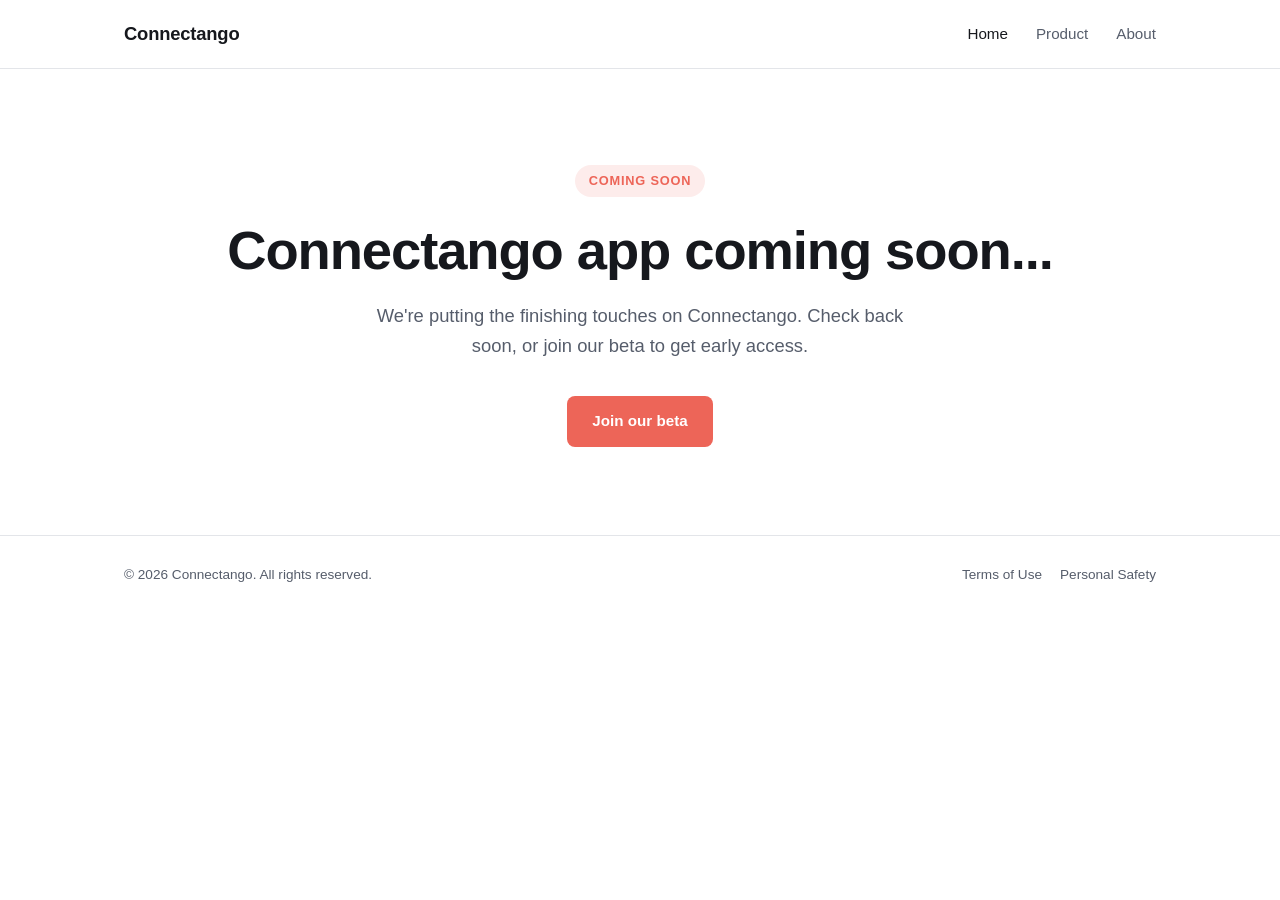
<file: index.html>
<!doctype html>
<html lang="en">
<head>
  <meta charset="utf-8" />
  <meta name="viewport" content="width=device-width, initial-scale=1" />
  <title>Connectango</title>
  <meta
    name="description"
    content="Connectango is a community app that helps Argentine tango dancers share rides, rooms, and hospitality, making tango travel more affordable and accessible."
  />
  <link rel="canonical" href="https://connectango.org/" />
  <link rel="stylesheet" href="css/styles.css" />
</head>
<body>
  <header class="site-header">
    <div class="wrap">
      <a class="logo" href="index.html">Connectango</a>
      <button class="nav-toggle" aria-label="Toggle navigation" aria-expanded="false">Menu</button>
      <nav class="site-nav">
        <a href="index.html" aria-current="page">Home</a>
        <a href="about-app.html">Product</a>
        <a href="about-us.html">About</a>
      </nav>
    </div>
  </header>

  <main>
    <section class="hero">
      <div class="wrap">
        <span class="eyebrow">Coming soon</span>
        <h1>Connectango app coming soon...</h1>
        <p class="lead">
          We're putting the finishing touches on Connectango. Check back soon,
          or join our beta to get early access.
        </p>
        <div class="cta-row">
          <a class="btn btn-primary" href="mailto:support@opentango.org?subject=Connectango%20Beta">Join our beta</a>
        </div>
      </div>
    </section>
  </main>

  <footer class="site-footer">
    <div class="wrap">
      <span>&copy; 2026 Connectango. All rights reserved.</span>
      <nav>
        <a href="terms.html">Terms of Use</a>
        <a href="personal-safety.html">Personal Safety</a>
      </nav>
    </div>
  </footer>

  <script src="js/main.js"></script>
</body>
</html>
</file>
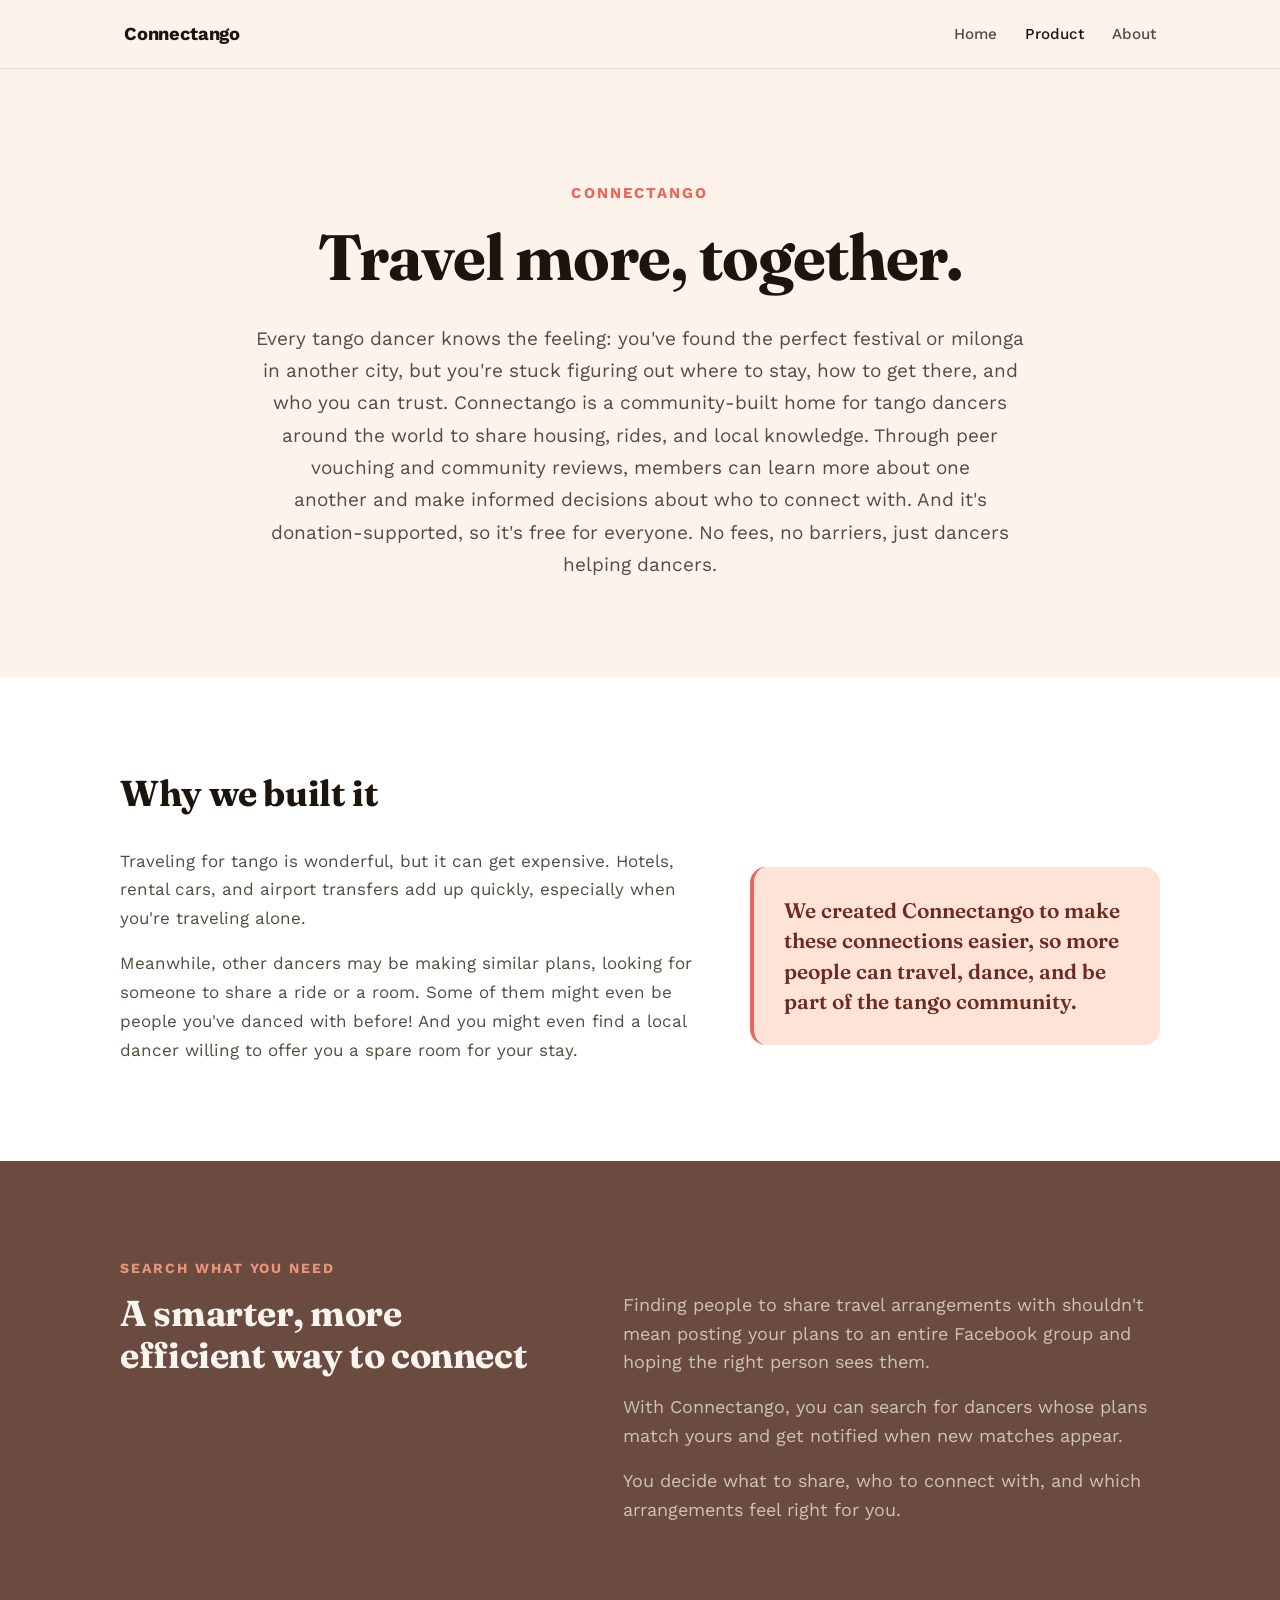
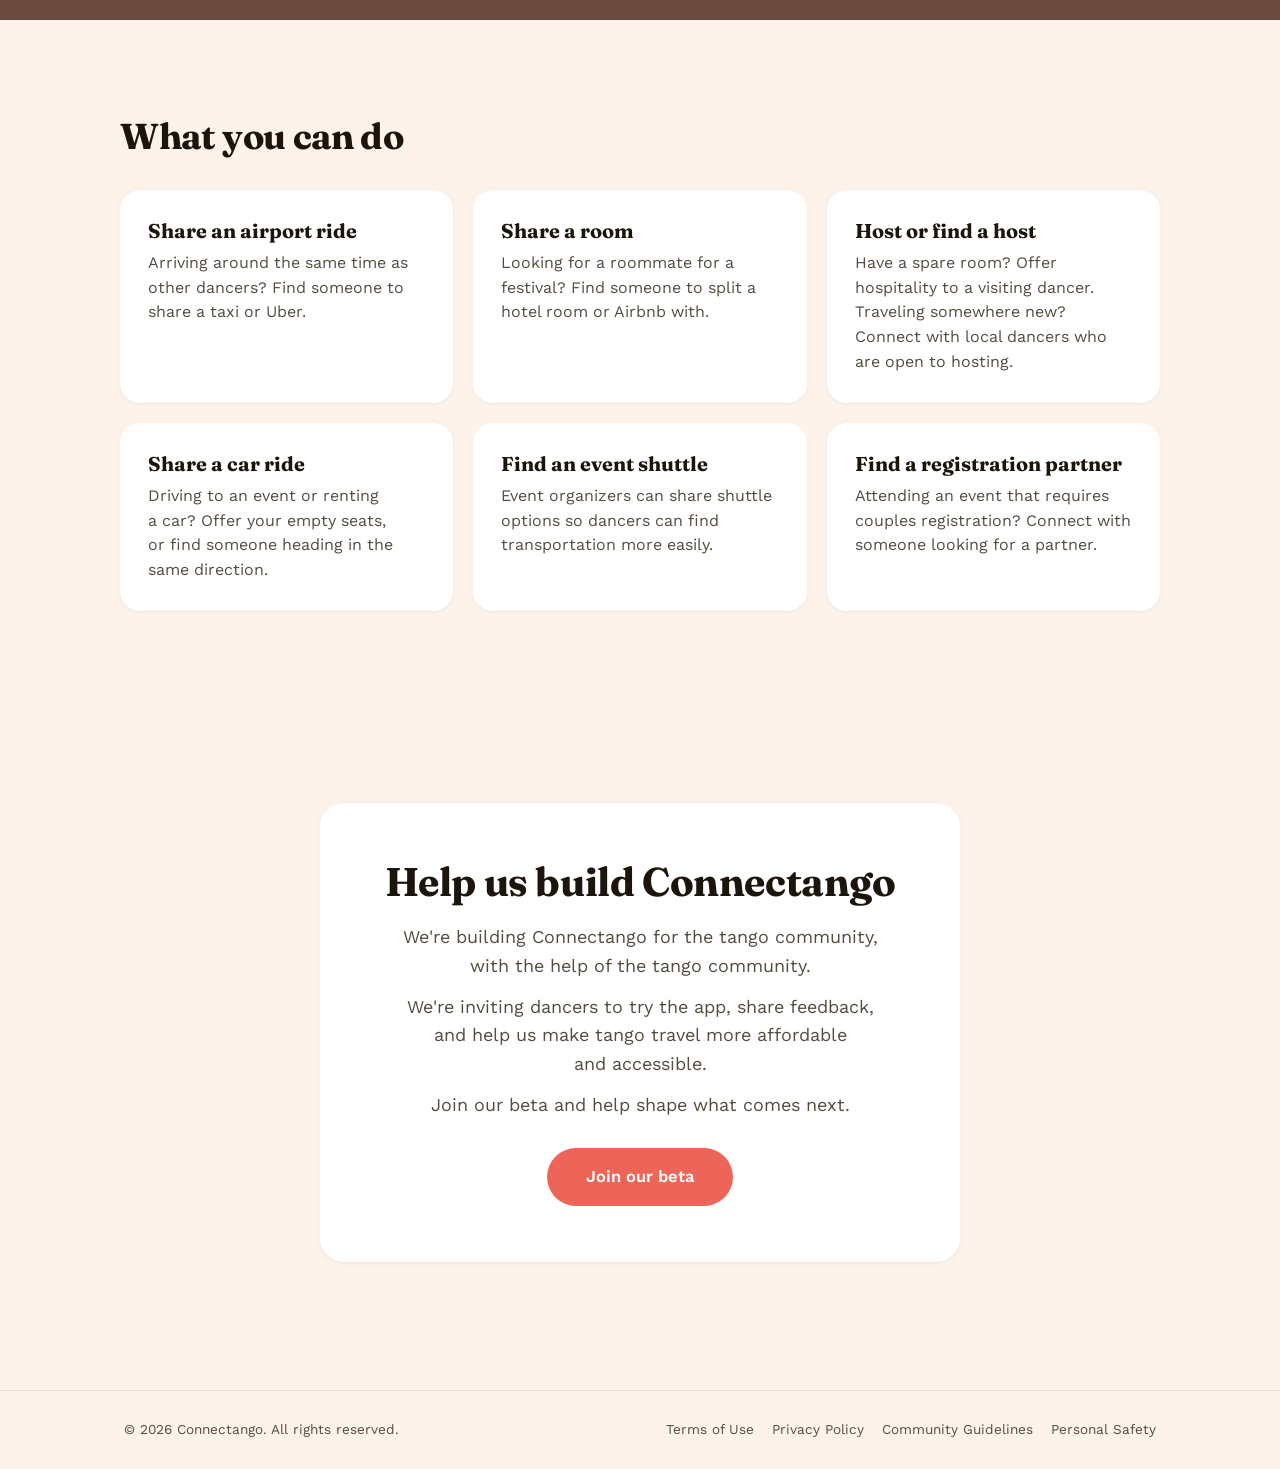
<file: about-app.html>
<!doctype html>
<html lang="en">
<head>
  <meta charset="utf-8" />
  <meta name="viewport" content="width=device-width, initial-scale=1" />
  <title>About — Connectango</title>
  <meta name="description" content="Connectango connects dancers whose journeys overlap — shared rides, shared rooms, and hosts, for tango trips." />
  <link rel="canonical" href="https://connectango.org/about-app.html" />
  <link rel="stylesheet" href="css/styles.css" />
  <link rel="preconnect" href="https://fonts.googleapis.com" />
  <link href="https://fonts.googleapis.com/css2?family=Fraunces:opsz,wght@9..144,600;9..144,700&family=Work+Sans:wght@400;500;600;700&display=swap" rel="stylesheet" />
  <style>
    /*
      This page carries its own finished visual design (warm cream /
      terracotta / Fraunces+Work Sans) from the about-page handoff.
      Scoping the shared tokens here — rather than editing css/styles.css —
      lets the shared header/footer pick up the same palette on this page
      without changing how they look anywhere else on the site.
    */
    :root {
      --bg: oklch(97% 0.015 65);
      --bg-alt: #fff;
      --text: oklch(20% 0.02 75);
      --text-muted: oklch(42% 0.02 75);
      --accent: #ED6558;
      --accent-hover: oklch(52% 0.16 30);
      --border: oklch(90% 0.015 75);

      /* Layout tokens: one content width, one gutter, one section rhythm. */
      --about-max: 1040px;
      --about-gutter: 40px;
      --about-band-y: 96px;
      --about-measure: 64ch;
    }

    body {
      font-family: 'Work Sans', -apple-system, BlinkMacSystemFont, "Segoe UI", Roboto, Helvetica, Arial, sans-serif;
    }

    /* ---------- Bands ---------- */

    .about-band {
      padding: var(--about-band-y) var(--about-gutter);
    }

    .about-band--alt {
      background: var(--bg-alt);
    }

    .about-band-inner {
      max-width: var(--about-max);
      margin: 0 auto;
    }

    .about-section-heading {
      font-family: 'Fraunces', serif;
      font-size: clamp(28px, 2.2vw + 14px, 36px);
      font-weight: 700;
      color: var(--text);
      letter-spacing: -0.01em;
      line-height: 1.15;
      margin: 0;
      text-wrap: balance;
    }

    /* ---------- Hero (headline + pitch together) ---------- */

    .about-hero {
      padding: 112px var(--about-gutter) var(--about-band-y);
      text-align: center;
    }

    .about-eyebrow {
      font-size: 15px;
      font-weight: 700;
      letter-spacing: 0.14em;
      text-transform: uppercase;
      color: var(--accent);
    }

    .about-hero h1 {
      font-family: 'Fraunces', serif;
      font-size: clamp(40px, 5vw + 12px, 64px);
      font-weight: 700;
      color: var(--text);
      margin: 18px 0 0;
      letter-spacing: -0.015em;
      line-height: 1.06;
      text-wrap: balance;
    }

    .about-pitch {
      font-size: clamp(17px, 0.4vw + 15px, 19px);
      color: var(--text-muted);
      line-height: 1.7;
      max-width: var(--about-measure);
      margin: 32px auto 0;
      text-wrap: pretty;
    }

    /* ---------- Why we built it: prose + pull quote ---------- */

    .about-split {
      display: grid;
      grid-template-columns: minmax(0, 7fr) minmax(0, 5fr);
      gap: 56px;
      align-items: center;
      margin-top: 32px;
    }

    .about-prose {
      font-size: 17px;
      color: var(--text-muted);
      line-height: 1.7;
      text-wrap: pretty;
      margin: 0;
      max-width: var(--about-measure);
    }

    .about-prose + .about-prose {
      margin-top: 16px;
    }

    .about-highlight {
      background: oklch(94% 0.04 40);
      border-left: 4px solid var(--accent);
      border-radius: 16px;
      padding: 28px 30px;
      margin: 0;
    }

    .about-highlight p {
      font-family: 'Fraunces', serif;
      font-size: 21px;
      color: oklch(38% 0.1 30);
      font-weight: 600;
      line-height: 1.45;
      text-wrap: pretty;
      margin: 0;
    }

    /* ---------- Dark band: heading left, copy right ---------- */

    .about-dark {
      background: #6B4A40;
    }

    .about-dark-layout {
      display: grid;
      grid-template-columns: minmax(0, 5fr) minmax(0, 6fr);
      gap: 56px;
      align-items: start;
    }

    .about-dark-eyebrow {
      font-size: 14px;
      font-weight: 700;
      letter-spacing: 0.14em;
      text-transform: uppercase;
      color: oklch(75% 0.11 40);
    }

    .about-dark h2 {
      font-family: 'Fraunces', serif;
      font-size: clamp(28px, 2.2vw + 14px, 36px);
      font-weight: 700;
      color: oklch(97% 0.01 75);
      margin: 14px 0 0;
      letter-spacing: -0.01em;
      line-height: 1.15;
      text-wrap: balance;
    }

    .about-dark-copy p {
      font-size: 18px;
      color: oklch(82% 0.02 75);
      margin: 0;
      line-height: 1.6;
      text-wrap: pretty;
    }

    .about-dark-copy p + p {
      margin-top: 16px;
    }

    /* Optical alignment: start the copy level with the headline, not the eyebrow. */
    .about-dark-copy {
      padding-top: 34px;
    }

    /* ---------- What you can do: 3 × 2 card grid ---------- */

    .about-do-grid {
      display: grid;
      grid-template-columns: repeat(3, minmax(0, 1fr));
      gap: 20px;
      margin: 32px 0 0;
      padding: 0;
      list-style: none;
    }

    .about-do-card {
      background: #fff;
      border-radius: 20px;
      padding: 28px;
      box-shadow: 0 1px 2px rgba(0, 0, 0, 0.04), 0 1px 8px rgba(0, 0, 0, 0.03);
    }

    .about-do-card h3 {
      font-family: 'Fraunces', serif;
      font-size: 20px;
      font-weight: 700;
      color: var(--text);
      line-height: 1.25;
      margin: 0;
    }

    .about-do-card p {
      font-size: 16px;
      color: var(--text-muted);
      margin: 8px 0 0;
      line-height: 1.55;
      text-wrap: pretty;
    }

    /* ---------- CTA ---------- */

    .about-cta {
      padding: var(--about-band-y) var(--about-gutter) 128px;
    }

    .about-cta-inner {
      max-width: 640px;
      margin: 0 auto;
      text-align: center;
      background: var(--bg-alt);
      border-radius: 24px;
      padding: 56px 48px;
      box-shadow: 0 1px 2px rgba(0, 0, 0, 0.04), 0 1px 8px rgba(0, 0, 0, 0.03);
    }

    .about-cta h2 {
      font-family: 'Fraunces', serif;
      font-size: clamp(30px, 2.6vw + 16px, 40px);
      font-weight: 700;
      color: var(--text);
      margin: 0;
      letter-spacing: -0.01em;
      line-height: 1.15;
      text-wrap: balance;
    }

    .about-cta p {
      font-size: 18px;
      color: var(--text-muted);
      margin: 12px auto 0;
      max-width: 500px;
      line-height: 1.6;
      text-wrap: pretty;
    }

    .about-cta h2 + p {
      margin-top: 18px;
    }

    .about-cta .btn-primary {
      margin-top: 28px;
      padding: 15px 38px;
      border-radius: 999px;
      font-size: 16.5px;
    }

    /* ---------- Tablet ---------- */

    @media (max-width: 960px) {
      :root {
        --about-band-y: 80px;
      }

      .about-do-grid {
        grid-template-columns: repeat(2, minmax(0, 1fr));
      }

      .about-split,
      .about-dark-layout {
        gap: 40px;
      }
    }

    @media (max-width: 800px) {
      .about-split,
      .about-dark-layout {
        grid-template-columns: 1fr;
        gap: 28px;
      }

      .about-dark-copy {
        padding-top: 0;
      }
    }

    /* ---------- Phone ---------- */

    @media (max-width: 640px) {
      :root {
        --about-gutter: 20px;
        --about-band-y: 60px;
      }

      .about-hero {
        padding-top: 64px;
      }

      .about-pitch {
        margin-top: 24px;
      }

      .about-do-grid {
        grid-template-columns: 1fr;
        gap: 14px;
      }

      .about-do-card {
        padding: 22px 22px 24px;
      }

      .about-highlight {
        padding: 22px 22px;
      }

      .about-highlight p {
        font-size: 19px;
      }

      .about-cta {
        padding-bottom: 80px;
      }

      .about-cta-inner {
        padding: 40px 22px;
        border-radius: 20px;
      }

      .about-cta .btn-primary {
        display: block;
      }
    }
  </style>
</head>
<body>
  <header class="site-header">
    <div class="wrap">
      <a class="logo" href="index.html">Connectango</a>
      <button class="nav-toggle" aria-label="Toggle navigation" aria-expanded="false">Menu</button>
      <nav class="site-nav">
        <a href="index.html">Home</a>
        <a href="about-app.html" aria-current="page">Product</a>
        <a href="about-us.html">About</a>
      </nav>
    </div>
  </header>

  <main>

    <section class="about-hero">
      <div class="about-eyebrow">Connectango</div>
      <h1>Travel more, together.</h1>
      <p class="about-pitch">Every tango dancer knows the feeling: you've found the perfect festival or milonga in another city, but you're stuck figuring out where to stay, how to get there, and who you can trust. Connectango is a community-built home for tango dancers around the world to share housing, rides, and local knowledge. Through peer vouching and community reviews, members can learn more about one another and make informed decisions about who to connect with. And it's donation-supported, so it's free for everyone. No fees, no barriers, just dancers helping dancers.</p>
    </section>

    <section class="about-band about-band--alt" aria-labelledby="why-heading">
      <div class="about-band-inner">
        <h2 class="about-section-heading" id="why-heading">Why we built it</h2>
        <div class="about-split">
          <div>
            <p class="about-prose">Traveling for tango is wonderful, but it can get expensive. Hotels, rental cars, and airport transfers add up quickly, especially when you're traveling alone.</p>
            <p class="about-prose">Meanwhile, other dancers may be making similar plans, looking for someone to share a ride or a room. Some of them might even be people you've danced with before! And you might even find a local dancer willing to offer you a spare room for your stay.</p>
          </div>
          <blockquote class="about-highlight">
            <p>We created Connectango to make these connections easier, so more people can travel, dance, and be part of the tango community.</p>
          </blockquote>
        </div>
      </div>
    </section>

    <section class="about-band about-dark" aria-labelledby="search-heading">
      <div class="about-band-inner about-dark-layout">
        <div>
          <div class="about-dark-eyebrow">Search what you need</div>
          <h2 id="search-heading">A smarter, more efficient way to connect</h2>
        </div>
        <div class="about-dark-copy">
          <p>Finding people to share travel arrangements with shouldn't mean posting your plans to an entire Facebook group and hoping the right person sees them.</p>
          <p>With Connectango, you can search for dancers whose plans match yours and get notified when new matches appear.</p>
          <p>You decide what to share, who to connect with, and which arrangements feel right for you.</p>
        </div>
      </div>
    </section>

    <section class="about-band" aria-labelledby="do-heading">
      <div class="about-band-inner">
        <h2 class="about-section-heading" id="do-heading">What you can do</h2>
        <ul class="about-do-grid">
          <li class="about-do-card">
            <h3>Share an airport ride</h3>
            <p>Arriving around the same time as other dancers? Find someone to share a taxi or Uber.</p>
          </li>
          <li class="about-do-card">
            <h3>Share a room</h3>
            <p>Looking for a roommate for a festival? Find someone to split a hotel room or Airbnb with.</p>
          </li>
          <li class="about-do-card">
            <h3>Host or find a host</h3>
            <p>Have a spare room? Offer hospitality to a visiting dancer. Traveling somewhere new? Connect with local dancers who are open to hosting.</p>
          </li>
          <li class="about-do-card">
            <h3>Share a car ride</h3>
            <p>Driving to an event or renting a car? Offer your empty seats, or find someone heading in the same direction.</p>
          </li>
          <li class="about-do-card">
            <h3>Find an event shuttle</h3>
            <p>Event organizers can share shuttle options so dancers can find transportation more easily.</p>
          </li>
          <li class="about-do-card">
            <h3>Find a registration partner</h3>
            <p>Attending an event that requires couples registration? Connect with someone looking for a partner.</p>
          </li>
        </ul>
      </div>
    </section>

    <section class="about-cta" aria-labelledby="cta-heading">
      <div class="about-cta-inner">
        <h2 id="cta-heading">Help us build Connectango</h2>
        <p>We're building Connectango for the tango community, with the help of the tango community.</p>
        <p>We're inviting dancers to try the app, share feedback, and help us make tango travel more affordable and accessible.</p>
        <p>Join our beta and help shape what comes next.</p>
        <a class="btn btn-primary" href="mailto:support@opentango.org?subject=Connectango%20Beta">Join our beta</a>
      </div>
    </section>

  </main>

  <footer class="site-footer">
    <div class="wrap">
      <span>&copy; 2026 Connectango. All rights reserved.</span>
      <nav>
        <a href="terms.html">Terms of Use</a>
        <a href="privacy-policy.html">Privacy Policy</a>
        <a href="community-guidelines.html">Community Guidelines</a>
        <a href="personal-safety.html">Personal Safety</a>
      </nav>
    </div>
  </footer>

  <script src="js/main.js"></script>
</body>
</html>
</file>
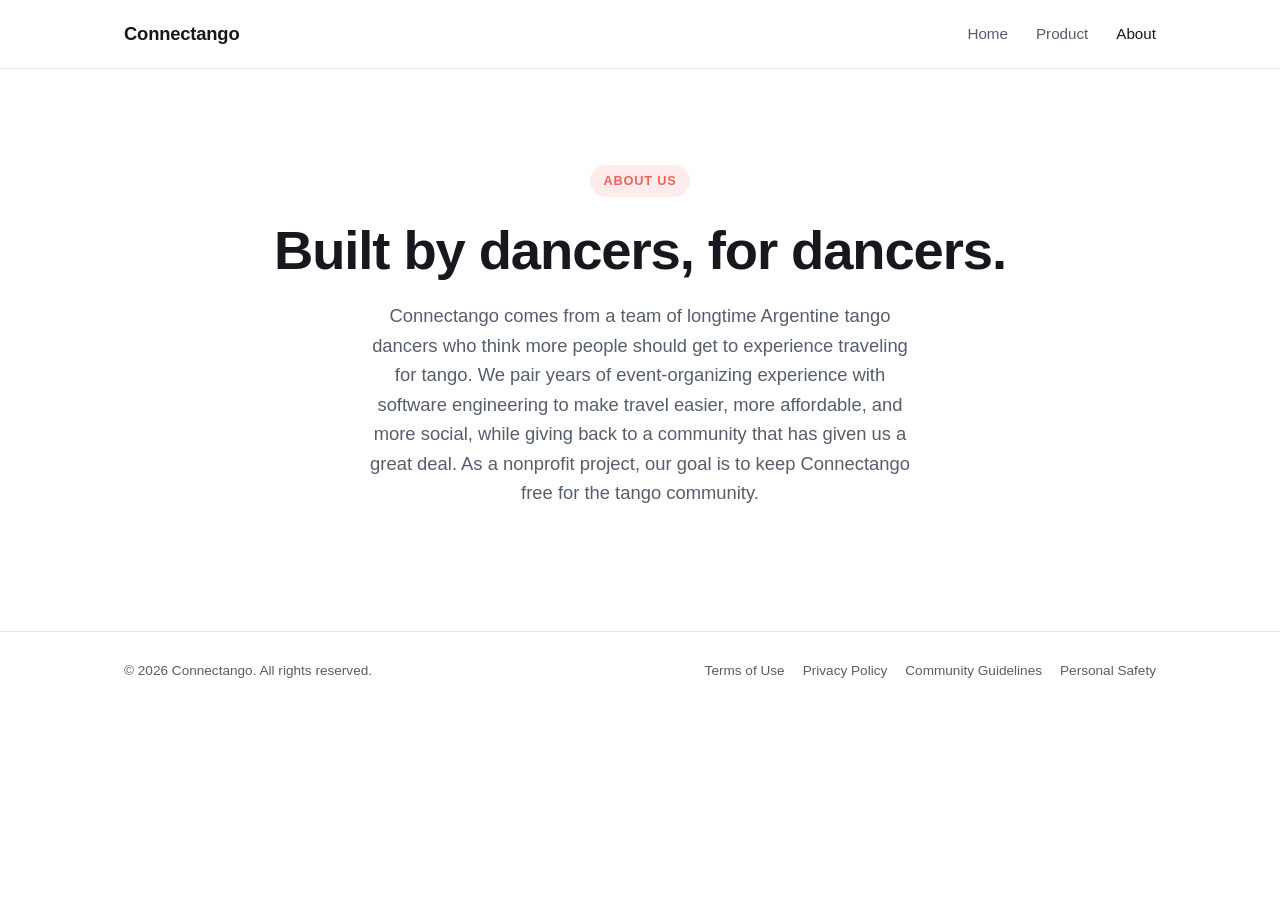
<file: about-us.html>
<!doctype html>
<html lang="en">
<head>
  <meta charset="utf-8" />
  <meta name="viewport" content="width=device-width, initial-scale=1" />
  <title>About Us — Connectango</title>
  <meta name="description" content="Connectango comes from a team of longtime Argentine tango dancers making travel easier and more affordable, and giving back to a community that has given us a great deal." />
  <link rel="canonical" href="https://connectango.org/about-us.html" />
  <link rel="stylesheet" href="css/styles.css" />
</head>
<body>
  <header class="site-header">
    <div class="wrap">
      <a class="logo" href="index.html">Connectango</a>
      <button class="nav-toggle" aria-label="Toggle navigation" aria-expanded="false">Menu</button>
      <nav class="site-nav">
        <a href="index.html">Home</a>
        <a href="about-app.html">Product</a>
        <a href="about-us.html" aria-current="page">About</a>
      </nav>
    </div>
  </header>

  <main>
    <section class="hero">
      <div class="wrap">
        <span class="eyebrow">About us</span>
        <h1>Built by dancers, for dancers.</h1>
        <p class="lead">
          Connectango comes from a team of longtime Argentine tango dancers
          who think more people should get to experience traveling for
          tango. We pair years of event-organizing experience with
          software engineering to make travel easier, more affordable, and more social,
          while giving back to a community that has given us a great deal. As a nonprofit 
          project, our goal is to keep Connectango free for the tango community.
        </p>
      </div>
    </section>
  </main>

  <footer class="site-footer">
    <div class="wrap">
      <span>&copy; 2026 Connectango. All rights reserved.</span>
      <nav>
        <a href="terms.html">Terms of Use</a>
        <a href="privacy-policy.html">Privacy Policy</a>
        <a href="community-guidelines.html">Community Guidelines</a>
        <a href="personal-safety.html">Personal Safety</a>
      </nav>
    </div>
  </footer>

  <script src="js/main.js"></script>
</body>
</html>
</file>
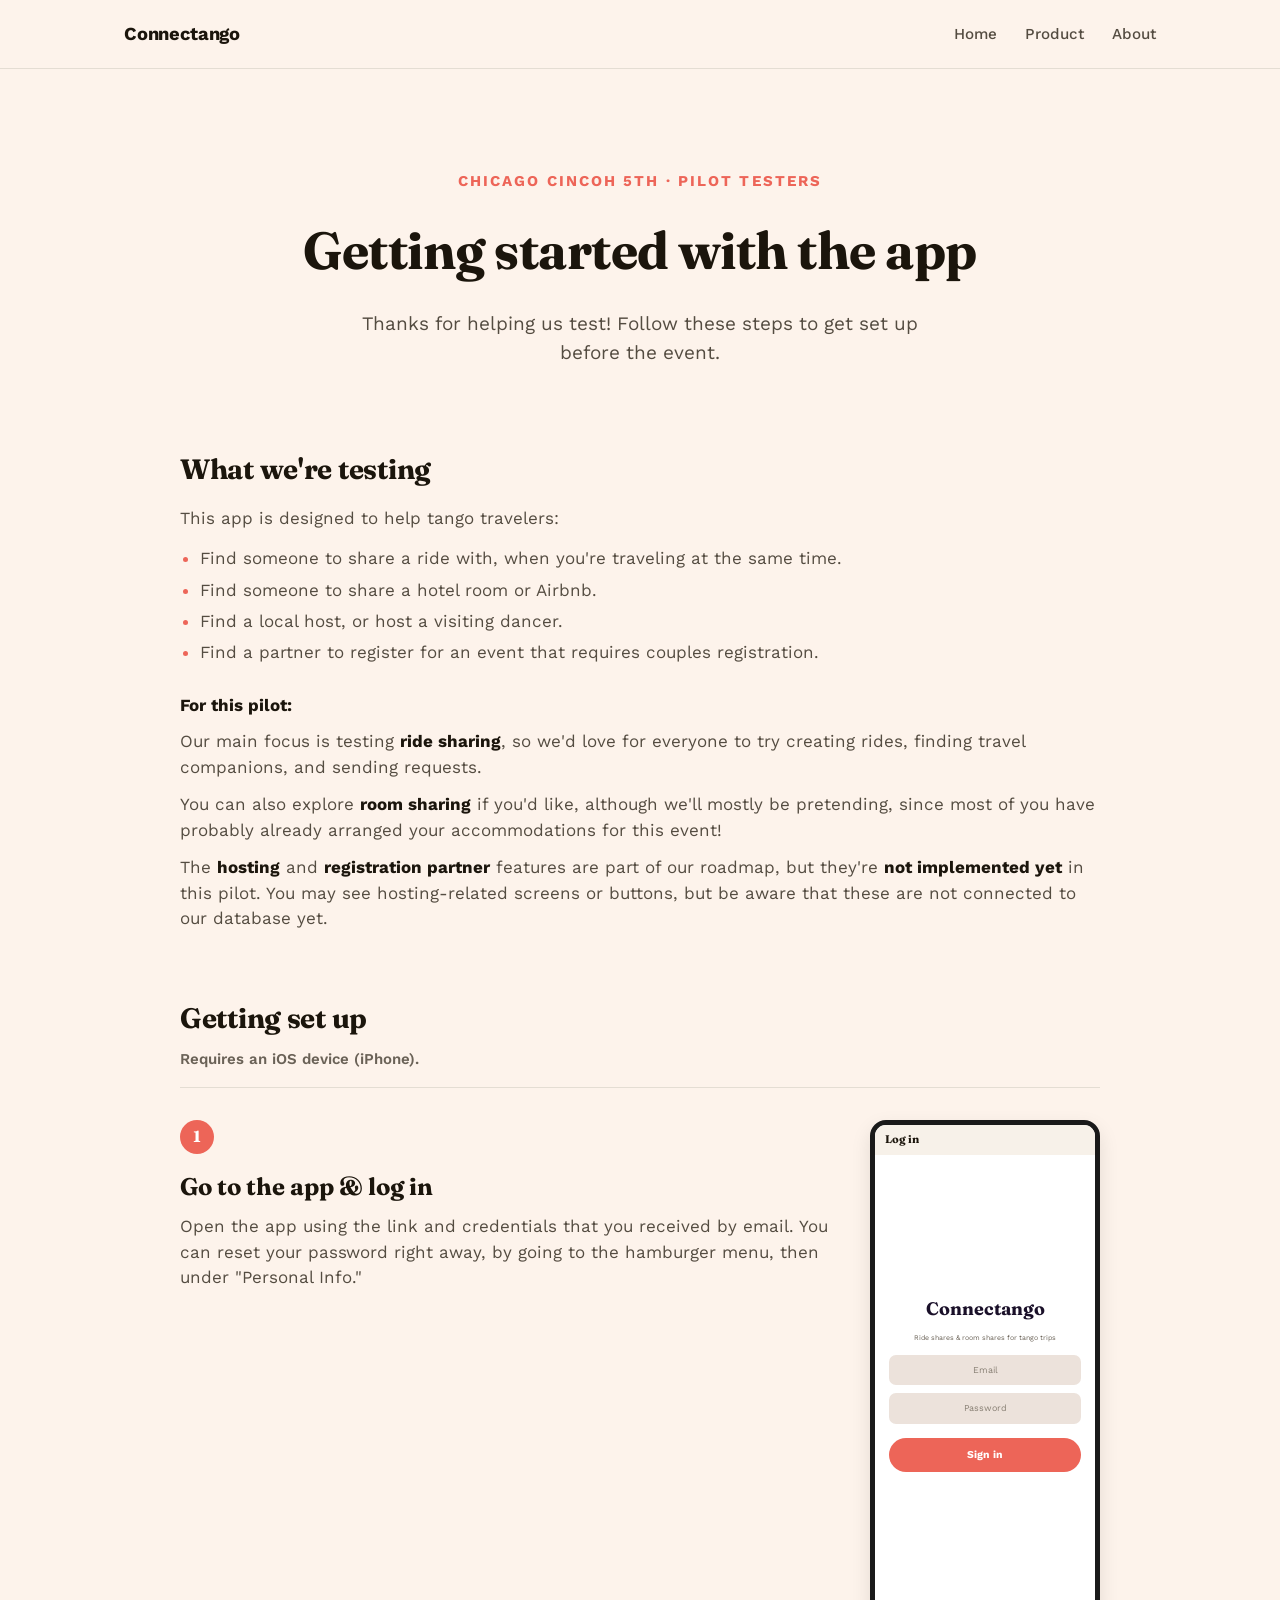
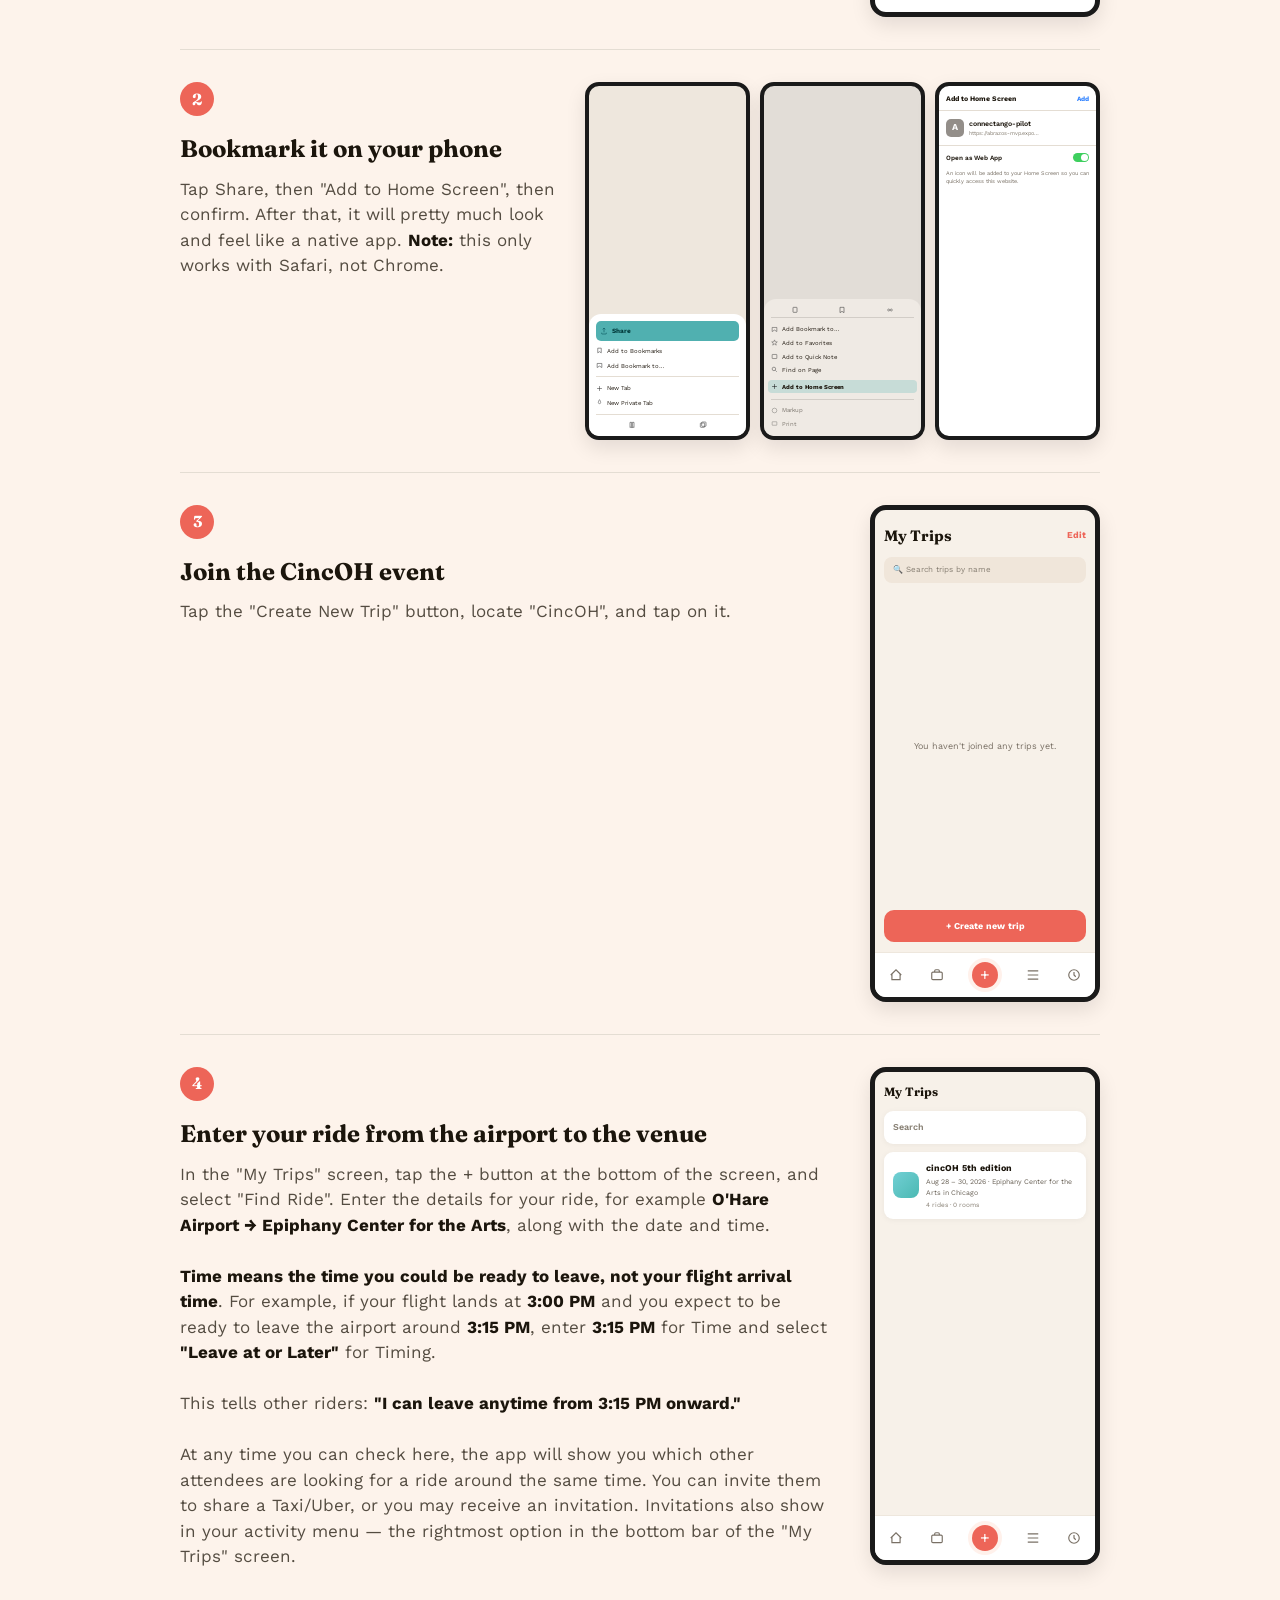
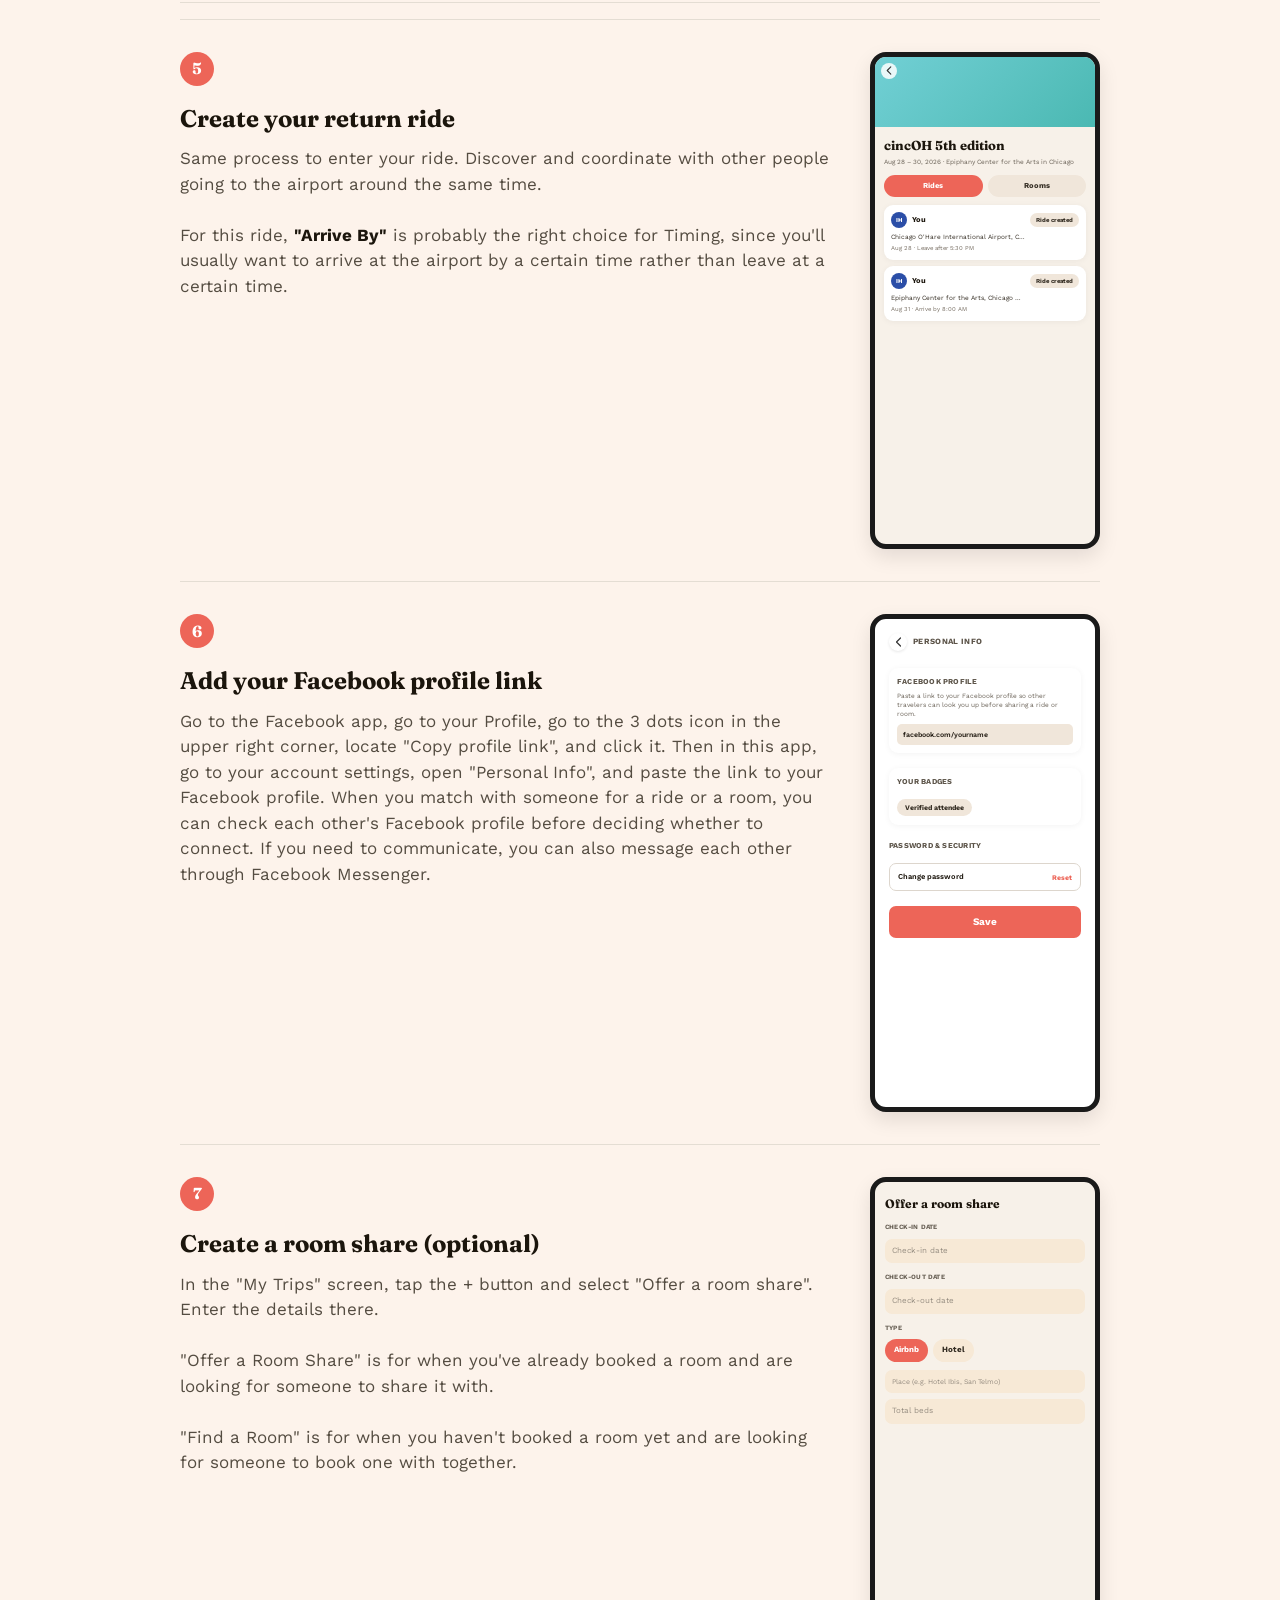
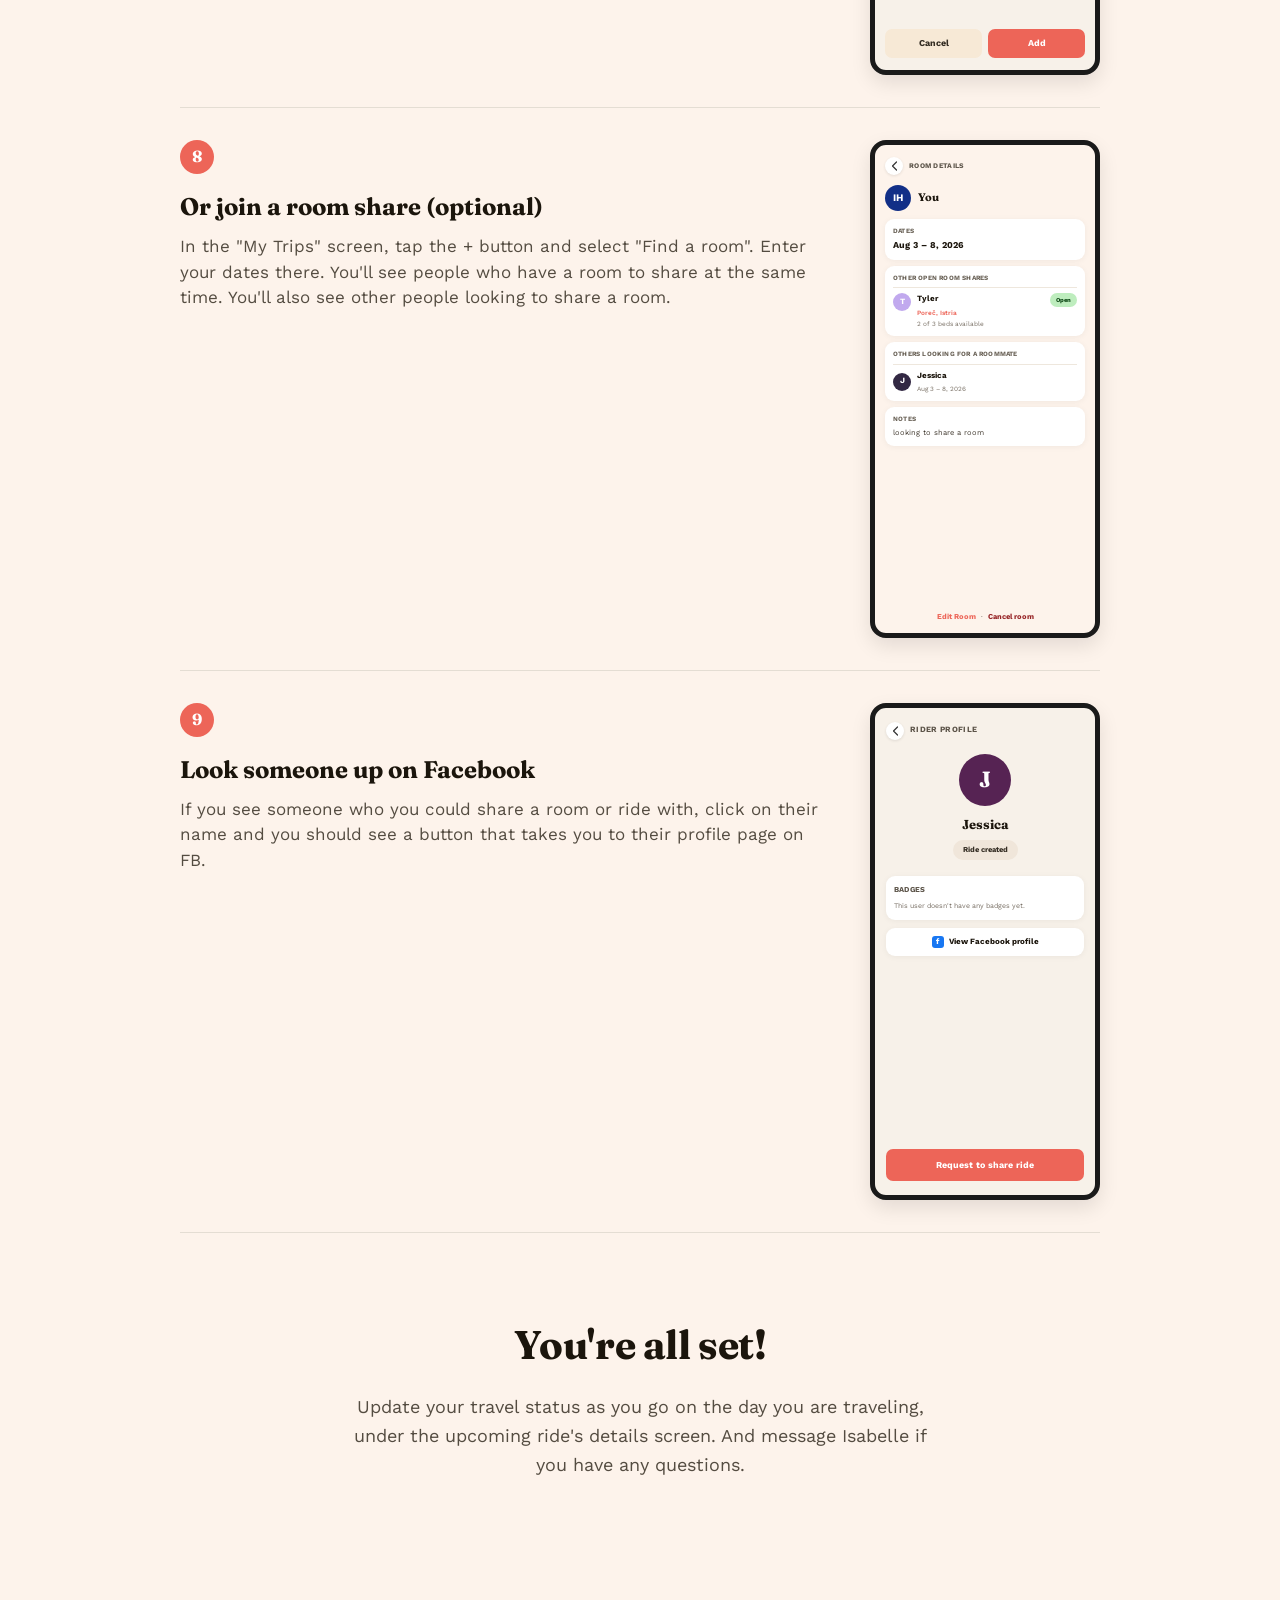
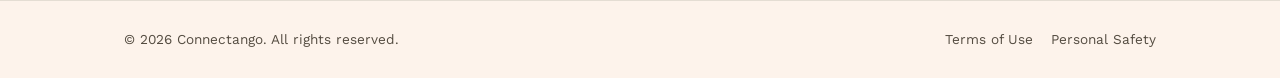
<file: cincoh5pilot.html>
<!doctype html>
<html lang="en">
<head>
  <meta charset="utf-8" />
  <meta name="viewport" content="width=device-width, initial-scale=1" />
  <title>Cincoh 5 Pilot — Connectango</title>
  <meta name="description" content="Getting started guide for Connectango Cincoh 5 pilot testers." />
  <link rel="stylesheet" href="css/styles.css" />
  <link rel="preconnect" href="https://fonts.googleapis.com" />
  <link href="https://fonts.googleapis.com/css2?family=Fraunces:opsz,wght@9..144,600;9..144,700&family=Work+Sans:wght@400;500;600;700&display=swap" rel="stylesheet" />
  <style>
    /*
      This page carries its own finished visual design (warm cream /
      terracotta / Fraunces+Work Sans) from the pilot onboarding handoff.
      Scoping the shared tokens here — rather than editing css/styles.css —
      lets the shared header/footer pick up the same palette on this page
      without changing how they look anywhere else on the site.
    */
    :root {
      --bg: oklch(97% 0.015 65);
      --bg-alt: oklch(96% 0.012 75);
      --text: oklch(20% 0.02 75);
      --text-muted: oklch(42% 0.02 75);
      --accent: #ED6558;
      --accent-hover: oklch(54.6% 0.182 24.1);
      --border: oklch(90% 0.015 75);
    }

    body {
      font-family: 'Work Sans', -apple-system, BlinkMacSystemFont, "Segoe UI", Roboto, Helvetica, Arial, sans-serif;
    }

    .testing-list li::marker {
      color: var(--accent);
    }

    @media (max-width: 720px) {
      .pilot-container {
        padding: 60px 20px 80px !important;
      }
      .pilot-hero-title {
        font-size: 38px !important;
      }
      .step-row {
        flex-direction: column-reverse !important;
      }
      .step-text {
        flex: none !important;
        width: 100% !important;
      }
    }
  </style>
</head>
<body>
  <header class="site-header">
    <div class="wrap">
      <a class="logo" href="index.html">Connectango</a>
      <button class="nav-toggle" aria-label="Toggle navigation" aria-expanded="false">Menu</button>
      <nav class="site-nav">
        <a href="index.html">Home</a>
        <a href="about-app.html">Product</a>
        <a href="about-us.html">About</a>
      </nav>
    </div>
  </header>

  <main>

<div class="pilot-container" style="max-width:1000px; margin:0 auto; padding:100px 40px 120px;">

  <div style="text-align:center;">
    <div style="font-family:'Work Sans',sans-serif; font-size:15px; font-weight:700; letter-spacing:0.14em; text-transform:uppercase; color:var(--accent);">Chicago CincOH 5th · Pilot Testers</div>
    <div class="pilot-hero-title" style="font-family:'Fraunces',serif; font-size:52px; font-weight:700; color:oklch(20% 0.02 75); margin-top:16px; letter-spacing:-0.01em;">Getting started with the app</div>
    <div style="font-family:'Work Sans',sans-serif; font-size:19px; color:oklch(42% 0.02 75); margin-top:18px; max-width:600px; margin-left:auto; margin-right:auto; line-height:1.5;">Thanks for helping us test! Follow these steps to get set up before the event.</div>
  </div>

  <div style="margin-top:80px;">
    <div style="font-family:'Fraunces',serif; font-size:28px; font-weight:700; color:oklch(20% 0.02 75); letter-spacing:-0.01em;">What we're testing</div>
    <div style="font-family:'Work Sans',sans-serif; font-size:17px; color:oklch(42% 0.02 75); margin-top:14px; line-height:1.5;">This app is designed to help tango travelers:</div>
    <ul class="testing-list" style="margin:14px 0 0; padding-left:20px; font-family:'Work Sans',sans-serif; font-size:17px; color:oklch(42% 0.02 75); line-height:1.6;">
      <li style="margin-bottom:4px;">Find someone to share a ride with, when you're traveling at the same time.</li>
      <li style="margin-bottom:4px;">Find someone to share a hotel room or Airbnb.</li>
      <li style="margin-bottom:4px;">Find a local host, or host a visiting dancer.</li>
      <li>Find a partner to register for an event that requires couples registration.</li>
    </ul>
    <div style="font-family:'Work Sans',sans-serif; font-size:17px; font-weight:700; color:oklch(20% 0.02 75); margin-top:26px;">For this pilot:</div>
    <div style="font-family:'Work Sans',sans-serif; font-size:17px; color:oklch(42% 0.02 75); margin-top:10px; line-height:1.5;">Our main focus is testing <strong style="color:oklch(20% 0.02 75);">ride sharing</strong>, so we'd love for everyone to try creating rides, finding travel companions, and sending requests.</div>
    <div style="font-family:'Work Sans',sans-serif; font-size:17px; color:oklch(42% 0.02 75); margin-top:12px; line-height:1.5;">You can also explore <strong style="color:oklch(20% 0.02 75);">room sharing</strong> if you'd like, although we'll mostly be pretending, since most of you have probably already arranged your accommodations for this event!</div>
    <div style="font-family:'Work Sans',sans-serif; font-size:17px; color:oklch(42% 0.02 75); margin-top:12px; line-height:1.5;">The <strong style="color:oklch(20% 0.02 75);">hosting</strong> and <strong style="color:oklch(20% 0.02 75);">registration partner</strong> features are part of our roadmap, but they're <strong style="color:oklch(20% 0.02 75);">not implemented yet</strong> in this pilot. You may see hosting-related screens or buttons, but be aware that these are not connected to our database yet.</div>
  </div>

  <div style="font-family:'Fraunces',serif; font-size:28px; font-weight:700; color:oklch(20% 0.02 75); letter-spacing:-0.01em; margin-top:64px;">Getting set up</div>
  <div style="font-family:'Work Sans',sans-serif; font-size:15px; font-weight:600; color:oklch(50% 0.02 75); margin-top:6px;">Requires an iOS device (iPhone).</div>

  <div style="display:flex; flex-direction:column; gap:0; margin-top:16px;">

    <div class="step-row" style="display:flex; align-items:flex-start; gap:40px; padding:32px 0; border-top:1px solid oklch(90% 0.015 75);">
      <div class="step-text" style="flex:1;">
        <div style="width:34px; height:34px; border-radius:50%; background:var(--accent); color:#fff; display:flex; align-items:center; justify-content:center; font-family:'Fraunces',serif; font-size:16px; font-weight:700;">1</div>
        <div style="font-family:'Fraunces',serif; font-size:24px; font-weight:700; color:oklch(20% 0.02 75); margin-top:14px;">Go to the app &amp; log in</div>
        <div style="font-family:'Work Sans',sans-serif; font-size:17px; color:oklch(42% 0.02 75); margin-top:8px; line-height:1.5;">Open the app using the link and credentials that you received by email. You can reset your password right away, by going to the hamburger menu, then under "Personal Info."</div>
      </div>
      <div style="flex-shrink:0; width:230px; aspect-ratio:390/844; box-sizing:border-box; background:#fff; border-radius:16px; box-shadow:0 8px 20px rgba(0,0,0,0.1); border:5px solid #1a1a1a; overflow:hidden; display:flex; flex-direction:column;">
        <div style="height:30px; background:oklch(96% 0.012 75); flex-shrink:0; display:flex; align-items:center; padding:0 10px;">
          <div style="font-family:'Fraunces',serif; font-size:11px; font-weight:700; color:oklch(20% 0.02 75);">Log in</div>
        </div>
        <div style="flex:1; display:flex; flex-direction:column; justify-content:center; align-items:center; text-align:center; gap:8px; padding:14px;">
          <div style="font-family:'Fraunces',serif; font-size:18px; font-weight:700; color:oklch(20% 0.05 300);">Connectango</div>
          <div style="font-family:'Work Sans',sans-serif; font-size:7px; color:oklch(50% 0.02 75); margin-bottom:4px;">Ride shares &amp; room shares for tango trips</div>
          <div style="width:100%; padding:8px 9px; border-radius:7px; background:oklch(92% 0.015 60); font-family:'Work Sans',sans-serif; font-size:9px; color:oklch(60% 0.02 75); box-sizing:border-box;">Email</div>
          <div style="width:100%; padding:8px 9px; border-radius:7px; background:oklch(92% 0.015 60); font-family:'Work Sans',sans-serif; font-size:9px; color:oklch(60% 0.02 75); box-sizing:border-box;">Password</div>
          <div style="width:100%; text-align:center; padding:9px; border-radius:20px; background:var(--accent); color:#fff; font-family:'Work Sans',sans-serif; font-size:10.5px; font-weight:700; margin-top:6px; box-sizing:border-box;">Sign in</div>
        </div>
      </div>
    </div>

    <div class="step-row" style="display:flex; align-items:flex-start; gap:24px; padding:32px 0; border-top:1px solid oklch(90% 0.015 75);">
      <div class="step-text" style="flex:1;">
        <div style="width:34px; height:34px; border-radius:50%; background:var(--accent); color:#fff; display:flex; align-items:center; justify-content:center; font-family:'Fraunces',serif; font-size:16px; font-weight:700;">2</div>
        <div style="font-family:'Fraunces',serif; font-size:24px; font-weight:700; color:oklch(20% 0.02 75); margin-top:14px;">Bookmark it on your phone </div>
        <div style="font-family:'Work Sans',sans-serif; font-size:17px; color:oklch(42% 0.02 75); margin-top:8px; line-height:1.5;">Tap Share, then "Add to Home Screen", then confirm. After that, it will pretty much look and feel like a native app. <strong style="color:oklch(20% 0.02 75);">Note:</strong> this only works with Safari, not Chrome.</div>
      </div>
      <div style="flex-shrink:0; display:flex; gap:10px;">
        <div style="width:165px; aspect-ratio:390/844; box-sizing:border-box; background:oklch(93% 0.015 75); border-radius:14px; box-shadow:0 8px 20px rgba(0,0,0,0.1); border:4px solid #1a1a1a; overflow:hidden; display:flex; flex-direction:column; justify-content:flex-end;">
          <div style="background:#fff; border-radius:12px 12px 0 0; padding:7px; display:flex; flex-direction:column; gap:5px;">
            <div style="padding:5px 4px; border-radius:5px; background:oklch(70% 0.09 195); display:flex; align-items:center; gap:4px;">
              <svg width="8" height="8" viewBox="0 0 24 24"><path d="M12 3v13m0-13 4 4m-4-4-4 4M5 17v3a1 1 0 0 0 1 1h12a1 1 0 0 0 1-1v-3" fill="none" stroke="#0d5c63" stroke-width="2"></path></svg>
              <div style="font-family:'Work Sans',sans-serif; font-size:6.5px; font-weight:700; color:oklch(30% 0.08 195);">Share</div>
            </div>
            <div style="display:flex; align-items:center; gap:4px;">
              <svg width="7" height="7" viewBox="0 0 24 24"><path d="M6 4h12v16l-6-4-6 4Z" fill="none" stroke="#333" stroke-width="1.8"></path></svg>
              <div style="font-family:'Work Sans',sans-serif; font-size:6px; color:oklch(25% 0.02 75);">Add to Bookmarks</div>
            </div>
            <div style="display:flex; align-items:center; gap:4px;">
              <svg width="7" height="7" viewBox="0 0 24 24"><path d="M4 5h16v14l-8-5-8 5Z" fill="none" stroke="#333" stroke-width="1.8"></path></svg>
              <div style="font-family:'Work Sans',sans-serif; font-size:6px; color:oklch(25% 0.02 75);">Add Bookmark to…</div>
            </div>
            <div style="height:1px; background:oklch(90% 0.015 75); margin:1px 0;"></div>
            <div style="display:flex; align-items:center; gap:4px;">
              <svg width="7" height="7" viewBox="0 0 24 24"><path d="M12 5v14M5 12h14" fill="none" stroke="#333" stroke-width="1.8" stroke-linecap="round"></path></svg>
              <div style="font-family:'Work Sans',sans-serif; font-size:6px; color:oklch(25% 0.02 75);">New Tab</div>
            </div>
            <div style="display:flex; align-items:center; gap:4px;">
              <svg width="7" height="7" viewBox="0 0 24 24"><path d="M12 2C10 5 8 8 8 12a4 4 0 0 0 8 0c0-4-2-7-4-10Z" fill="none" stroke="#333" stroke-width="1.6"></path></svg>
              <div style="font-family:'Work Sans',sans-serif; font-size:6px; color:oklch(25% 0.02 75);">New Private Tab</div>
            </div>
            <div style="height:1px; background:oklch(90% 0.015 75); margin:1px 0;"></div>
            <div style="display:flex; justify-content:space-around;">
              <svg width="8" height="8" viewBox="0 0 24 24"><path d="M6 4h5v16l-2.5-2-2.5 2Zm7 0h5v16l-2.5-2-2.5 2Z" fill="none" stroke="#333" stroke-width="1.6"></path></svg>
              <svg width="8" height="8" viewBox="0 0 24 24"><rect x="4" y="6" width="13" height="13" rx="2" fill="none" stroke="#333" stroke-width="1.6"></rect><rect x="8" y="3" width="13" height="13" rx="2" fill="none" stroke="#333" stroke-width="1.6"></rect></svg>
            </div>
          </div>
        </div>
        <div style="width:165px; aspect-ratio:390/844; box-sizing:border-box; background:oklch(90% 0.01 75); border-radius:14px; box-shadow:0 8px 20px rgba(0,0,0,0.1); border:4px solid #1a1a1a; overflow:hidden; display:flex; flex-direction:column; justify-content:flex-end;">
          <div style="background:oklch(94% 0.01 75); border-radius:12px 12px 0 0; padding:7px; display:flex; flex-direction:column; gap:4px;">
            <div style="display:flex; justify-content:space-around; padding-bottom:3px; border-bottom:1px solid oklch(85% 0.01 75); margin-bottom:2px;">
              <svg width="8" height="8" viewBox="0 0 24 24"><rect x="6" y="4" width="12" height="15" rx="1.5" fill="none" stroke="#333" stroke-width="1.6"></rect></svg>
              <svg width="8" height="8" viewBox="0 0 24 24"><path d="M6 4h12v16l-6-4-6 4Z" fill="none" stroke="#333" stroke-width="1.6"></path></svg>
              <svg width="8" height="8" viewBox="0 0 24 24"><circle cx="8" cy="12" r="3" fill="none" stroke="#333" stroke-width="1.4"></circle><circle cx="16" cy="12" r="3" fill="none" stroke="#333" stroke-width="1.4"></circle></svg>
            </div>
            <div style="display:flex; align-items:center; gap:4px;">
              <svg width="7" height="7" viewBox="0 0 24 24"><path d="M4 5h16v14l-8-5-8 5Z" fill="none" stroke="#333" stroke-width="1.6"></path></svg>
              <div style="font-family:'Work Sans',sans-serif; font-size:6px; color:oklch(25% 0.02 75);">Add Bookmark to…</div>
            </div>
            <div style="display:flex; align-items:center; gap:4px;">
              <svg width="7" height="7" viewBox="0 0 24 24"><path d="M12 3l2.6 6.6 7 .3-5.5 4.4 2 6.8-6.1-4-6.1 4 2-6.8-5.5-4.4 7-.3Z" fill="none" stroke="#333" stroke-width="1.4"></path></svg>
              <div style="font-family:'Work Sans',sans-serif; font-size:6px; color:oklch(25% 0.02 75);">Add to Favorites</div>
            </div>
            <div style="display:flex; align-items:center; gap:4px;">
              <svg width="7" height="7" viewBox="0 0 24 24"><rect x="4" y="5" width="16" height="14" rx="1.5" fill="none" stroke="#333" stroke-width="1.6"></rect></svg>
              <div style="font-family:'Work Sans',sans-serif; font-size:6px; color:oklch(25% 0.02 75);">Add to Quick Note</div>
            </div>
            <div style="display:flex; align-items:center; gap:4px;">
              <svg width="7" height="7" viewBox="0 0 24 24"><circle cx="10" cy="10" r="6" fill="none" stroke="#333" stroke-width="1.6"></circle><path d="M15 15l5 5" stroke="#333" stroke-width="1.6"></path></svg>
              <div style="font-family:'Work Sans',sans-serif; font-size:6px; color:oklch(25% 0.02 75);">Find on Page</div>
            </div>
            <div style="display:flex; align-items:center; gap:4px; background:oklch(70% 0.09 195 / 0.25); border-radius:4px; padding:2px 3px; margin:1px -3px;">
              <svg width="7" height="7" viewBox="0 0 24 24"><path d="M12 5v14M5 12h14" fill="none" stroke="#111" stroke-width="1.8" stroke-linecap="round"></path></svg>
              <div style="font-family:'Work Sans',sans-serif; font-size:6px; color:oklch(20% 0.02 75); font-weight:700;">Add to Home Screen</div>
            </div>
            <div style="height:1px; background:oklch(85% 0.01 75); margin:1px 0;"></div>
            <div style="display:flex; align-items:center; gap:4px; opacity:0.55;">
              <svg width="7" height="7" viewBox="0 0 24 24"><circle cx="12" cy="12" r="8" fill="none" stroke="#111" stroke-width="1.6"></circle></svg>
              <div style="font-family:'Work Sans',sans-serif; font-size:6px; color:oklch(25% 0.02 75);">Markup</div>
            </div>
            <div style="display:flex; align-items:center; gap:4px; opacity:0.55;">
              <svg width="7" height="7" viewBox="0 0 24 24"><rect x="4" y="6" width="16" height="12" rx="1" fill="none" stroke="#111" stroke-width="1.6"></rect></svg>
              <div style="font-family:'Work Sans',sans-serif; font-size:6px; color:oklch(25% 0.02 75);">Print</div>
            </div>
          </div>
        </div>
        <div style="width:165px; aspect-ratio:390/844; box-sizing:border-box; background:#fff; border-radius:14px; box-shadow:0 8px 20px rgba(0,0,0,0.1); border:4px solid #1a1a1a; overflow:hidden; display:flex; flex-direction:column;">
          <div style="display:flex; align-items:center; justify-content:space-between; padding:7px 7px 5px; border-bottom:1px solid oklch(90% 0.015 75);">
            <div style="font-family:'Work Sans',sans-serif; font-size:7px; font-weight:700; color:oklch(20% 0.02 75);">Add to Home Screen</div>
            <div style="font-family:'Work Sans',sans-serif; font-size:6.5px; font-weight:700; color:#2b7fff;">Add</div>
          </div>
          <div style="display:flex; align-items:center; gap:5px; padding:7px; border-bottom:1px solid oklch(90% 0.015 75);">
            <div style="width:18px; height:18px; border-radius:5px; background:oklch(65% 0.01 75); color:#fff; display:flex; align-items:center; justify-content:center; font-family:'Work Sans',sans-serif; font-size:9px; font-weight:700;">A</div>
            <div>
              <div style="font-family:'Work Sans',sans-serif; font-size:7px; font-weight:600; color:oklch(20% 0.02 75);">connectango-pilot</div>
              <div style="font-family:'Work Sans',sans-serif; font-size:5.5px; color:oklch(60% 0.02 75);">https://abrazos-mvp.expo…</div>
            </div>
          </div>
          <div style="display:flex; align-items:center; justify-content:space-between; padding:7px;">
            <div style="font-family:'Work Sans',sans-serif; font-size:6.5px; font-weight:600; color:oklch(20% 0.02 75);">Open as Web App</div>
            <div style="width:16px; height:9px; border-radius:5px; background:#3ecf5e; position:relative;"><div style="width:7px; height:7px; border-radius:50%; background:#fff; position:absolute; right:1px; top:1px;"></div></div>
          </div>
          <div style="font-family:'Work Sans',sans-serif; font-size:5.5px; color:oklch(55% 0.02 75); padding:0 7px 7px; line-height:1.4;">An icon will be added to your Home Screen so you can quickly access this website.</div>
          <div style="flex:1;"></div>
        </div>
      </div>
    </div>

    <div class="step-row" style="display:flex; align-items:flex-start; gap:40px; padding:32px 0; border-top:1px solid oklch(90% 0.015 75);">
      <div class="step-text" style="flex:1;">
        <div style="width:34px; height:34px; border-radius:50%; background:var(--accent); color:#fff; display:flex; align-items:center; justify-content:center; font-family:'Fraunces',serif; font-size:16px; font-weight:700;">3</div>
        <div style="font-family:'Fraunces',serif; font-size:24px; font-weight:700; color:oklch(20% 0.02 75); margin-top:14px;">Join the CincOH event</div>
        <div style="font-family:'Work Sans',sans-serif; font-size:17px; color:oklch(42% 0.02 75); margin-top:8px; line-height:1.5;">Tap the "Create New Trip" button, locate "CincOH", and tap on it.</div>
      </div>
      <div style="flex-shrink:0; width:230px; aspect-ratio:390/844; box-sizing:border-box; background:oklch(96% 0.012 75); border-radius:16px; box-shadow:0 8px 20px rgba(0,0,0,0.1); border:5px solid #1a1a1a; overflow:hidden; display:flex; flex-direction:column; position:relative;">
        <div style="padding:14px 9px 0; flex:1; display:flex; flex-direction:column;">
          <div style="display:flex; align-items:center; justify-content:space-between;">
            <div style="font-family:'Fraunces',serif; font-size:15px; font-weight:700; color:oklch(20% 0.02 75);">My Trips</div>
            <div style="font-family:'Work Sans',sans-serif; font-size:9px; font-weight:700; color:var(--accent);">Edit</div>
          </div>
          <div style="margin-top:9px; padding:7px 9px; background:oklch(93% 0.02 75); border-radius:8px; font-family:'Work Sans',sans-serif; font-size:8px; color:oklch(60% 0.02 75);">🔍 Search trips by name</div>
          <div style="flex:1; display:flex; align-items:center; justify-content:center; text-align:center; padding:0 8px;">
            <div style="font-family:'Work Sans',sans-serif; font-size:9px; color:oklch(55% 0.02 75);">You haven't joined any trips yet.</div>
          </div>
          <div style="margin-bottom:10px; padding:9px; text-align:center; background:var(--accent); border-radius:10px; font-family:'Work Sans',sans-serif; font-size:9px; font-weight:700; color:#fff;">+ Create new trip</div>
        </div>
        <div style="background:#fff; border-top:1px solid oklch(93% 0.015 75); display:flex; align-items:center; justify-content:space-around; padding:9px 0; position:relative;">
          <svg width="14" height="14" viewBox="0 0 24 24" fill="none" stroke="oklch(55% 0.02 75)" stroke-width="2"><path d="M3 12l9-9 9 9M5 10v10h14V10"></path></svg>
          <svg width="14" height="14" viewBox="0 0 24 24" fill="none" stroke="oklch(55% 0.02 75)" stroke-width="2"><rect x="3" y="7" width="18" height="13" rx="2"></rect><path d="M8 7V5a2 2 0 012-2h4a2 2 0 012 2v2"></path></svg>
          <div style="width:26px; height:26px; border-radius:50%; background:var(--accent); color:#fff; display:flex; align-items:center; justify-content:center; font-size:16px; font-weight:400; box-shadow:0 0 0 4px oklch(97% 0.02 40);">+</div>
          <svg width="14" height="14" viewBox="0 0 24 24" fill="none" stroke="oklch(55% 0.02 75)" stroke-width="2"><path d="M3 5h18M3 12h18M3 19h18"></path></svg>
          <svg width="14" height="14" viewBox="0 0 24 24" fill="none" stroke="oklch(55% 0.02 75)" stroke-width="2"><circle cx="12" cy="12" r="9"></circle><path d="M12 7v5l3 3"></path></svg>
        </div>
      </div>
    </div>

    <div class="step-row" style="display:flex; align-items:flex-start; gap:40px; padding:32px 0; border-top:1px solid oklch(90% 0.015 75); border-bottom:1px solid oklch(90% 0.015 75);">
      <div class="step-text" style="flex:1;">
        <div style="width:34px; height:34px; border-radius:50%; background:var(--accent); color:#fff; display:flex; align-items:center; justify-content:center; font-family:'Fraunces',serif; font-size:16px; font-weight:700;">4</div>
        <div style="font-family:'Fraunces',serif; font-size:24px; font-weight:700; color:oklch(20% 0.02 75); margin-top:14px;">Enter your ride from the airport to the venue</div>
        <div style="font-family:'Work Sans',sans-serif; font-size:17px; color:oklch(42% 0.02 75); margin-top:8px; line-height:1.5;">In the "My Trips" screen, tap the + button at the bottom of the screen, and select "Find Ride". Enter the details for your ride, for example <strong style="color:oklch(20% 0.02 75);">O'Hare Airport → Epiphany Center for the Arts</strong>, along with the date and time.<br><br><strong style="color:oklch(20% 0.02 75);">Time means the time you could be ready to leave, not your flight arrival time</strong>. For example, if your flight lands at <strong style="color:oklch(20% 0.02 75);">3:00 PM</strong> and you expect to be ready to leave the airport around <strong style="color:oklch(20% 0.02 75);">3:15 PM</strong>, enter <strong style="color:oklch(20% 0.02 75);">3:15 PM</strong> for Time and select <strong style="color:oklch(20% 0.02 75);">"Leave at or Later"</strong> for Timing.<br><br>This tells other riders: <strong style="color:oklch(20% 0.02 75);">"I can leave anytime from 3:15 PM onward."</strong><br><br>At any time you can check here, the app will show you which other attendees are looking for a ride around the same time. You can invite them to share a Taxi/Uber, or you may receive an invitation. Invitations also show in your activity menu — the rightmost option in the bottom bar of the "My Trips" screen.</div>
      </div>
      <div style="flex-shrink:0; width:230px; aspect-ratio:390/844; box-sizing:border-box; background:oklch(96% 0.012 75); border-radius:16px; box-shadow:0 8px 20px rgba(0,0,0,0.1); border:5px solid #1a1a1a; overflow:hidden; display:flex; flex-direction:column; position:relative;">
        <div style="padding:10px 9px 0; flex:1; display:flex; flex-direction:column;">
          <div style="font-family:'Fraunces',serif; font-size:12px; font-weight:700; color:oklch(20% 0.02 75); width:fit-content;">My Trips</div>
          <div style="margin-top:10px; padding:9px; background:#fff; border-radius:9px; box-shadow:0 1px 6px rgba(0,0,0,0.05); font-family:'Work Sans',sans-serif; font-size:9px; font-weight:600; color:oklch(60% 0.02 75);">Search</div>
          <div style="margin-top:8px; padding:9px; background:#fff; border-radius:9px; box-shadow:0 1px 6px rgba(0,0,0,0.05); display:flex; align-items:center; gap:7px;">
            <div style="flex-shrink:0; width:26px; height:26px; border-radius:8px; background:linear-gradient(135deg, oklch(80% 0.09 200), oklch(72% 0.1 190));"></div>
            <div>
              <div style="font-family:'Work Sans',sans-serif; font-size:9px; font-weight:700; color:oklch(20% 0.02 75);">cincOH 5th edition</div>
              <div style="font-family:'Work Sans',sans-serif; font-size:7px; color:oklch(50% 0.02 75); margin-top:1px;">Aug 28 – 30, 2026 · Epiphany Center for the Arts in Chicago</div>
              <div style="font-family:'Work Sans',sans-serif; font-size:6.5px; color:oklch(60% 0.02 75); margin-top:1px;">4 rides · 0 rooms</div>
            </div>
          </div>
          <div style="flex:1;"></div>
        </div>
        <div style="background:#fff; border-top:1px solid oklch(93% 0.015 75); display:flex; align-items:center; justify-content:space-around; padding:9px 0; position:relative;">
          <svg width="14" height="14" viewBox="0 0 24 24" fill="none" stroke="oklch(55% 0.02 75)" stroke-width="2"><path d="M3 12l9-9 9 9M5 10v10h14V10"></path></svg>
          <svg width="14" height="14" viewBox="0 0 24 24" fill="none" stroke="oklch(55% 0.02 75)" stroke-width="2"><rect x="3" y="7" width="18" height="13" rx="2"></rect><path d="M8 7V5a2 2 0 012-2h4a2 2 0 012 2v2"></path></svg>
          <div style="width:26px; height:26px; border-radius:50%; background:var(--accent); color:#fff; display:flex; align-items:center; justify-content:center; font-size:16px; font-weight:400; box-shadow:0 0 0 4px oklch(97% 0.02 40);">+</div>
          <svg width="14" height="14" viewBox="0 0 24 24" fill="none" stroke="oklch(55% 0.02 75)" stroke-width="2"><path d="M3 5h18M3 12h18M3 19h18"></path></svg>
          <svg width="14" height="14" viewBox="0 0 24 24" fill="none" stroke="oklch(55% 0.02 75)" stroke-width="2"><circle cx="12" cy="12" r="9"></circle><path d="M12 7v5l3 3"></path></svg>
        </div>
      </div>
    </div>

  </div>

  <div style="display:flex; flex-direction:column; gap:0; margin-top:16px;">

    <div class="step-row" style="display:flex; align-items:flex-start; gap:40px; padding:32px 0; border-top:1px solid oklch(90% 0.015 75);">
      <div class="step-text" style="flex:1;">
        <div style="width:34px; height:34px; border-radius:50%; background:var(--accent); color:#fff; display:flex; align-items:center; justify-content:center; font-family:'Fraunces',serif; font-size:16px; font-weight:700;">5</div>
        <div style="font-family:'Fraunces',serif; font-size:24px; font-weight:700; color:oklch(20% 0.02 75); margin-top:14px;">Create your return ride</div>
        <div style="font-family:'Work Sans',sans-serif; font-size:17px; color:oklch(42% 0.02 75); margin-top:8px; line-height:1.5;">Same process to enter your ride. Discover and coordinate with other people going to the airport around the same time.<br><br>For this ride, <strong style="color:oklch(20% 0.02 75);">"Arrive By"</strong> is probably the right choice for Timing, since you'll usually want to arrive at the airport by a certain time rather than leave at a certain time.</div>
      </div>
      <div style="flex-shrink:0; width:230px; aspect-ratio:390/844; box-sizing:border-box; background:oklch(96% 0.012 75); border-radius:16px; box-shadow:0 8px 20px rgba(0,0,0,0.1); border:5px solid #1a1a1a; overflow:hidden; display:flex; flex-direction:column;">
        <div style="height:70px; background:linear-gradient(135deg, oklch(80% 0.09 200), oklch(72% 0.1 190)); flex-shrink:0; position:relative;">
          <div style="position:absolute; top:6px; left:6px; width:16px; height:16px; border-radius:50%; background:rgba(255,255,255,0.85); display:flex; align-items:center; justify-content:center;">
            <svg width="6" height="9" viewBox="0 0 12 20"><path d="M10 2L2 10l8 8" stroke="#333" stroke-width="2.4" fill="none" stroke-linecap="round" stroke-linejoin="round"></path></svg>
          </div>
        </div>
        <div style="padding:8px 9px 0;">
          <div style="font-family:'Fraunces',serif; font-size:13px; font-weight:700; color:oklch(20% 0.02 75);">cincOH 5th edition</div>
          <div style="font-family:'Work Sans',sans-serif; font-size:6.5px; color:oklch(50% 0.02 75); margin-top:2px;">Aug 28 – 30, 2026 · Epiphany Center for the Arts in Chicago</div>
          <div style="display:flex; gap:5px; margin-top:7px;">
            <div style="flex:1; text-align:center; padding:5px; border-radius:999px; background:var(--accent); color:#fff; font-family:'Work Sans',sans-serif; font-size:7.5px; font-weight:700;">Rides</div>
            <div style="flex:1; text-align:center; padding:5px; border-radius:999px; background:oklch(93% 0.02 75); color:oklch(30% 0.02 75); font-family:'Work Sans',sans-serif; font-size:7.5px; font-weight:700;">Rooms</div>
          </div>
          <div style="margin-top:8px; padding:7px; background:#fff; border-radius:9px; box-shadow:0 1px 6px rgba(0,0,0,0.05);">
            <div style="display:flex; align-items:center; justify-content:space-between;">
              <div style="display:flex; align-items:center; gap:5px;">
                <div style="width:16px; height:16px; border-radius:50%; background:oklch(45% 0.15 265); display:flex; align-items:center; justify-content:center; color:#fff; font-family:'Work Sans',sans-serif; font-size:6px; font-weight:700;">IH</div>
                <div style="font-family:'Work Sans',sans-serif; font-size:7.5px; font-weight:700; color:oklch(20% 0.02 75);">You</div>
              </div>
              <div style="padding:2px 6px; border-radius:999px; background:oklch(93% 0.02 75); color:oklch(30% 0.02 75); font-family:'Work Sans',sans-serif; font-size:6px; font-weight:700;">Ride created</div>
            </div>
            <div style="font-family:'Work Sans',sans-serif; font-size:6.5px; color:oklch(30% 0.02 75); margin-top:4px;">Chicago O'Hare International Airport, C…</div>
            <div style="font-family:'Work Sans',sans-serif; font-size:6px; color:oklch(55% 0.02 75); margin-top:1px;">Aug 28 · Leave after 5:30 PM</div>
          </div>
          <div style="margin-top:6px; padding:7px; background:#fff; border-radius:9px; box-shadow:0 1px 6px rgba(0,0,0,0.05);">
            <div style="display:flex; align-items:center; justify-content:space-between;">
              <div style="display:flex; align-items:center; gap:5px;">
                <div style="width:16px; height:16px; border-radius:50%; background:oklch(45% 0.15 265); display:flex; align-items:center; justify-content:center; color:#fff; font-family:'Work Sans',sans-serif; font-size:6px; font-weight:700;">IH</div>
                <div style="font-family:'Work Sans',sans-serif; font-size:7.5px; font-weight:700; color:oklch(20% 0.02 75);">You</div>
              </div>
              <div style="padding:2px 6px; border-radius:999px; background:oklch(93% 0.02 75); color:oklch(30% 0.02 75); font-family:'Work Sans',sans-serif; font-size:6px; font-weight:700;">Ride created</div>
            </div>
            <div style="font-family:'Work Sans',sans-serif; font-size:6.5px; color:oklch(30% 0.02 75); margin-top:4px;">Epiphany Center for the Arts, Chicago …</div>
            <div style="font-family:'Work Sans',sans-serif; font-size:6px; color:oklch(55% 0.02 75); margin-top:1px;">Aug 31 · Arrive by 8:00 AM</div>
          </div>
        </div>
      </div>
    </div>

    <div class="step-row" style="display:flex; align-items:flex-start; gap:40px; padding:32px 0; border-top:1px solid oklch(90% 0.015 75);">
      <div class="step-text" style="flex:1;">
        <div style="width:34px; height:34px; border-radius:50%; background:var(--accent); color:#fff; display:flex; align-items:center; justify-content:center; font-family:'Fraunces',serif; font-size:16px; font-weight:700;">6</div>
        <div style="font-family:'Fraunces',serif; font-size:24px; font-weight:700; color:oklch(20% 0.02 75); margin-top:14px;">Add your Facebook profile link</div>
        <div style="font-family:'Work Sans',sans-serif; font-size:17px; color:oklch(42% 0.02 75); margin-top:8px; line-height:1.5;">Go to the Facebook app, go to your Profile, go to the 3 dots icon in the upper right corner, locate "Copy profile link", and click it. Then in this app, go to your account settings, open "Personal Info", and paste the link to your Facebook profile. When you match with someone for a ride or a room, you can check each other's Facebook profile before deciding whether to connect. If you need to communicate, you can also message each other through Facebook Messenger.</div>
      </div>
      <div style="flex-shrink:0; width:230px; aspect-ratio:390/844; box-sizing:border-box; background:#fff; border-radius:16px; box-shadow:0 8px 20px rgba(0,0,0,0.1); border:5px solid #1a1a1a; overflow:hidden; display:flex; flex-direction:column; padding:14px; gap:7px;">
        <div style="display:flex; align-items:center; gap:6px; margin-bottom:10px;">
          <div style="width:18px; height:18px; border-radius:50%; background:#fff; box-shadow:0 1px 3px rgba(0,0,0,0.1); display:flex; align-items:center; justify-content:center; flex-shrink:0;">
            <svg width="7" height="10" viewBox="0 0 12 20"><path d="M10 2L2 10l8 8" stroke="#333" stroke-width="2.4" fill="none" stroke-linecap="round" stroke-linejoin="round"></path></svg>
          </div>
          <div style="font-family:'Work Sans',sans-serif; font-size:8px; font-weight:700; letter-spacing:0.04em; text-transform:uppercase; color:oklch(45% 0.02 75);">Personal Info</div>
        </div>
        <div style="background:#fff; border-radius:9px; padding:8px; box-shadow:0 1px 6px rgba(0,0,0,0.05); margin-bottom:8px;">
          <div style="font-family:'Work Sans',sans-serif; font-size:7.5px; font-weight:700; letter-spacing:0.03em; text-transform:uppercase; color:oklch(45% 0.02 75); margin-bottom:4px;">Facebook profile</div>
          <div style="font-family:'Work Sans',sans-serif; font-size:6.5px; color:oklch(50% 0.02 75); line-height:1.35; margin-bottom:5px;">Paste a link to your Facebook profile so other travelers can look you up before sharing a ride or room.</div>
          <div style="padding:5px 6px; background:oklch(93% 0.02 75); border-radius:5px; font-family:'Work Sans',sans-serif; font-size:7px; color:oklch(25% 0.02 75); font-weight:600; word-break:break-all;">facebook.com/yourname</div>
        </div>
        <div style="background:#fff; border-radius:9px; padding:8px; box-shadow:0 1px 6px rgba(0,0,0,0.05); margin-bottom:8px;">
          <div style="font-family:'Work Sans',sans-serif; font-size:7.5px; font-weight:700; letter-spacing:0.03em; text-transform:uppercase; color:oklch(45% 0.02 75); margin-bottom:4px;">Your badges</div>
          <div style="display:inline-block; padding:3px 8px; border-radius:999px; background:oklch(93% 0.02 75); color:oklch(30% 0.02 75); font-family:'Work Sans',sans-serif; font-size:7px; font-weight:700;">Verified attendee</div>
        </div>
        <div style="font-family:'Work Sans',sans-serif; font-size:7.5px; font-weight:700; letter-spacing:0.03em; text-transform:uppercase; color:oklch(45% 0.02 75); margin-bottom:4px;">Password &amp; security</div>
        <div style="display:flex; align-items:center; justify-content:space-between; padding:7px 8px; border:1px solid oklch(88% 0.015 75); border-radius:7px; margin-bottom:8px;">
          <div style="font-family:'Work Sans',sans-serif; font-size:7.5px; font-weight:600; color:oklch(20% 0.02 75);">Change password</div>
          <div style="font-family:'Work Sans',sans-serif; font-size:7px; font-weight:700; color:var(--accent);">Reset</div>
        </div>
        <div style="text-align:center; padding:8px; border-radius:7px; background:var(--accent); color:#fff; font-family:'Work Sans',sans-serif; font-size:10px; font-weight:700;">Save</div>
        <div style="flex:1;"></div>
      </div>
    </div>

    <div class="step-row" style="display:flex; align-items:flex-start; gap:40px; padding:32px 0; border-top:1px solid oklch(90% 0.015 75);">
      <div class="step-text" style="flex:1;">
        <div style="width:34px; height:34px; border-radius:50%; background:var(--accent); color:#fff; display:flex; align-items:center; justify-content:center; font-family:'Fraunces',serif; font-size:16px; font-weight:700;">7</div>
        <div style="font-family:'Fraunces',serif; font-size:24px; font-weight:700; color:oklch(20% 0.02 75); margin-top:14px;">Create a room share (optional)</div>
        <div style="font-family:'Work Sans',sans-serif; font-size:17px; color:oklch(42% 0.02 75); margin-top:8px; line-height:1.5;">In the "My Trips" screen, tap the + button and select "Offer a room share". Enter the details there.<br><br>"Offer a Room Share" is for when you've already booked a room and are looking for someone to share it with.<br><br>"Find a Room" is for when you haven't booked a room yet and are looking for someone to book one with together.</div>
      </div>
      <div style="flex-shrink:0; width:230px; aspect-ratio:390/844; box-sizing:border-box; background:oklch(96% 0.012 75); border-radius:16px; box-shadow:0 8px 20px rgba(0,0,0,0.1); border:5px solid #1a1a1a; overflow:hidden; display:flex; flex-direction:column; padding:12px 10px; gap:6px;">
        <div style="font-family:'Fraunces',serif; font-size:12px; font-weight:700; color:oklch(20% 0.02 75);">Offer a room share</div>
        <div style="font-family:'Work Sans',sans-serif; font-size:6.5px; font-weight:700; letter-spacing:0.03em; text-transform:uppercase; color:oklch(50% 0.02 75); margin-top:3px;">Check-in date</div>
        <div style="padding:6px 7px; background:oklch(94% 0.03 75); border-radius:7px; font-family:'Work Sans',sans-serif; font-size:8px; color:oklch(65% 0.02 75);">Check-in date</div>
        <div style="font-family:'Work Sans',sans-serif; font-size:6.5px; font-weight:700; letter-spacing:0.03em; text-transform:uppercase; color:oklch(50% 0.02 75); margin-top:3px;">Check-out date</div>
        <div style="padding:6px 7px; background:oklch(94% 0.03 75); border-radius:7px; font-family:'Work Sans',sans-serif; font-size:8px; color:oklch(65% 0.02 75);">Check-out date</div>
        <div style="font-family:'Work Sans',sans-serif; font-size:6.5px; font-weight:700; letter-spacing:0.03em; text-transform:uppercase; color:oklch(50% 0.02 75); margin-top:3px;">Type</div>
        <div style="display:flex; gap:5px;">
          <div style="padding:5px 9px; border-radius:999px; background:var(--accent); color:#fff; font-family:'Work Sans',sans-serif; font-size:8px; font-weight:700;">Airbnb</div>
          <div style="padding:5px 9px; border-radius:999px; background:oklch(94% 0.03 75); color:oklch(30% 0.02 75); font-family:'Work Sans',sans-serif; font-size:8px; font-weight:700;">Hotel</div>
        </div>
        <div style="padding:6px 7px; background:oklch(94% 0.03 75); border-radius:7px; font-family:'Work Sans',sans-serif; font-size:7px; color:oklch(65% 0.02 75); margin-top:2px;">Place (e.g. Hotel Ibis, San Telmo)</div>
        <div style="padding:6px 7px; background:oklch(94% 0.03 75); border-radius:7px; font-family:'Work Sans',sans-serif; font-size:8px; color:oklch(65% 0.02 75);">Total beds</div>
        <div style="flex:1;"></div>
        <div style="display:flex; gap:6px;">
          <div style="flex:1; text-align:center; padding:7px; border-radius:7px; background:oklch(94% 0.03 75); color:oklch(30% 0.02 75); font-family:'Work Sans',sans-serif; font-size:9px; font-weight:700;">Cancel</div>
          <div style="flex:1; text-align:center; padding:7px; border-radius:7px; background:var(--accent); color:#fff; font-family:'Work Sans',sans-serif; font-size:9px; font-weight:700;">Add</div>
        </div>
      </div>
    </div>

    <div class="step-row" style="display:flex; align-items:flex-start; gap:40px; padding:32px 0; border-top:1px solid oklch(90% 0.015 75);">
      <div class="step-text" style="flex:1;">
        <div style="width:34px; height:34px; border-radius:50%; background:var(--accent); color:#fff; display:flex; align-items:center; justify-content:center; font-family:'Fraunces',serif; font-size:16px; font-weight:700;">8</div>
        <div style="font-family:'Fraunces',serif; font-size:24px; font-weight:700; color:oklch(20% 0.02 75); margin-top:14px;">Or join a room share (optional)</div>
        <div style="font-family:'Work Sans',sans-serif; font-size:17px; color:oklch(42% 0.02 75); margin-top:8px; line-height:1.5;">In the "My Trips" screen, tap the + button and select "Find a room". Enter your dates there. You'll see people who have a room to share at the same time. You'll also see other people looking to share a room.</div>
      </div>
      <div style="flex-shrink:0; width:230px; aspect-ratio:390/844; box-sizing:border-box; background:oklch(97% 0.015 65); border-radius:16px; box-shadow:0 8px 20px rgba(0,0,0,0.1); border:5px solid #1a1a1a; overflow:hidden; display:flex; flex-direction:column; padding:12px 10px 10px;">
        <div style="display:flex; align-items:center; gap:6px;">
          <div style="width:18px; height:18px; border-radius:50%; background:#fff; box-shadow:0 1px 3px rgba(0,0,0,0.1); display:flex; align-items:center; justify-content:center; flex-shrink:0;">
            <svg width="7" height="10" viewBox="0 0 12 20"><path d="M10 2L2 10l8 8" stroke="#333" stroke-width="2.4" fill="none" stroke-linecap="round" stroke-linejoin="round"></path></svg>
          </div>
          <div style="font-family:'Work Sans',sans-serif; font-size:7px; font-weight:700; letter-spacing:0.04em; text-transform:uppercase; color:oklch(45% 0.02 75);">Room details</div>
        </div>
        <div style="display:flex; align-items:center; gap:7px; margin-top:10px;">
          <div style="width:26px; height:26px; border-radius:50%; background:oklch(35% 0.15 265); color:#fff; display:flex; align-items:center; justify-content:center; font-family:'Work Sans',sans-serif; font-size:10px; font-weight:700; flex-shrink:0;">IH</div>
          <div style="font-family:'Fraunces',serif; font-size:11px; font-weight:700; color:oklch(20% 0.02 75);">You</div>
        </div>
        <div style="margin-top:8px; padding:7px 8px; background:#fff; border-radius:9px; box-shadow:0 1px 6px rgba(0,0,0,0.05);">
          <div style="font-family:'Work Sans',sans-serif; font-size:6.5px; font-weight:700; letter-spacing:0.03em; text-transform:uppercase; color:oklch(50% 0.02 75);">Dates</div>
          <div style="font-family:'Work Sans',sans-serif; font-size:9px; font-weight:700; color:oklch(20% 0.02 75); margin-top:2px;">Aug 3 – 8, 2026</div>
        </div>
        <div style="margin-top:6px; padding:7px 8px; background:#fff; border-radius:9px; box-shadow:0 1px 6px rgba(0,0,0,0.05);">
          <div style="font-family:'Work Sans',sans-serif; font-size:6.5px; font-weight:700; letter-spacing:0.03em; text-transform:uppercase; color:oklch(50% 0.02 75); margin-bottom:4px;">Other open room shares</div>
          <div style="display:flex; align-items:flex-start; gap:6px; border-top:1px solid oklch(93% 0.015 75); padding-top:5px;">
            <div style="width:18px; height:18px; border-radius:50%; background:oklch(78% 0.1 300); color:#fff; display:flex; align-items:center; justify-content:center; font-family:'Work Sans',sans-serif; font-size:8px; font-weight:700; flex-shrink:0;">T</div>
            <div style="min-width:0; flex:1;">
              <div style="display:flex; justify-content:space-between; align-items:flex-start; gap:4px;">
                <div style="font-family:'Work Sans',sans-serif; font-size:8px; font-weight:700; color:oklch(20% 0.02 75);">Tyler</div>
                <div style="flex-shrink:0; padding:2px 6px; border-radius:999px; background:oklch(90% 0.08 145); font-family:'Work Sans',sans-serif; font-size:6px; font-weight:700; color:oklch(35% 0.1 145);">Open</div>
              </div>
              <div style="font-family:'Work Sans',sans-serif; font-size:6.5px; color:var(--accent); font-weight:600; margin-top:1px;">Poreč, Istria</div>
              <div style="font-family:'Work Sans',sans-serif; font-size:6.5px; color:oklch(55% 0.02 75); margin-top:1px;">2 of 3 beds available</div>
            </div>
          </div>
        </div>
        <div style="margin-top:6px; padding:7px 8px; background:#fff; border-radius:9px; box-shadow:0 1px 6px rgba(0,0,0,0.05);">
          <div style="font-family:'Work Sans',sans-serif; font-size:6.5px; font-weight:700; letter-spacing:0.03em; text-transform:uppercase; color:oklch(50% 0.02 75); margin-bottom:4px;">Others looking for a roommate</div>
          <div style="display:flex; align-items:center; gap:6px; border-top:1px solid oklch(93% 0.015 75); padding-top:5px;">
            <div style="width:18px; height:18px; border-radius:50%; background:oklch(30% 0.05 300); color:#fff; display:flex; align-items:center; justify-content:center; font-family:'Work Sans',sans-serif; font-size:8px; font-weight:700; flex-shrink:0;">J</div>
            <div>
              <div style="font-family:'Work Sans',sans-serif; font-size:8px; font-weight:700; color:oklch(20% 0.02 75);">Jessica</div>
              <div style="font-family:'Work Sans',sans-serif; font-size:6.5px; color:oklch(55% 0.02 75); margin-top:1px;">Aug 3 – 8, 2026</div>
            </div>
          </div>
        </div>
        <div style="margin-top:6px; padding:7px 8px; background:#fff; border-radius:9px; box-shadow:0 1px 6px rgba(0,0,0,0.05);">
          <div style="font-family:'Work Sans',sans-serif; font-size:6.5px; font-weight:700; letter-spacing:0.03em; text-transform:uppercase; color:oklch(50% 0.02 75); margin-bottom:3px;">Notes</div>
          <div style="font-family:'Work Sans',sans-serif; font-size:7.5px; color:oklch(35% 0.02 75);">looking to share a room</div>
        </div>
        <div style="flex:1;"></div>
        <div style="display:flex; justify-content:center; gap:5px; margin-top:6px;">
          <div style="font-family:'Work Sans',sans-serif; font-size:7.5px; font-weight:700; color:var(--accent);">Edit Room</div>
          <div style="font-family:'Work Sans',sans-serif; font-size:7.5px; color:oklch(55% 0.02 75);">·</div>
          <div style="font-family:'Work Sans',sans-serif; font-size:7.5px; font-weight:700; color:oklch(45% 0.15 25);">Cancel room</div>
        </div>
      </div>
    </div>

    <div class="step-row" style="display:flex; align-items:flex-start; gap:40px; padding:32px 0; border-top:1px solid oklch(90% 0.015 75); border-bottom:1px solid oklch(90% 0.015 75);">
      <div class="step-text" style="flex:1;">
        <div style="width:34px; height:34px; border-radius:50%; background:var(--accent); color:#fff; display:flex; align-items:center; justify-content:center; font-family:'Fraunces',serif; font-size:16px; font-weight:700;">9</div>
        <div style="font-family:'Fraunces',serif; font-size:24px; font-weight:700; color:oklch(20% 0.02 75); margin-top:14px;">Look someone up on Facebook</div>
        <div style="font-family:'Work Sans',sans-serif; font-size:17px; color:oklch(42% 0.02 75); margin-top:8px; line-height:1.5;">If you see someone who you could share a room or ride with, click on their name and you should see a button that takes you to their profile page on FB.</div>
      </div>
      <div style="flex-shrink:0; width:230px; aspect-ratio:390/844; box-sizing:border-box; background:oklch(96% 0.012 75); border-radius:16px; box-shadow:0 8px 20px rgba(0,0,0,0.1); border:5px solid #1a1a1a; overflow:hidden; display:flex; flex-direction:column; align-items:center; padding:14px 11px;">
        <div style="align-self:flex-start; display:flex; align-items:center; gap:6px;">
          <div style="width:18px; height:18px; border-radius:50%; background:#fff; box-shadow:0 1px 3px rgba(0,0,0,0.1); display:flex; align-items:center; justify-content:center; flex-shrink:0;">
            <svg width="7" height="10" viewBox="0 0 12 20"><path d="M10 2L2 10l8 8" stroke="#333" stroke-width="2.4" fill="none" stroke-linecap="round" stroke-linejoin="round"></path></svg>
          </div>
          <div style="font-family:'Work Sans',sans-serif; font-size:8px; font-weight:700; letter-spacing:0.04em; text-transform:uppercase; color:oklch(45% 0.02 75);">Rider Profile</div>
        </div>
        <div style="width:52px; height:52px; border-radius:50%; background:oklch(35% 0.1 330); display:flex; align-items:center; justify-content:center; color:#fff; font-family:'Fraunces',serif; font-size:22px; font-weight:700; margin-top:14px;">J</div>
        <div style="font-family:'Fraunces',serif; font-size:13px; font-weight:700; color:oklch(20% 0.02 75); margin-top:8px;">Jessica</div>
        <div style="margin-top:6px; padding:4px 10px; border-radius:999px; background:oklch(93% 0.02 75); color:oklch(30% 0.02 75); font-family:'Work Sans',sans-serif; font-size:7.5px; font-weight:700;">Ride created</div>
        <div style="width:100%; margin-top:16px; background:#fff; border-radius:9px; padding:8px; box-shadow:0 1px 6px rgba(0,0,0,0.05);">
          <div style="font-family:'Work Sans',sans-serif; font-size:7.5px; font-weight:700; letter-spacing:0.03em; text-transform:uppercase; color:oklch(45% 0.02 75); margin-bottom:4px;">Badges</div>
          <div style="font-family:'Work Sans',sans-serif; font-size:7px; color:oklch(55% 0.02 75);">This user doesn't have any badges yet.</div>
        </div>
        <div style="width:100%; margin-top:8px; padding:8px; background:#fff; border-radius:9px; box-shadow:0 1px 6px rgba(0,0,0,0.05); display:flex; align-items:center; justify-content:center; gap:5px;">
          <div style="width:12px; height:12px; border-radius:3px; background:#1877F2; display:flex; align-items:center; justify-content:center; color:#fff; font-family:'Work Sans',sans-serif; font-size:8px; font-weight:700;">f</div>
          <div style="font-family:'Work Sans',sans-serif; font-size:8px; font-weight:700; color:oklch(20% 0.02 75);">View Facebook profile</div>
        </div>
        <div style="flex:1;"></div>
        <div style="width:100%; text-align:center; padding:9px; border-radius:7px; background:var(--accent); color:#fff; font-family:'Work Sans',sans-serif; font-size:9px; font-weight:700;">Request to share ride</div>
      </div>
    </div>

  </div>

  <div style="text-align:center; margin-top:80px;">
    <div style="font-family:'Fraunces',serif; font-size:40px; font-weight:700; color:oklch(20% 0.02 75); letter-spacing:-0.01em;">You're all set!</div>
    <div style="font-family:'Work Sans',sans-serif; font-size:18px; color:oklch(42% 0.02 75); margin-top:16px; max-width:600px; margin-left:auto; margin-right:auto; line-height:1.6;">Update your travel status as you go on the day you are traveling, under the upcoming ride's details screen. And message Isabelle if you have any questions.</div>
  </div>

</div>

  </main>

  <footer class="site-footer">
    <div class="wrap">
      <span>&copy; 2026 Connectango. All rights reserved.</span>
      <nav>
        <a href="terms.html">Terms of Use</a>
        <a href="personal-safety.html">Personal Safety</a>
      </nav>
    </div>
  </footer>

  <script src="js/main.js"></script>
</body>
</html>
</file>
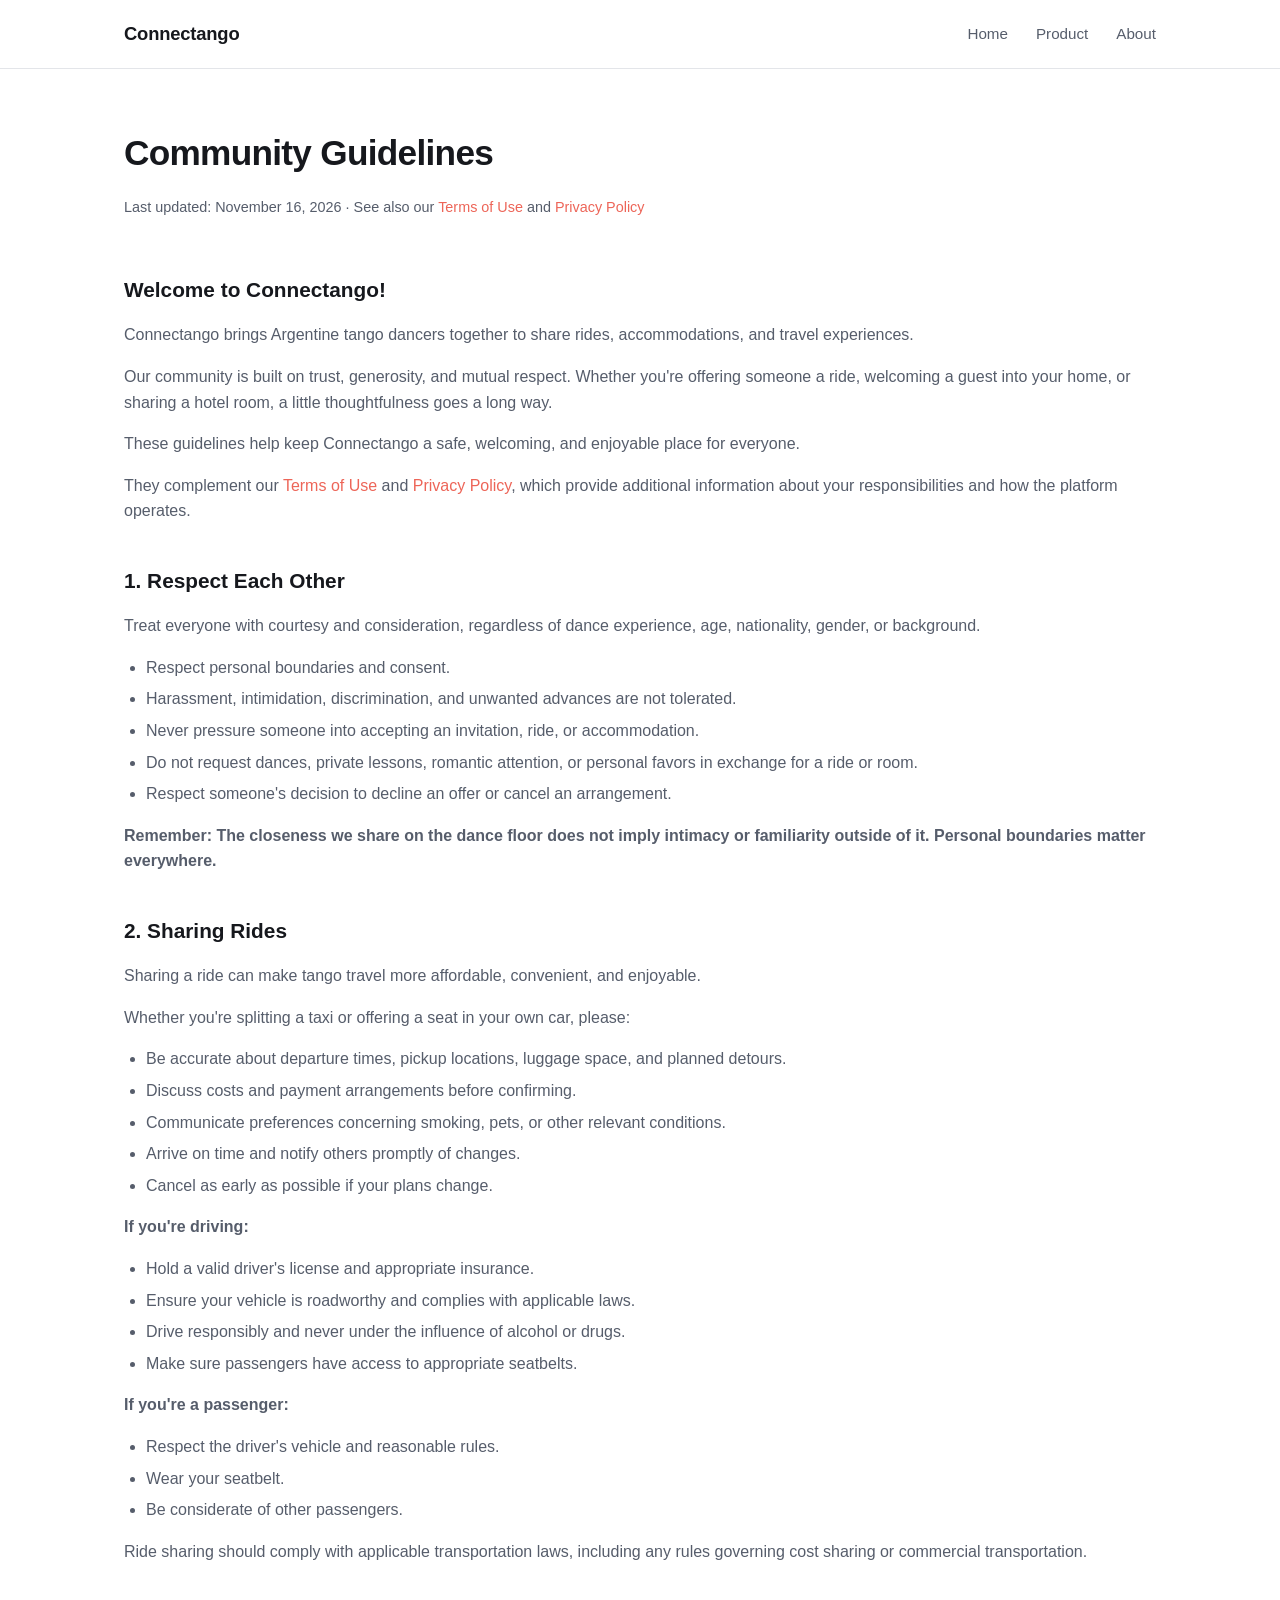
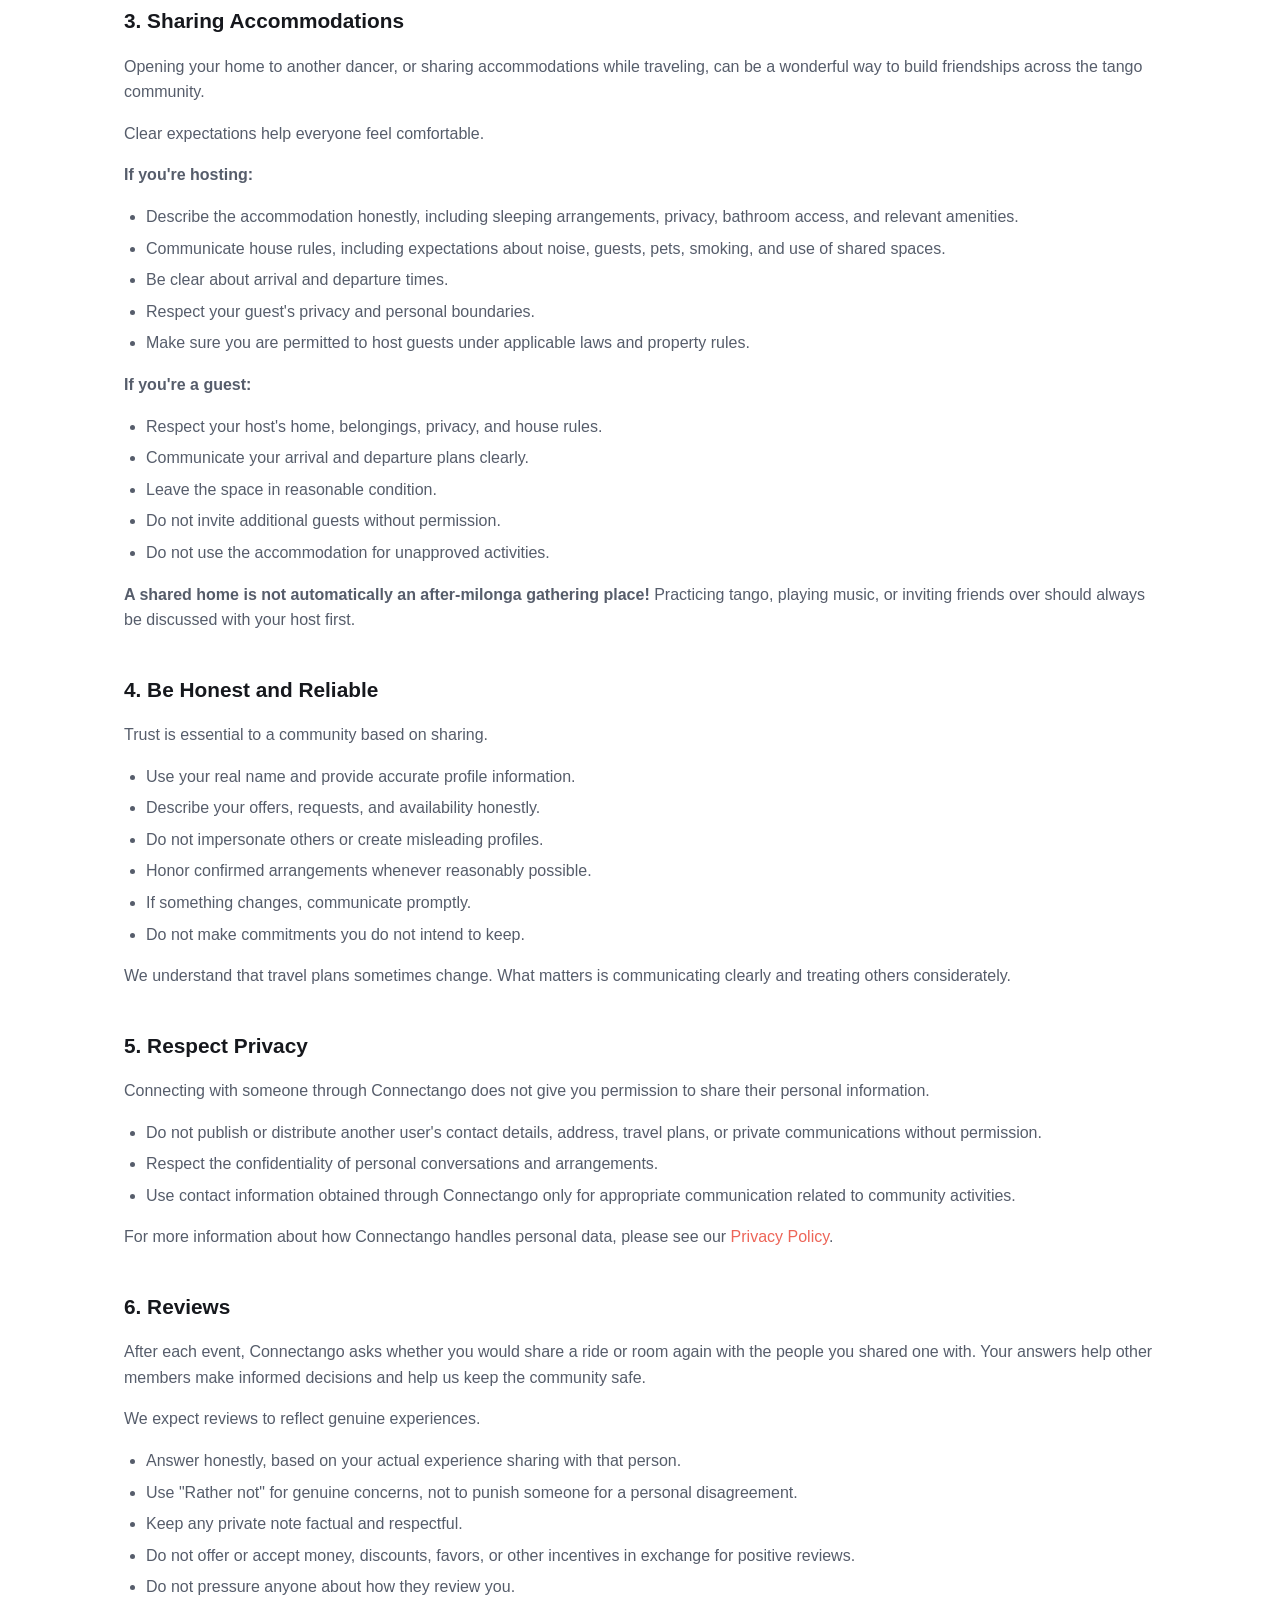
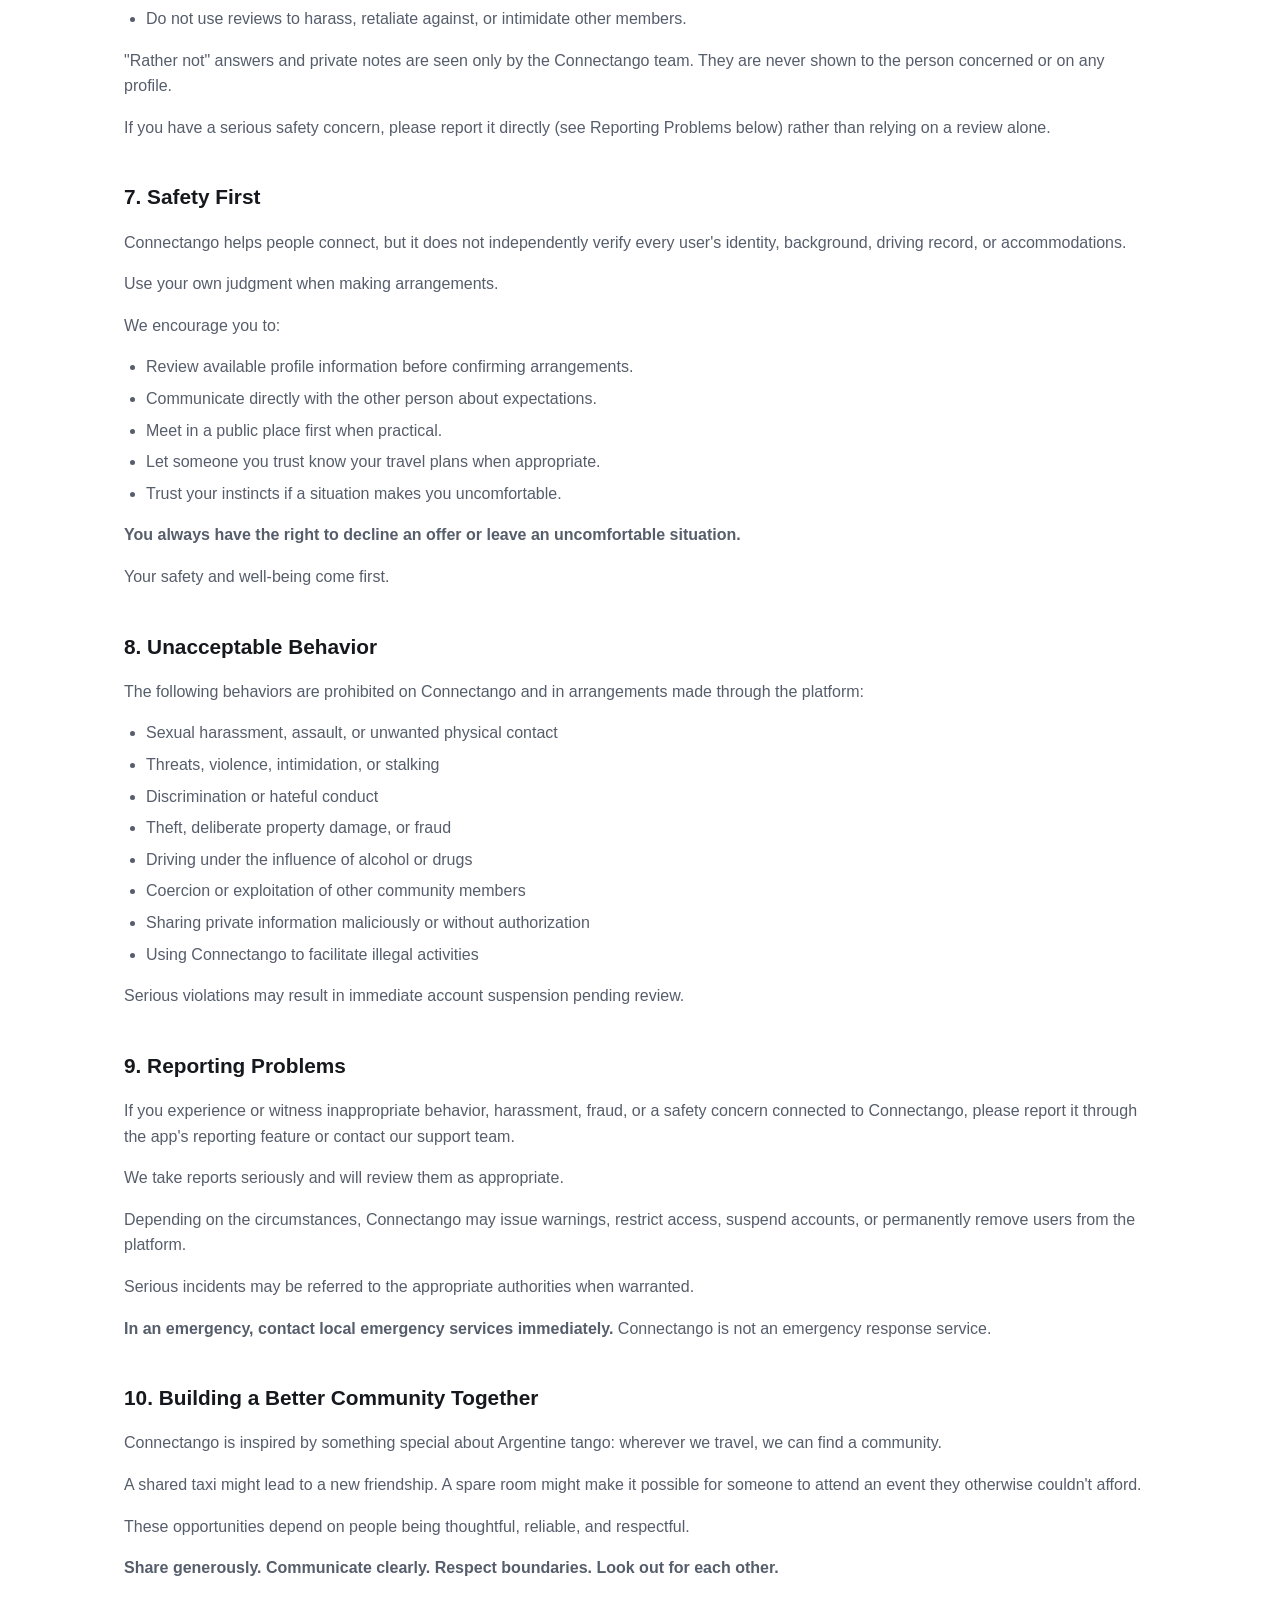
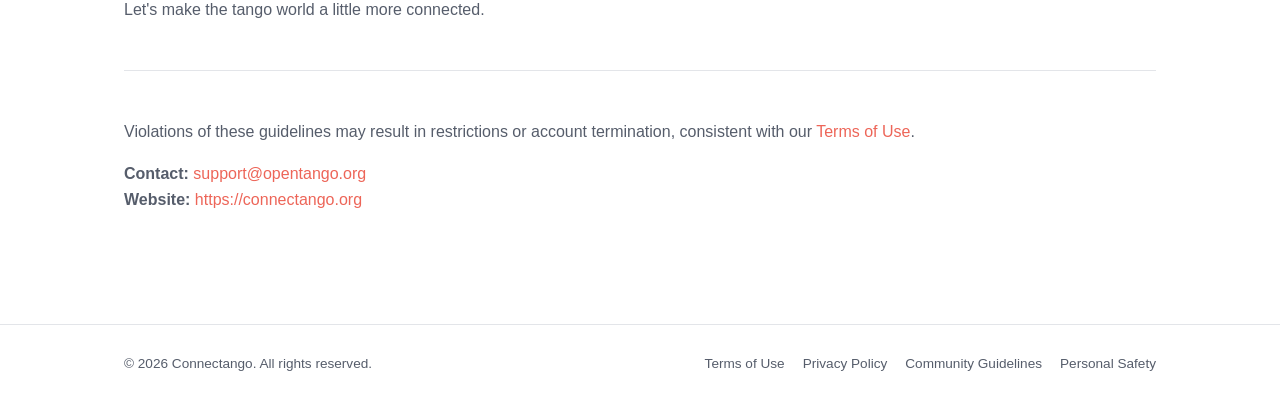
<file: community-guidelines.html>
<!doctype html>
<html lang="en">
<head>
  <meta charset="utf-8" />
  <meta name="viewport" content="width=device-width, initial-scale=1" />
  <title>Community Guidelines — Connectango</title>
  <meta name="description" content="Community Guidelines for Connectango." />
  <link rel="canonical" href="https://connectango.org/community-guidelines.html" />
  <link rel="stylesheet" href="css/styles.css" />
</head>
<body>
  <header class="site-header">
    <div class="wrap">
      <a class="logo" href="index.html">Connectango</a>
      <button class="nav-toggle" aria-label="Toggle navigation" aria-expanded="false">Menu</button>
      <nav class="site-nav">
        <a href="index.html">Home</a>
        <a href="about-app.html">Product</a>
        <a href="about-us.html">About</a>
      </nav>
    </div>
  </header>

  <main>
    <div class="wrap">
      <div class="page-header">
        <h1>Community Guidelines</h1>
        <p class="meta">Last updated: November 16, 2026 · See also our <a href="terms.html">Terms of Use</a> and <a href="privacy-policy.html">Privacy Policy</a></p>
      </div>

      <section class="content">
        <h2>Welcome to Connectango!</h2>
        <p>Connectango brings Argentine tango dancers together to share rides, accommodations, and travel experiences.</p>
        <p>Our community is built on trust, generosity, and mutual respect. Whether you're offering someone a ride, welcoming a guest into your home, or sharing a hotel room, a little thoughtfulness goes a long way.</p>
        <p>These guidelines help keep Connectango a safe, welcoming, and enjoyable place for everyone.</p>
        <p>They complement our <a href="terms.html">Terms of Use</a> and <a href="privacy-policy.html">Privacy Policy</a>, which provide additional information about your responsibilities and how the platform operates.</p>

        <h2>1. Respect Each Other</h2>
        <p>Treat everyone with courtesy and consideration, regardless of dance experience, age, nationality, gender, or background.</p>
        <ul>
          <li>Respect personal boundaries and consent.</li>
          <li>Harassment, intimidation, discrimination, and unwanted advances are not tolerated.</li>
          <li>Never pressure someone into accepting an invitation, ride, or accommodation.</li>
          <li>Do not request dances, private lessons, romantic attention, or personal favors in exchange for a ride or room.</li>
          <li>Respect someone's decision to decline an offer or cancel an arrangement.</li>
        </ul>
        <p><strong>Remember: The closeness we share on the dance floor does not imply intimacy or familiarity outside of it. Personal boundaries matter everywhere.</strong></p>

        <h2>2. Sharing Rides</h2>
        <p>Sharing a ride can make tango travel more affordable, convenient, and enjoyable.</p>
        <p>Whether you're splitting a taxi or offering a seat in your own car, please:</p>
        <ul>
          <li>Be accurate about departure times, pickup locations, luggage space, and planned detours.</li>
          <li>Discuss costs and payment arrangements before confirming.</li>
          <li>Communicate preferences concerning smoking, pets, or other relevant conditions.</li>
          <li>Arrive on time and notify others promptly of changes.</li>
          <li>Cancel as early as possible if your plans change.</li>
        </ul>
        <p><strong>If you're driving:</strong></p>
        <ul>
          <li>Hold a valid driver's license and appropriate insurance.</li>
          <li>Ensure your vehicle is roadworthy and complies with applicable laws.</li>
          <li>Drive responsibly and never under the influence of alcohol or drugs.</li>
          <li>Make sure passengers have access to appropriate seatbelts.</li>
        </ul>
        <p><strong>If you're a passenger:</strong></p>
        <ul>
          <li>Respect the driver's vehicle and reasonable rules.</li>
          <li>Wear your seatbelt.</li>
          <li>Be considerate of other passengers.</li>
        </ul>
        <p>Ride sharing should comply with applicable transportation laws, including any rules governing cost sharing or commercial transportation.</p>

        <h2>3. Sharing Accommodations</h2>
        <p>Opening your home to another dancer, or sharing accommodations while traveling, can be a wonderful way to build friendships across the tango community.</p>
        <p>Clear expectations help everyone feel comfortable.</p>
        <p><strong>If you're hosting:</strong></p>
        <ul>
          <li>Describe the accommodation honestly, including sleeping arrangements, privacy, bathroom access, and relevant amenities.</li>
          <li>Communicate house rules, including expectations about noise, guests, pets, smoking, and use of shared spaces.</li>
          <li>Be clear about arrival and departure times.</li>
          <li>Respect your guest's privacy and personal boundaries.</li>
          <li>Make sure you are permitted to host guests under applicable laws and property rules.</li>
        </ul>
        <p><strong>If you're a guest:</strong></p>
        <ul>
          <li>Respect your host's home, belongings, privacy, and house rules.</li>
          <li>Communicate your arrival and departure plans clearly.</li>
          <li>Leave the space in reasonable condition.</li>
          <li>Do not invite additional guests without permission.</li>
          <li>Do not use the accommodation for unapproved activities.</li>
        </ul>
        <p><strong>A shared home is not automatically an after-milonga gathering place!</strong> Practicing tango, playing music, or inviting friends over should always be discussed with your host first.</p>

        <h2>4. Be Honest and Reliable</h2>
        <p>Trust is essential to a community based on sharing.</p>
        <ul>
          <li>Use your real name and provide accurate profile information.</li>
          <li>Describe your offers, requests, and availability honestly.</li>
          <li>Do not impersonate others or create misleading profiles.</li>
          <li>Honor confirmed arrangements whenever reasonably possible.</li>
          <li>If something changes, communicate promptly.</li>
          <li>Do not make commitments you do not intend to keep.</li>
        </ul>
        <p>We understand that travel plans sometimes change. What matters is communicating clearly and treating others considerately.</p>

        <h2>5. Respect Privacy</h2>
        <p>Connecting with someone through Connectango does not give you permission to share their personal information.</p>
        <ul>
          <li>Do not publish or distribute another user's contact details, address, travel plans, or private communications without permission.</li>
          <li>Respect the confidentiality of personal conversations and arrangements.</li>
          <li>Use contact information obtained through Connectango only for appropriate communication related to community activities.</li>
        </ul>
        <p>For more information about how Connectango handles personal data, please see our <a href="privacy-policy.html">Privacy Policy</a>.</p>

        <h2>6. Reviews</h2>
        <p>After each event, Connectango asks whether you would share a ride or room again with the people you shared one with. Your answers help other members make informed decisions and help us keep the community safe.</p>
        <p>We expect reviews to reflect genuine experiences.</p>
        <ul>
          <li>Answer honestly, based on your actual experience sharing with that person.</li>
          <li>Use "Rather not" for genuine concerns, not to punish someone for a personal disagreement.</li>
          <li>Keep any private note factual and respectful.</li>
          <li>Do not offer or accept money, discounts, favors, or other incentives in exchange for positive reviews.</li>
          <li>Do not pressure anyone about how they review you.</li>
          <li>Do not use reviews to harass, retaliate against, or intimidate other members.</li>
        </ul>
        <p>"Rather not" answers and private notes are seen only by the Connectango team. They are never shown to the person concerned or on any profile.</p>
        <p>If you have a serious safety concern, please report it directly (see Reporting Problems below) rather than relying on a review alone.</p>

        <h2>7. Safety First</h2>
        <p>Connectango helps people connect, but it does not independently verify every user's identity, background, driving record, or accommodations.</p>
        <p>Use your own judgment when making arrangements.</p>
        <p>We encourage you to:</p>
        <ul>
          <li>Review available profile information before confirming arrangements.</li>
          <li>Communicate directly with the other person about expectations.</li>
          <li>Meet in a public place first when practical.</li>
          <li>Let someone you trust know your travel plans when appropriate.</li>
          <li>Trust your instincts if a situation makes you uncomfortable.</li>
        </ul>
        <p><strong>You always have the right to decline an offer or leave an uncomfortable situation.</strong></p>
        <p>Your safety and well-being come first.</p>

        <h2>8. Unacceptable Behavior</h2>
        <p>The following behaviors are prohibited on Connectango and in arrangements made through the platform:</p>
        <ul>
          <li>Sexual harassment, assault, or unwanted physical contact</li>
          <li>Threats, violence, intimidation, or stalking</li>
          <li>Discrimination or hateful conduct</li>
          <li>Theft, deliberate property damage, or fraud</li>
          <li>Driving under the influence of alcohol or drugs</li>
          <li>Coercion or exploitation of other community members</li>
          <li>Sharing private information maliciously or without authorization</li>
          <li>Using Connectango to facilitate illegal activities</li>
        </ul>
        <p>Serious violations may result in immediate account suspension pending review.</p>

        <h2>9. Reporting Problems</h2>
        <p>If you experience or witness inappropriate behavior, harassment, fraud, or a safety concern connected to Connectango, please report it through the app's reporting feature or contact our support team.</p>
        <p>We take reports seriously and will review them as appropriate.</p>
        <p>Depending on the circumstances, Connectango may issue warnings, restrict access, suspend accounts, or permanently remove users from the platform.</p>
        <p>Serious incidents may be referred to the appropriate authorities when warranted.</p>
        <p><strong>In an emergency, contact local emergency services immediately.</strong> Connectango is not an emergency response service.</p>

        <h2>10. Building a Better Community Together</h2>
        <p>Connectango is inspired by something special about Argentine tango: wherever we travel, we can find a community.</p>
        <p>A shared taxi might lead to a new friendship. A spare room might make it possible for someone to attend an event they otherwise couldn't afford.</p>
        <p>These opportunities depend on people being thoughtful, reliable, and respectful.</p>
        <p><strong>Share generously. Communicate clearly. Respect boundaries. Look out for each other.</strong></p>
        <p>Let's make the tango world a little more connected.</p>

        <hr />

        <p>Violations of these guidelines may result in restrictions or account termination, consistent with our <a href="terms.html">Terms of Use</a>.</p>
        <p>
          <strong>Contact:</strong> <a href="mailto:support@opentango.org">support@opentango.org</a><br />
          <strong>Website:</strong> <a href="https://connectango.org">https://connectango.org</a>
        </p>
      </section>
    </div>
  </main>

  <footer class="site-footer">
    <div class="wrap">
      <span>&copy; 2026 Connectango. All rights reserved.</span>
      <nav>
        <a href="terms.html">Terms of Use</a>
        <a href="privacy-policy.html">Privacy Policy</a>
        <a href="community-guidelines.html">Community Guidelines</a>
        <a href="personal-safety.html">Personal Safety</a>
      </nav>
    </div>
  </footer>

  <script src="js/main.js"></script>
</body>
</html>
</file>
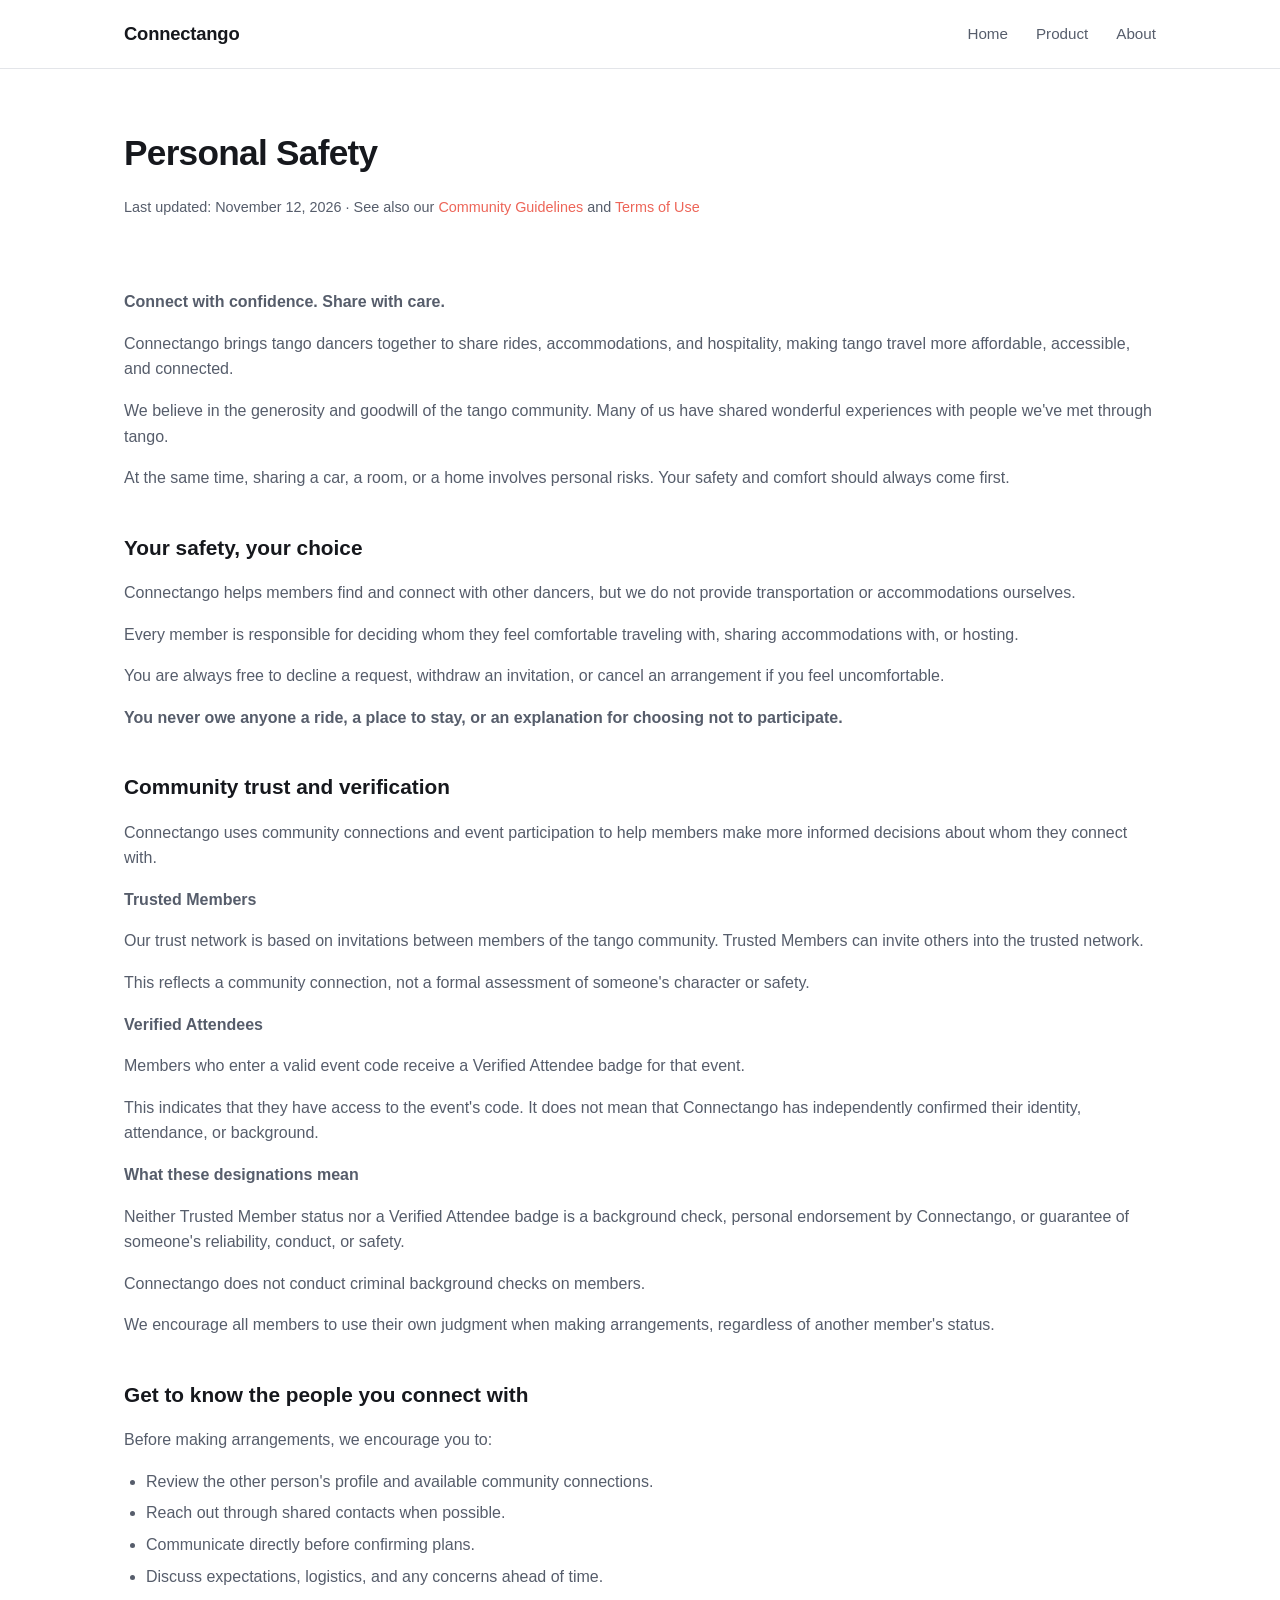
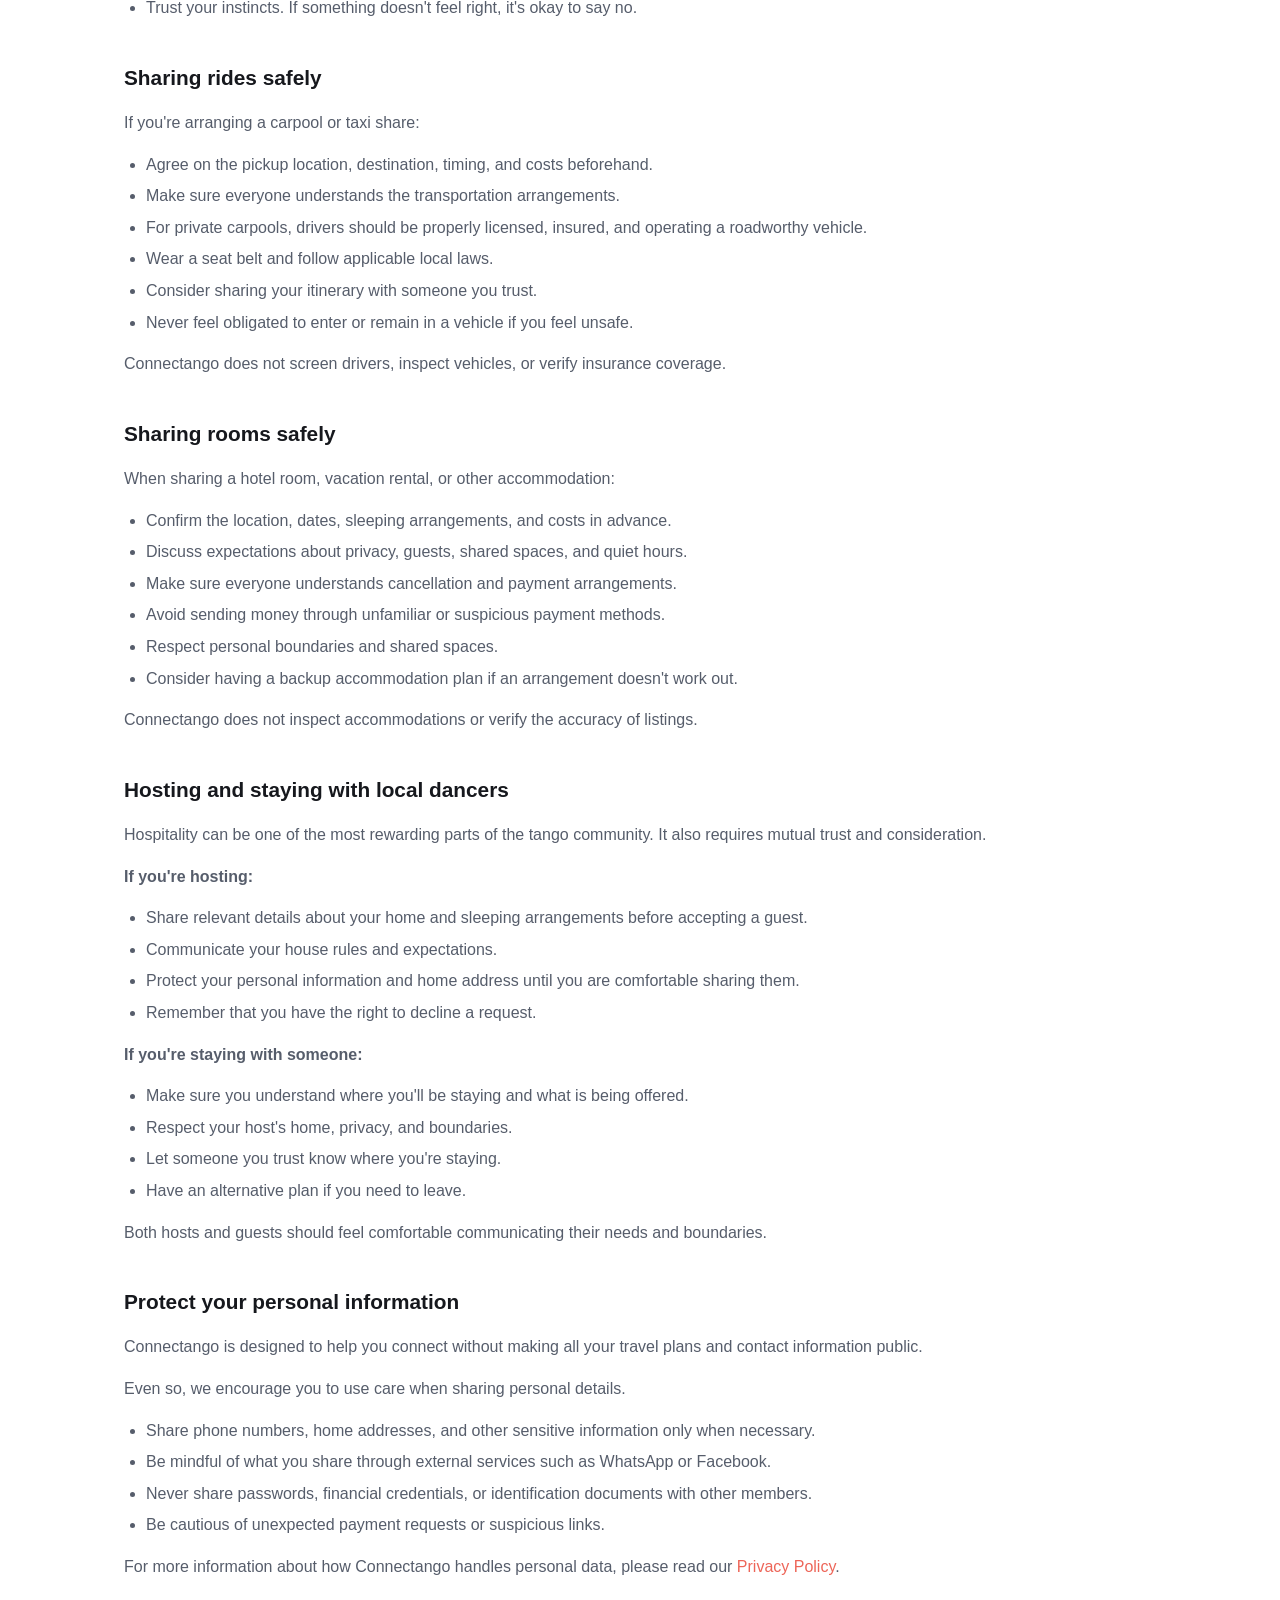
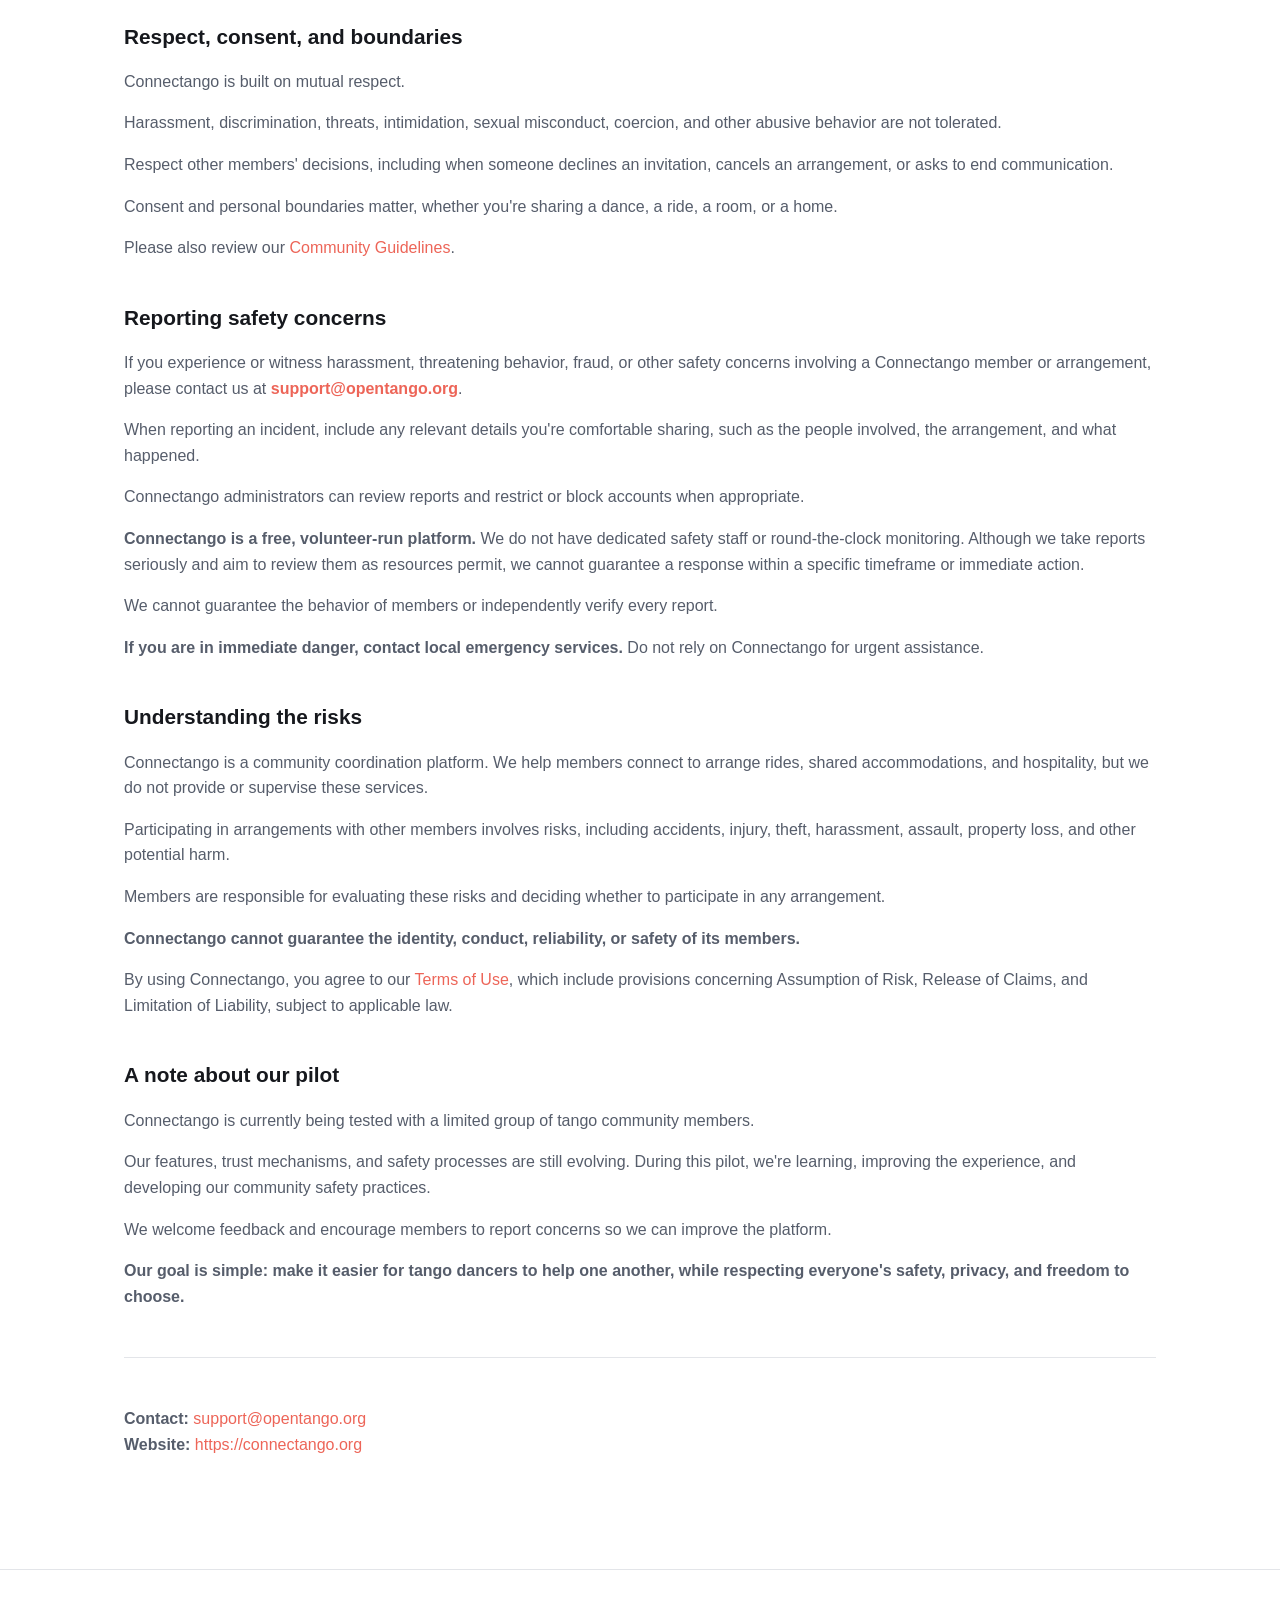
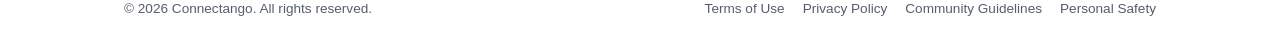
<file: personal-safety.html>
<!doctype html>
<html lang="en">
<head>
  <meta charset="utf-8" />
  <meta name="viewport" content="width=device-width, initial-scale=1" />
  <title>Personal Safety — Connectango</title>
  <meta name="description" content="Personal safety tips for sharing rides, rooms, and hospitality through Connectango." />
  <link rel="canonical" href="https://connectango.org/personal-safety.html" />
  <link rel="stylesheet" href="css/styles.css" />
</head>
<body>
  <header class="site-header">
    <div class="wrap">
      <a class="logo" href="index.html">Connectango</a>
      <button class="nav-toggle" aria-label="Toggle navigation" aria-expanded="false">Menu</button>
      <nav class="site-nav">
        <a href="index.html">Home</a>
        <a href="about-app.html">Product</a>
        <a href="about-us.html">About</a>
      </nav>
    </div>
  </header>

  <main>
    <div class="wrap">
      <div class="page-header">
        <h1>Personal Safety</h1>
        <p class="meta">Last updated: November 12, 2026 · See also our <a href="community-guidelines.html">Community Guidelines</a> and <a href="terms.html">Terms of Use</a></p>
      </div>

      <section class="content">
        <p><strong>Connect with confidence. Share with care.</strong></p>
        <p>Connectango brings tango dancers together to share rides, accommodations, and hospitality, making tango travel more affordable, accessible, and connected.</p>
        <p>We believe in the generosity and goodwill of the tango community. Many of us have shared wonderful experiences with people we've met through tango.</p>
        <p>At the same time, sharing a car, a room, or a home involves personal risks. Your safety and comfort should always come first.</p>

        <h2>Your safety, your choice</h2>
        <p>Connectango helps members find and connect with other dancers, but we do not provide transportation or accommodations ourselves.</p>
        <p>Every member is responsible for deciding whom they feel comfortable traveling with, sharing accommodations with, or hosting.</p>
        <p>You are always free to decline a request, withdraw an invitation, or cancel an arrangement if you feel uncomfortable.</p>
        <p><strong>You never owe anyone a ride, a place to stay, or an explanation for choosing not to participate.</strong></p>

        <h2>Community trust and verification</h2>
        <p>Connectango uses community connections and event participation to help members make more informed decisions about whom they connect with.</p>
        <p><strong>Trusted Members</strong></p>
        <p>Our trust network is based on invitations between members of the tango community. Trusted Members can invite others into the trusted network.</p>
        <p>This reflects a community connection, not a formal assessment of someone's character or safety.</p>
        <p><strong>Verified Attendees</strong></p>
        <p>Members who enter a valid event code receive a Verified Attendee badge for that event.</p>
        <p>This indicates that they have access to the event's code. It does not mean that Connectango has independently confirmed their identity, attendance, or background.</p>
        <p><strong>What these designations mean</strong></p>
        <p>Neither Trusted Member status nor a Verified Attendee badge is a background check, personal endorsement by Connectango, or guarantee of someone's reliability, conduct, or safety.</p>
        <p>Connectango does not conduct criminal background checks on members.</p>
        <p>We encourage all members to use their own judgment when making arrangements, regardless of another member's status.</p>

        <h2>Get to know the people you connect with</h2>
        <p>Before making arrangements, we encourage you to:</p>
        <ul>
          <li>Review the other person's profile and available community connections.</li>
          <li>Reach out through shared contacts when possible.</li>
          <li>Communicate directly before confirming plans.</li>
          <li>Discuss expectations, logistics, and any concerns ahead of time.</li>
          <li>Trust your instincts. If something doesn't feel right, it's okay to say no.</li>
        </ul>

        <h2>Sharing rides safely</h2>
        <p>If you're arranging a carpool or taxi share:</p>
        <ul>
          <li>Agree on the pickup location, destination, timing, and costs beforehand.</li>
          <li>Make sure everyone understands the transportation arrangements.</li>
          <li>For private carpools, drivers should be properly licensed, insured, and operating a roadworthy vehicle.</li>
          <li>Wear a seat belt and follow applicable local laws.</li>
          <li>Consider sharing your itinerary with someone you trust.</li>
          <li>Never feel obligated to enter or remain in a vehicle if you feel unsafe.</li>
        </ul>
        <p>Connectango does not screen drivers, inspect vehicles, or verify insurance coverage.</p>

        <h2>Sharing rooms safely</h2>
        <p>When sharing a hotel room, vacation rental, or other accommodation:</p>
        <ul>
          <li>Confirm the location, dates, sleeping arrangements, and costs in advance.</li>
          <li>Discuss expectations about privacy, guests, shared spaces, and quiet hours.</li>
          <li>Make sure everyone understands cancellation and payment arrangements.</li>
          <li>Avoid sending money through unfamiliar or suspicious payment methods.</li>
          <li>Respect personal boundaries and shared spaces.</li>
          <li>Consider having a backup accommodation plan if an arrangement doesn't work out.</li>
        </ul>
        <p>Connectango does not inspect accommodations or verify the accuracy of listings.</p>

        <h2>Hosting and staying with local dancers</h2>
        <p>Hospitality can be one of the most rewarding parts of the tango community. It also requires mutual trust and consideration.</p>
        <p><strong>If you're hosting:</strong></p>
        <ul>
          <li>Share relevant details about your home and sleeping arrangements before accepting a guest.</li>
          <li>Communicate your house rules and expectations.</li>
          <li>Protect your personal information and home address until you are comfortable sharing them.</li>
          <li>Remember that you have the right to decline a request.</li>
        </ul>
        <p><strong>If you're staying with someone:</strong></p>
        <ul>
          <li>Make sure you understand where you'll be staying and what is being offered.</li>
          <li>Respect your host's home, privacy, and boundaries.</li>
          <li>Let someone you trust know where you're staying.</li>
          <li>Have an alternative plan if you need to leave.</li>
        </ul>
        <p>Both hosts and guests should feel comfortable communicating their needs and boundaries.</p>

        <h2>Protect your personal information</h2>
        <p>Connectango is designed to help you connect without making all your travel plans and contact information public.</p>
        <p>Even so, we encourage you to use care when sharing personal details.</p>
        <ul>
          <li>Share phone numbers, home addresses, and other sensitive information only when necessary.</li>
          <li>Be mindful of what you share through external services such as WhatsApp or Facebook.</li>
          <li>Never share passwords, financial credentials, or identification documents with other members.</li>
          <li>Be cautious of unexpected payment requests or suspicious links.</li>
        </ul>
        <p>For more information about how Connectango handles personal data, please read our <a href="privacy-policy.html">Privacy Policy</a>.</p>

        <h2>Respect, consent, and boundaries</h2>
        <p>Connectango is built on mutual respect.</p>
        <p>Harassment, discrimination, threats, intimidation, sexual misconduct, coercion, and other abusive behavior are not tolerated.</p>
        <p>Respect other members' decisions, including when someone declines an invitation, cancels an arrangement, or asks to end communication.</p>
        <p>Consent and personal boundaries matter, whether you're sharing a dance, a ride, a room, or a home.</p>
        <p>Please also review our <a href="community-guidelines.html">Community Guidelines</a>.</p>

        <h2>Reporting safety concerns</h2>
        <p>If you experience or witness harassment, threatening behavior, fraud, or other safety concerns involving a Connectango member or arrangement, please contact us at <a href="mailto:support@opentango.org"><strong>support@opentango.org</strong></a>.</p>
        <p>When reporting an incident, include any relevant details you're comfortable sharing, such as the people involved, the arrangement, and what happened.</p>
        <p>Connectango administrators can review reports and restrict or block accounts when appropriate.</p>
        <p><strong>Connectango is a free, volunteer-run platform.</strong> We do not have dedicated safety staff or round-the-clock monitoring. Although we take reports seriously and aim to review them as resources permit, we cannot guarantee a response within a specific timeframe or immediate action.</p>
        <p>We cannot guarantee the behavior of members or independently verify every report.</p>
        <p><strong>If you are in immediate danger, contact local emergency services.</strong> Do not rely on Connectango for urgent assistance.</p>

        <h2>Understanding the risks</h2>
        <p>Connectango is a community coordination platform. We help members connect to arrange rides, shared accommodations, and hospitality, but we do not provide or supervise these services.</p>
        <p>Participating in arrangements with other members involves risks, including accidents, injury, theft, harassment, assault, property loss, and other potential harm.</p>
        <p>Members are responsible for evaluating these risks and deciding whether to participate in any arrangement.</p>
        <p><strong>Connectango cannot guarantee the identity, conduct, reliability, or safety of its members.</strong></p>
        <p>By using Connectango, you agree to our <a href="terms.html">Terms of Use</a>, which include provisions concerning Assumption of Risk, Release of Claims, and Limitation of Liability, subject to applicable law.</p>

        <h2>A note about our pilot</h2>
        <p>Connectango is currently being tested with a limited group of tango community members.</p>
        <p>Our features, trust mechanisms, and safety processes are still evolving. During this pilot, we're learning, improving the experience, and developing our community safety practices.</p>
        <p>We welcome feedback and encourage members to report concerns so we can improve the platform.</p>
        <p><strong>Our goal is simple: make it easier for tango dancers to help one another, while respecting everyone's safety, privacy, and freedom to choose.</strong></p>

        <hr />

        <p>
          <strong>Contact:</strong> <a href="mailto:support@opentango.org">support@opentango.org</a><br />
          <strong>Website:</strong> <a href="https://connectango.org">https://connectango.org</a>
        </p>
      </section>
    </div>
  </main>

  <footer class="site-footer">
    <div class="wrap">
      <span>&copy; 2026 Connectango. All rights reserved.</span>
      <nav>
        <a href="terms.html">Terms of Use</a>
        <a href="privacy-policy.html">Privacy Policy</a>
        <a href="community-guidelines.html">Community Guidelines</a>
        <a href="personal-safety.html">Personal Safety</a>
      </nav>
    </div>
  </footer>

  <script src="js/main.js"></script>
</body>
</html>
</file>
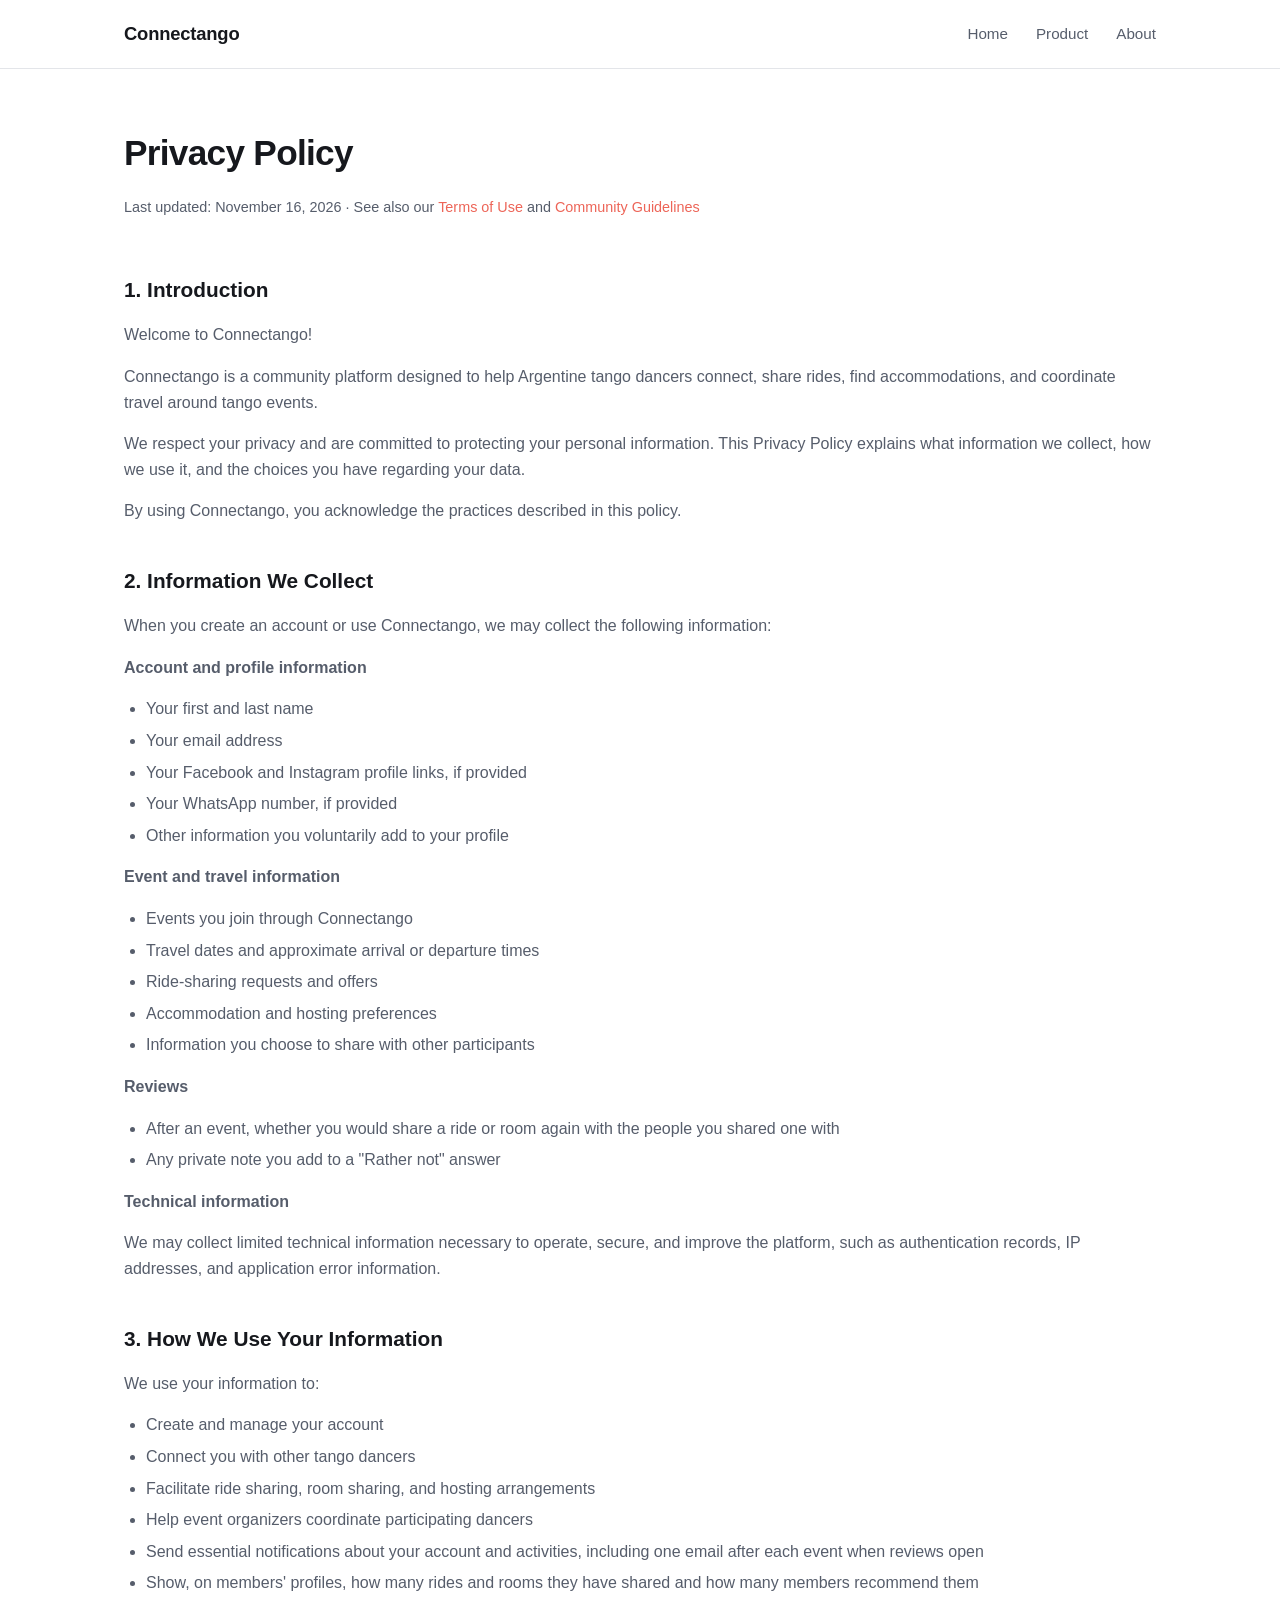
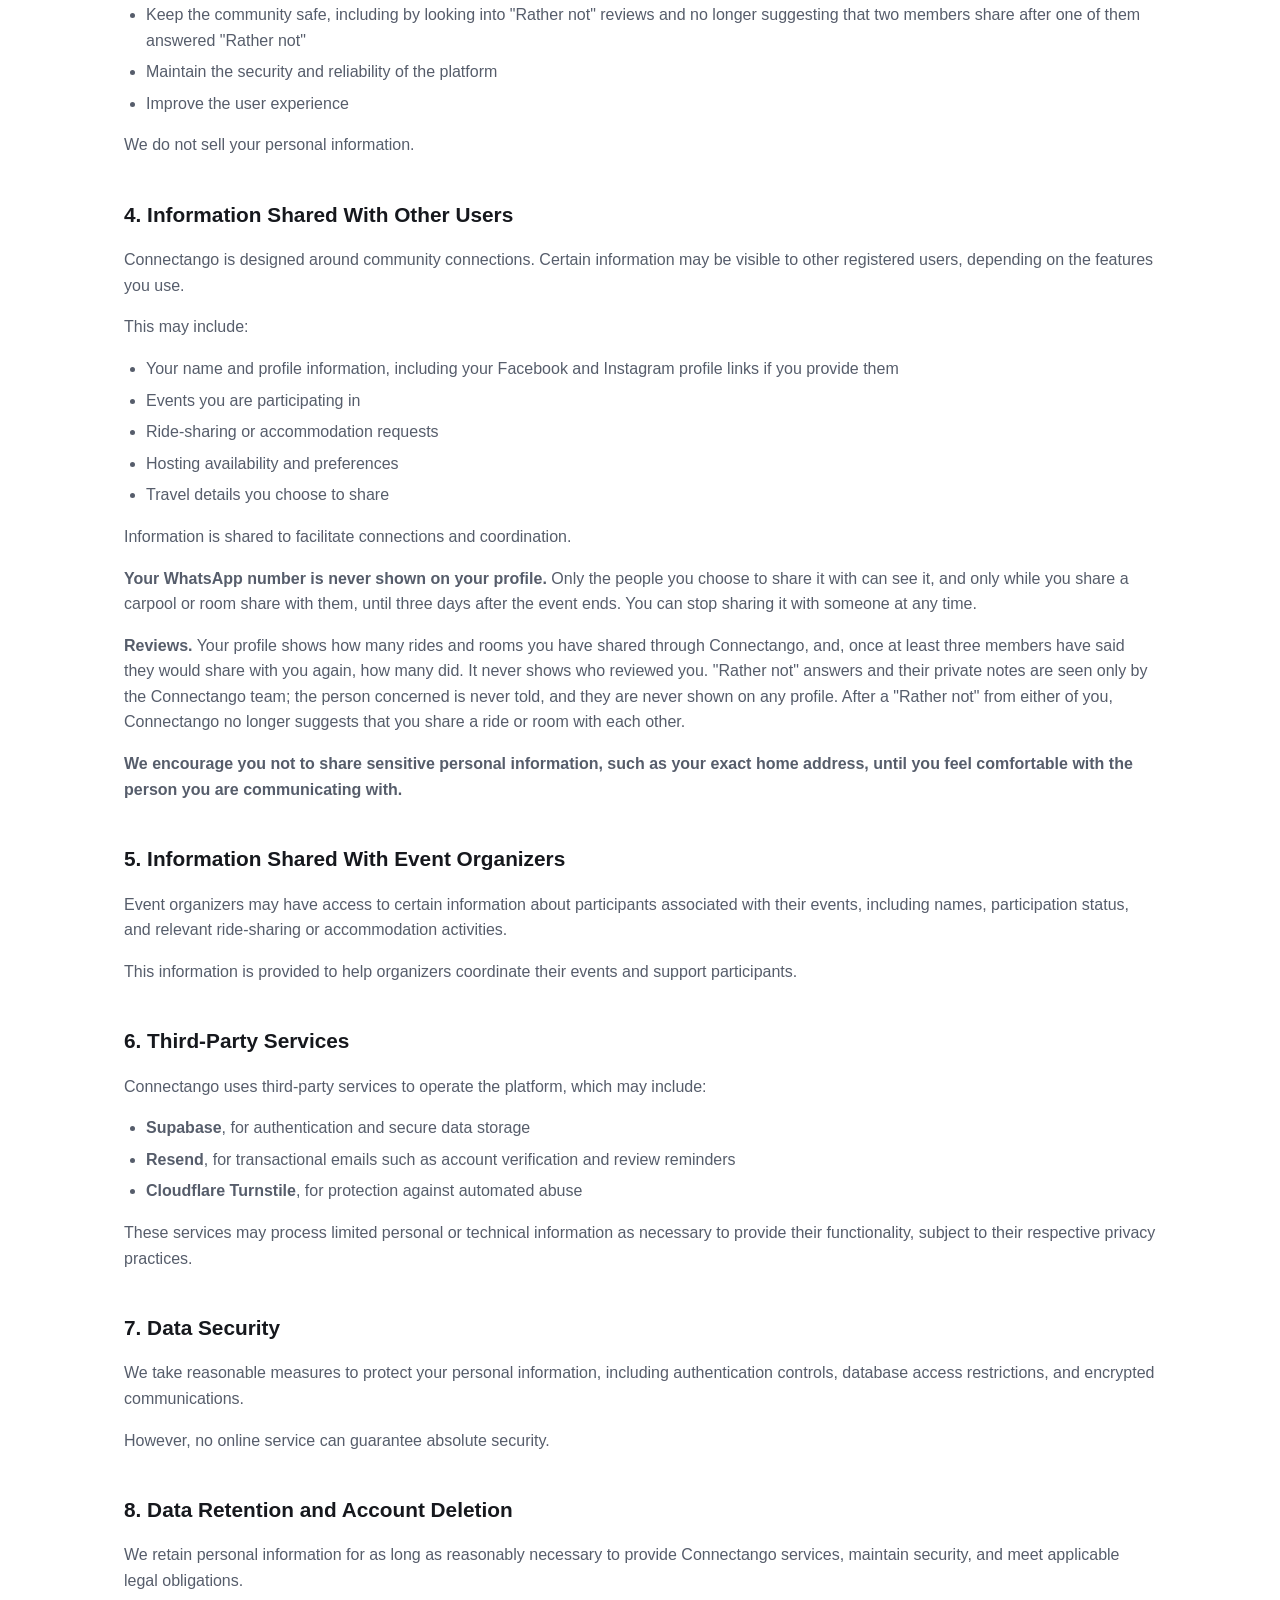
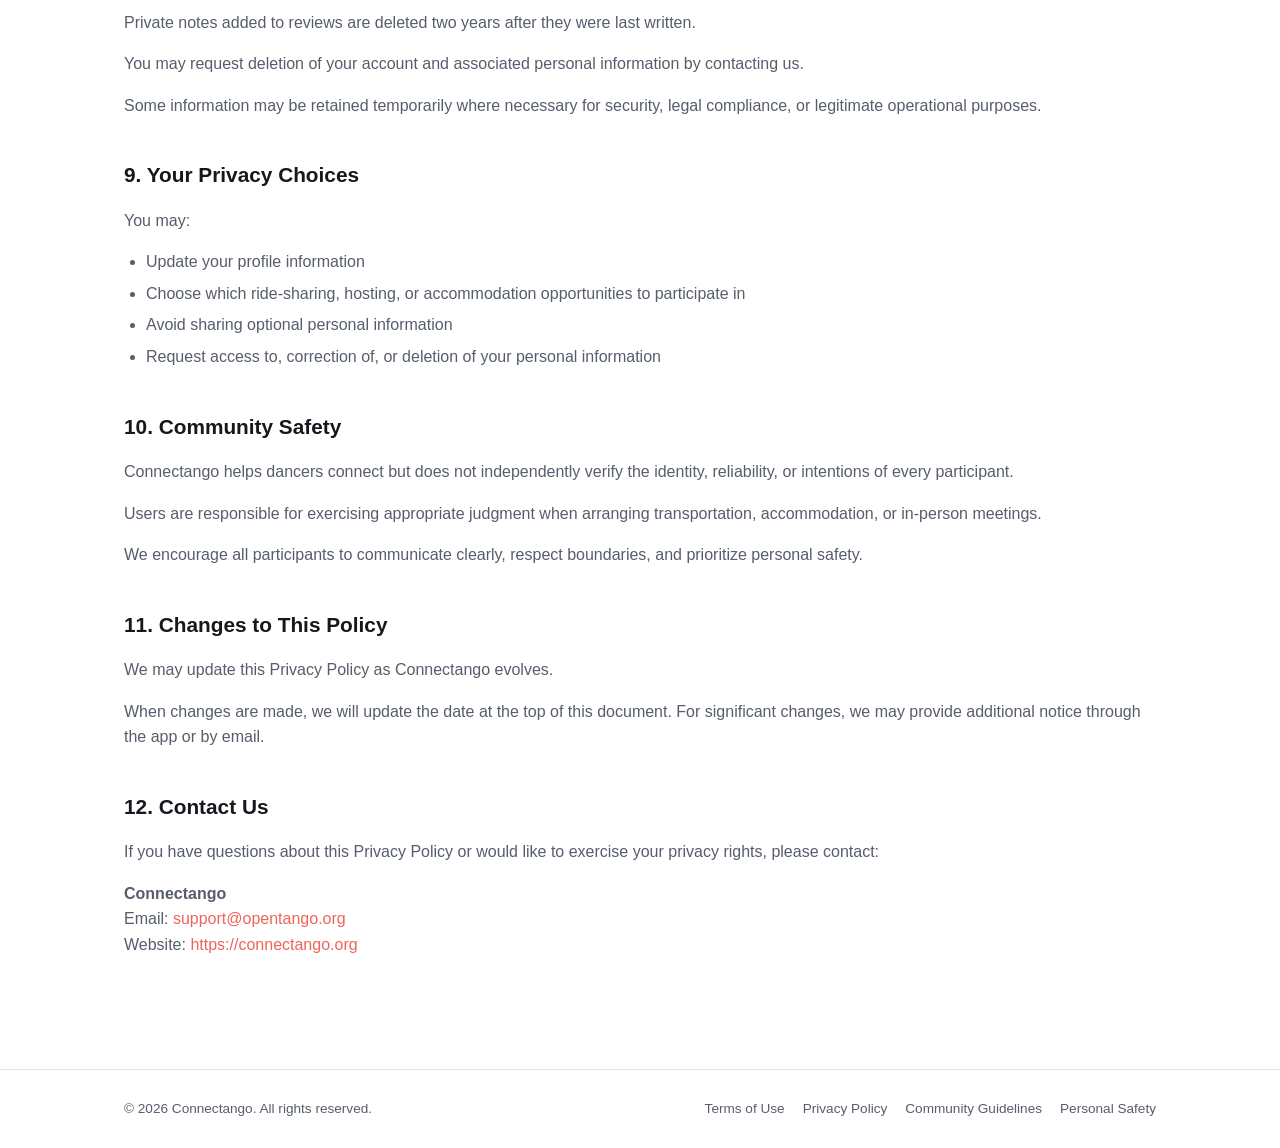
<file: privacy-policy.html>
<!doctype html>
<html lang="en">
<head>
  <meta charset="utf-8" />
  <meta name="viewport" content="width=device-width, initial-scale=1" />
  <title>Privacy Policy — Connectango</title>
  <meta name="description" content="Privacy Policy for Connectango." />
  <link rel="canonical" href="https://connectango.org/privacy-policy.html" />
  <link rel="stylesheet" href="css/styles.css" />
</head>
<body>
  <header class="site-header">
    <div class="wrap">
      <a class="logo" href="index.html">Connectango</a>
      <button class="nav-toggle" aria-label="Toggle navigation" aria-expanded="false">Menu</button>
      <nav class="site-nav">
        <a href="index.html">Home</a>
        <a href="about-app.html">Product</a>
        <a href="about-us.html">About</a>
      </nav>
    </div>
  </header>

  <main>
    <div class="wrap">
      <div class="page-header">
        <h1>Privacy Policy</h1>
        <p class="meta">Last updated: November 16, 2026 · See also our <a href="terms.html">Terms of Use</a> and <a href="community-guidelines.html">Community Guidelines</a></p>
      </div>

      <section class="content">
        <h2>1. Introduction</h2>
        <p>Welcome to Connectango!</p>
        <p>Connectango is a community platform designed to help Argentine tango dancers connect, share rides, find accommodations, and coordinate travel around tango events.</p>
        <p>We respect your privacy and are committed to protecting your personal information. This Privacy Policy explains what information we collect, how we use it, and the choices you have regarding your data.</p>
        <p>By using Connectango, you acknowledge the practices described in this policy.</p>

        <h2>2. Information We Collect</h2>
        <p>When you create an account or use Connectango, we may collect the following information:</p>
        <p><strong>Account and profile information</strong></p>
        <ul>
          <li>Your first and last name</li>
          <li>Your email address</li>
          <li>Your Facebook and Instagram profile links, if provided</li>
          <li>Your WhatsApp number, if provided</li>
          <li>Other information you voluntarily add to your profile</li>
        </ul>
        <p><strong>Event and travel information</strong></p>
        <ul>
          <li>Events you join through Connectango</li>
          <li>Travel dates and approximate arrival or departure times</li>
          <li>Ride-sharing requests and offers</li>
          <li>Accommodation and hosting preferences</li>
          <li>Information you choose to share with other participants</li>
        </ul>
        <p><strong>Reviews</strong></p>
        <ul>
          <li>After an event, whether you would share a ride or room again with the people you shared one with</li>
          <li>Any private note you add to a "Rather not" answer</li>
        </ul>
        <p><strong>Technical information</strong></p>
        <p>We may collect limited technical information necessary to operate, secure, and improve the platform, such as authentication records, IP addresses, and application error information.</p>

        <h2>3. How We Use Your Information</h2>
        <p>We use your information to:</p>
        <ul>
          <li>Create and manage your account</li>
          <li>Connect you with other tango dancers</li>
          <li>Facilitate ride sharing, room sharing, and hosting arrangements</li>
          <li>Help event organizers coordinate participating dancers</li>
          <li>Send essential notifications about your account and activities, including one email after each event when reviews open</li>
          <li>Show, on members' profiles, how many rides and rooms they have shared and how many members recommend them</li>
          <li>Keep the community safe, including by looking into "Rather not" reviews and no longer suggesting that two members share after one of them answered "Rather not"</li>
          <li>Maintain the security and reliability of the platform</li>
          <li>Improve the user experience</li>
        </ul>
        <p>We do not sell your personal information.</p>

        <h2>4. Information Shared With Other Users</h2>
        <p>Connectango is designed around community connections. Certain information may be visible to other registered users, depending on the features you use.</p>
        <p>This may include:</p>
        <ul>
          <li>Your name and profile information, including your Facebook and Instagram profile links if you provide them</li>
          <li>Events you are participating in</li>
          <li>Ride-sharing or accommodation requests</li>
          <li>Hosting availability and preferences</li>
          <li>Travel details you choose to share</li>
        </ul>
        <p>Information is shared to facilitate connections and coordination.</p>
        <p><strong>Your WhatsApp number is never shown on your profile.</strong> Only the people you choose to share it with can see it, and only while you share a carpool or room share with them, until three days after the event ends. You can stop sharing it with someone at any time.</p>
        <p><strong>Reviews.</strong> Your profile shows how many rides and rooms you have shared through Connectango, and, once at least three members have said they would share with you again, how many did. It never shows who reviewed you. "Rather not" answers and their private notes are seen only by the Connectango team; the person concerned is never told, and they are never shown on any profile. After a "Rather not" from either of you, Connectango no longer suggests that you share a ride or room with each other.</p>
        <p><strong>We encourage you not to share sensitive personal information, such as your exact home address, until you feel comfortable with the person you are communicating with.</strong></p>

        <h2>5. Information Shared With Event Organizers</h2>
        <p>Event organizers may have access to certain information about participants associated with their events, including names, participation status, and relevant ride-sharing or accommodation activities.</p>
        <p>This information is provided to help organizers coordinate their events and support participants.</p>

        <h2>6. Third-Party Services</h2>
        <p>Connectango uses third-party services to operate the platform, which may include:</p>
        <ul>
          <li><strong>Supabase</strong>, for authentication and secure data storage</li>
          <li><strong>Resend</strong>, for transactional emails such as account verification and review reminders</li>
          <li><strong>Cloudflare Turnstile</strong>, for protection against automated abuse</li>
        </ul>
        <p>These services may process limited personal or technical information as necessary to provide their functionality, subject to their respective privacy practices.</p>

        <h2>7. Data Security</h2>
        <p>We take reasonable measures to protect your personal information, including authentication controls, database access restrictions, and encrypted communications.</p>
        <p>However, no online service can guarantee absolute security.</p>

        <h2>8. Data Retention and Account Deletion</h2>
        <p>We retain personal information for as long as reasonably necessary to provide Connectango services, maintain security, and meet applicable legal obligations.</p>
        <p>Private notes added to reviews are deleted two years after they were last written.</p>
        <p>You may request deletion of your account and associated personal information by contacting us.</p>
        <p>Some information may be retained temporarily where necessary for security, legal compliance, or legitimate operational purposes.</p>

        <h2>9. Your Privacy Choices</h2>
        <p>You may:</p>
        <ul>
          <li>Update your profile information</li>
          <li>Choose which ride-sharing, hosting, or accommodation opportunities to participate in</li>
          <li>Avoid sharing optional personal information</li>
          <li>Request access to, correction of, or deletion of your personal information</li>
        </ul>

        <h2>10. Community Safety</h2>
        <p>Connectango helps dancers connect but does not independently verify the identity, reliability, or intentions of every participant.</p>
        <p>Users are responsible for exercising appropriate judgment when arranging transportation, accommodation, or in-person meetings.</p>
        <p>We encourage all participants to communicate clearly, respect boundaries, and prioritize personal safety.</p>

        <h2>11. Changes to This Policy</h2>
        <p>We may update this Privacy Policy as Connectango evolves.</p>
        <p>When changes are made, we will update the date at the top of this document. For significant changes, we may provide additional notice through the app or by email.</p>

        <h2>12. Contact Us</h2>
        <p>If you have questions about this Privacy Policy or would like to exercise your privacy rights, please contact:</p>
        <p>
          <strong>Connectango</strong><br />
          Email: <a href="mailto:support@opentango.org">support@opentango.org</a><br />
          Website: <a href="https://connectango.org">https://connectango.org</a>
        </p>
      </section>
    </div>
  </main>

  <footer class="site-footer">
    <div class="wrap">
      <span>&copy; 2026 Connectango. All rights reserved.</span>
      <nav>
        <a href="terms.html">Terms of Use</a>
        <a href="privacy-policy.html">Privacy Policy</a>
        <a href="community-guidelines.html">Community Guidelines</a>
        <a href="personal-safety.html">Personal Safety</a>
      </nav>
    </div>
  </footer>

  <script src="js/main.js"></script>
</body>
</html>
</file>
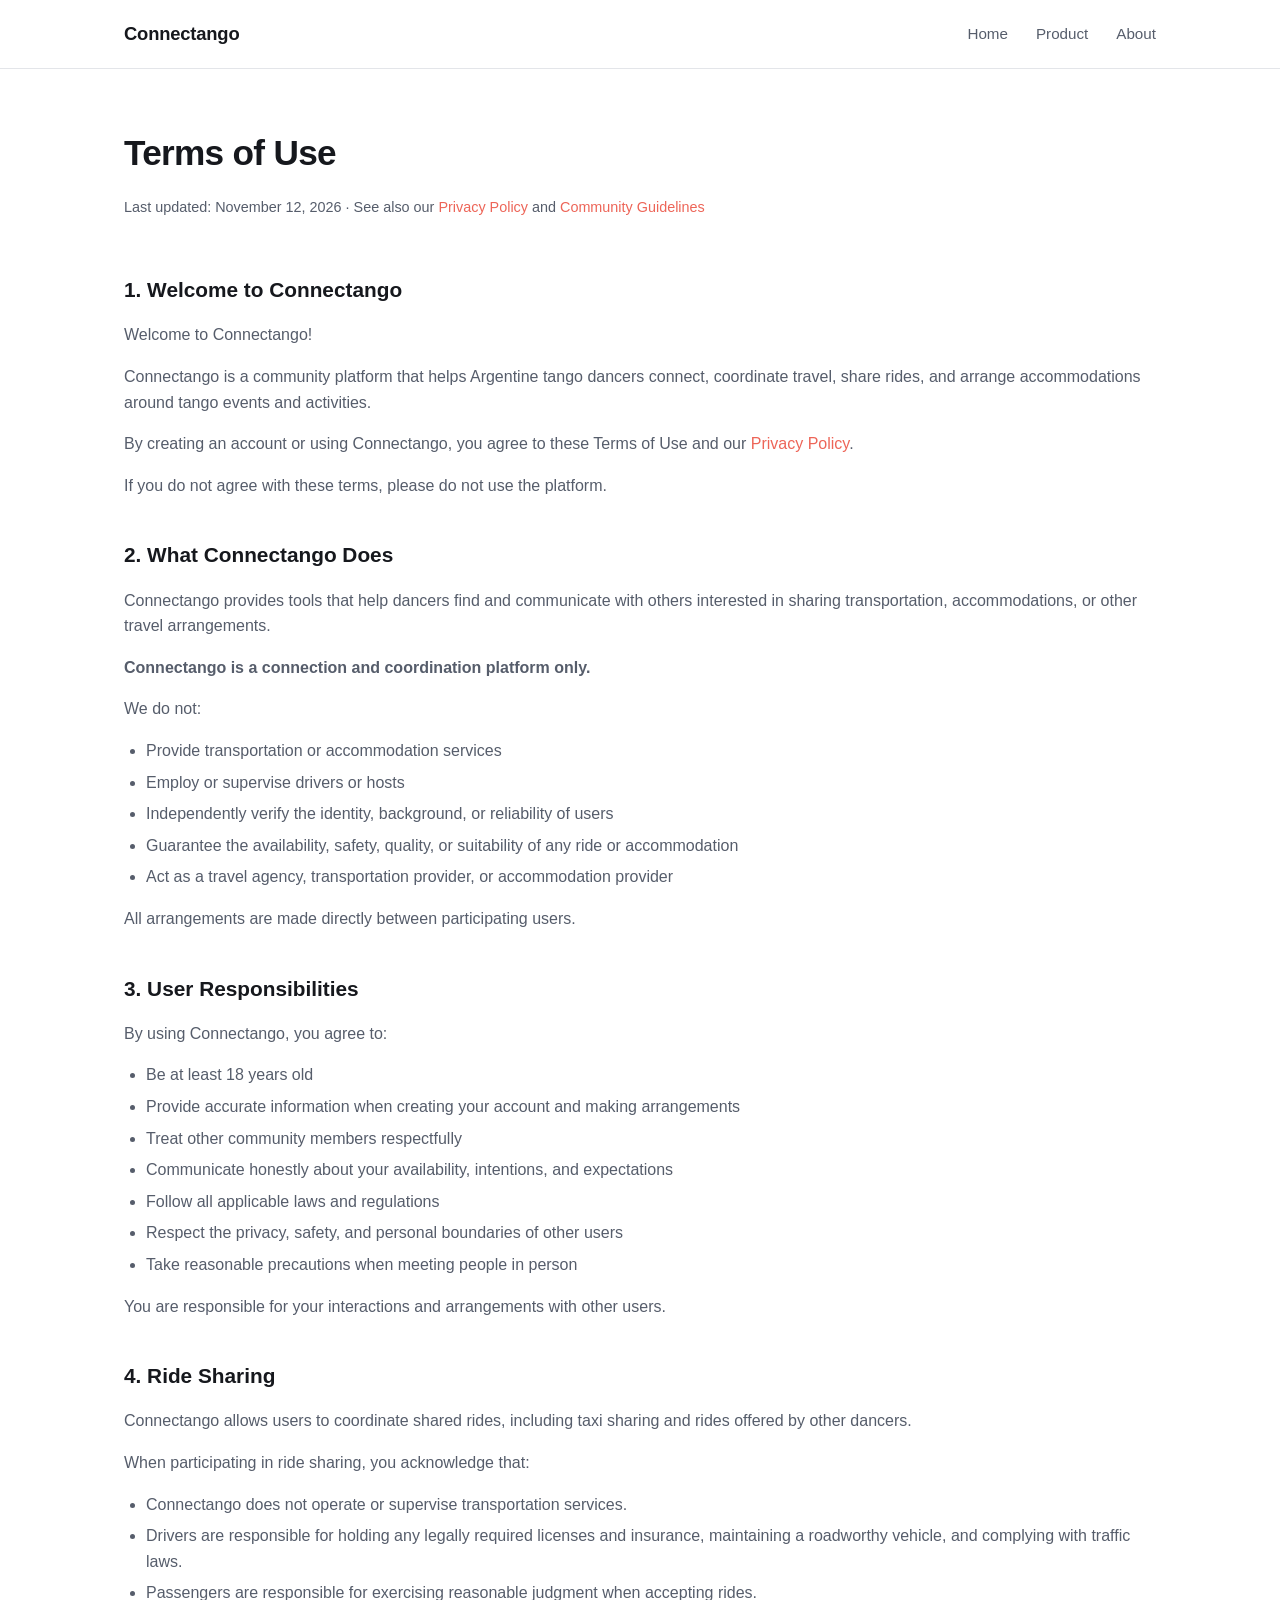
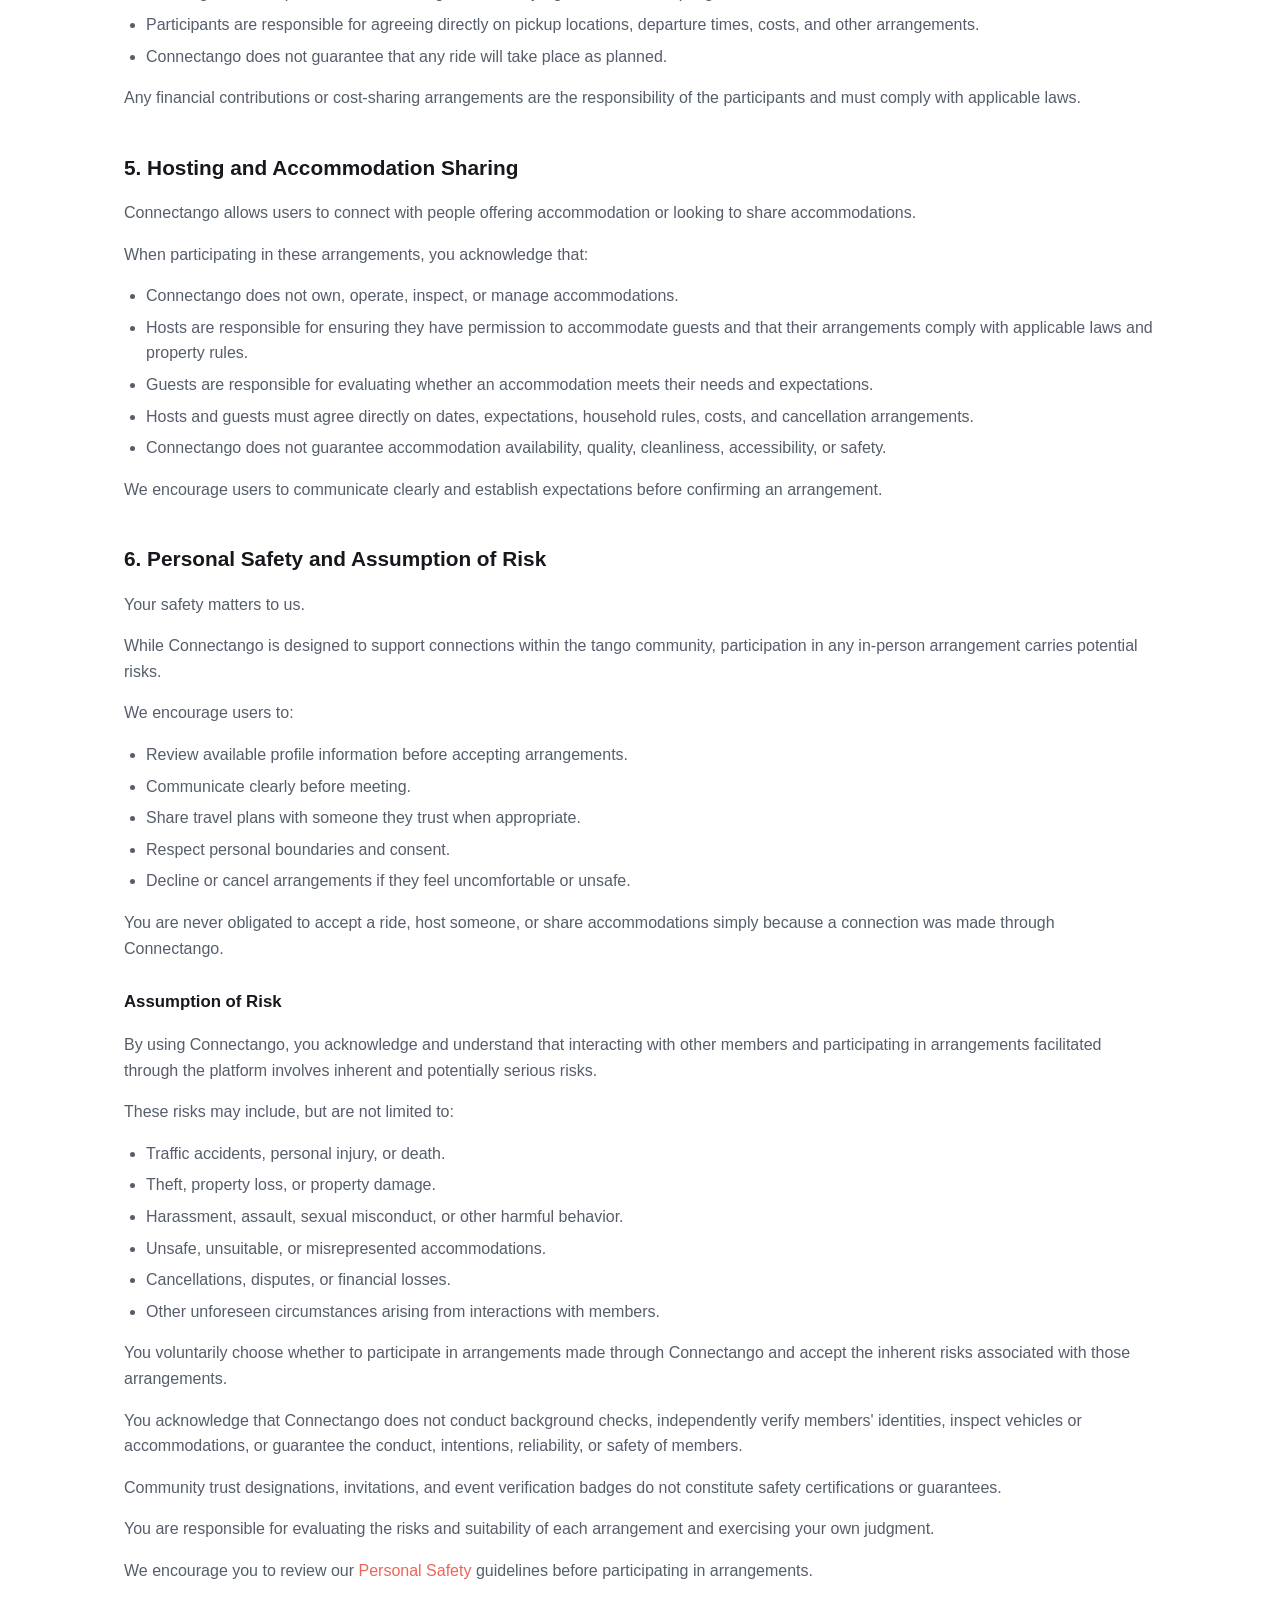
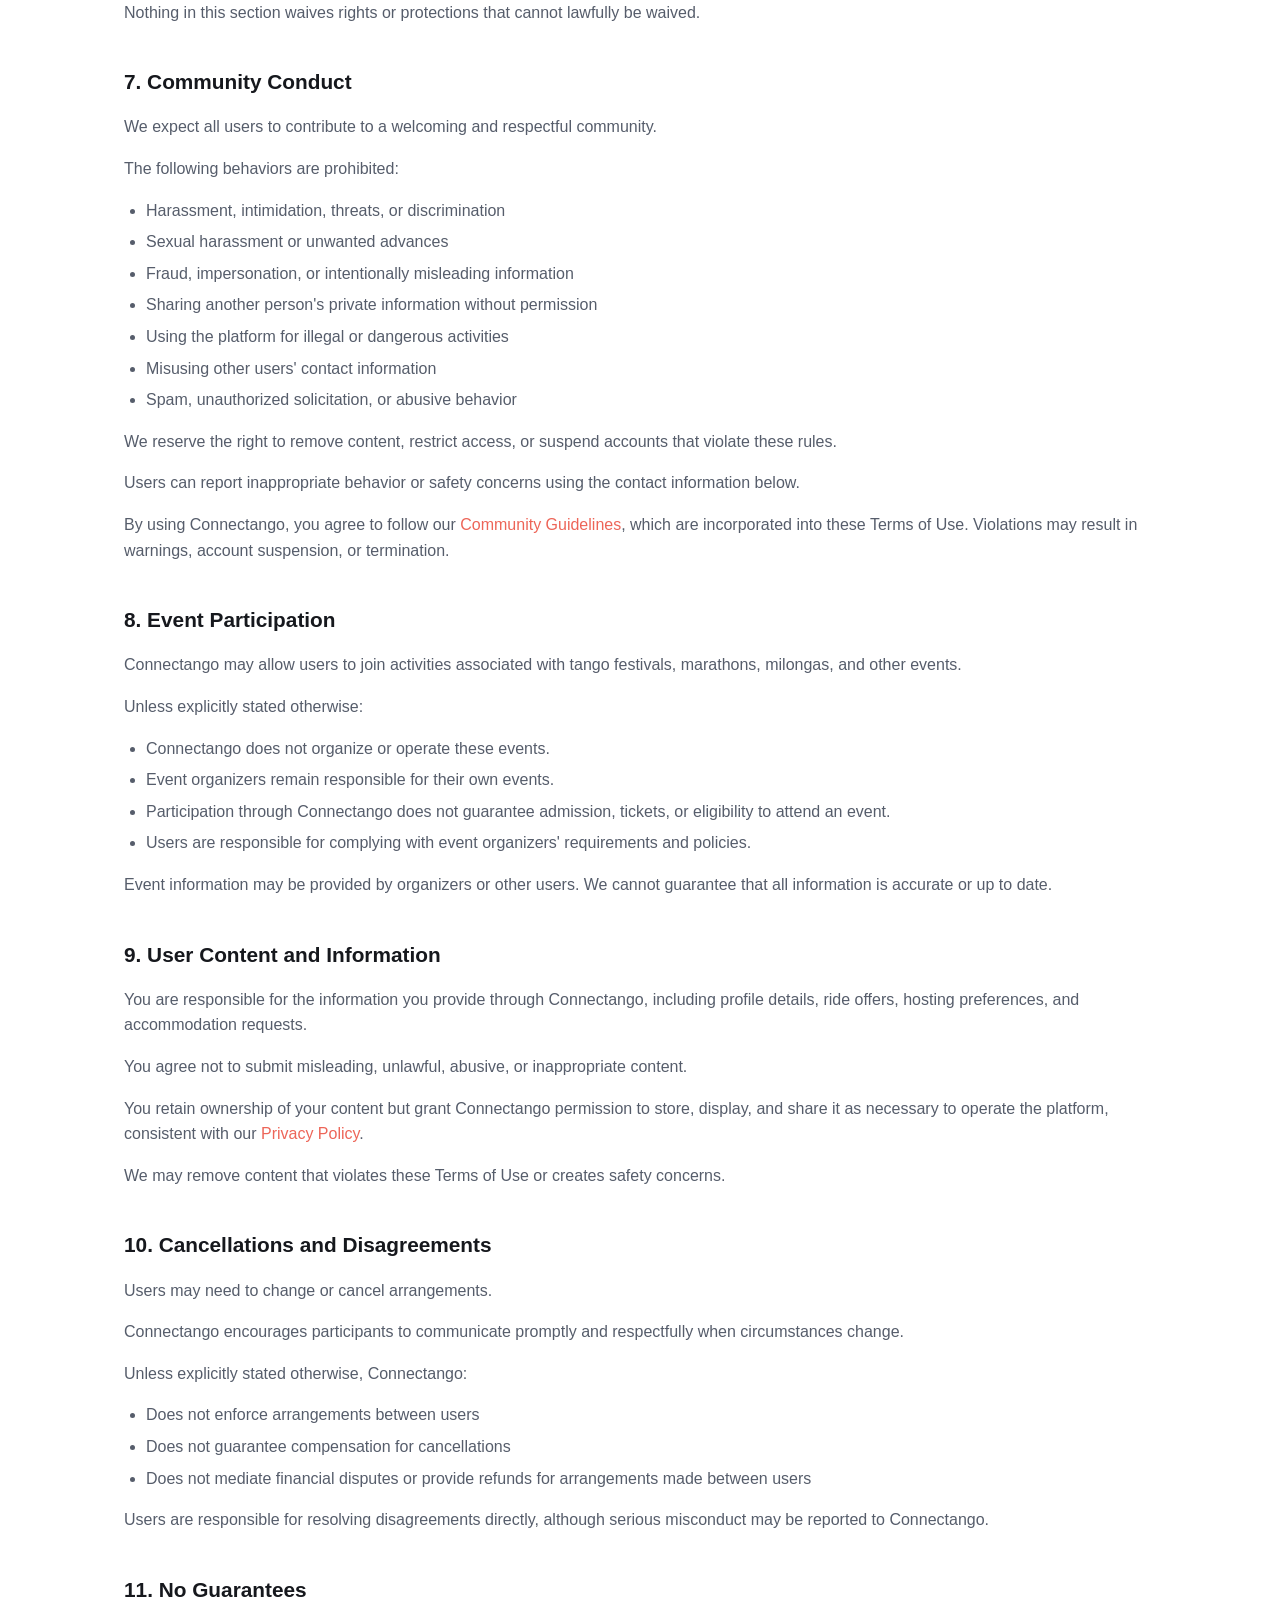
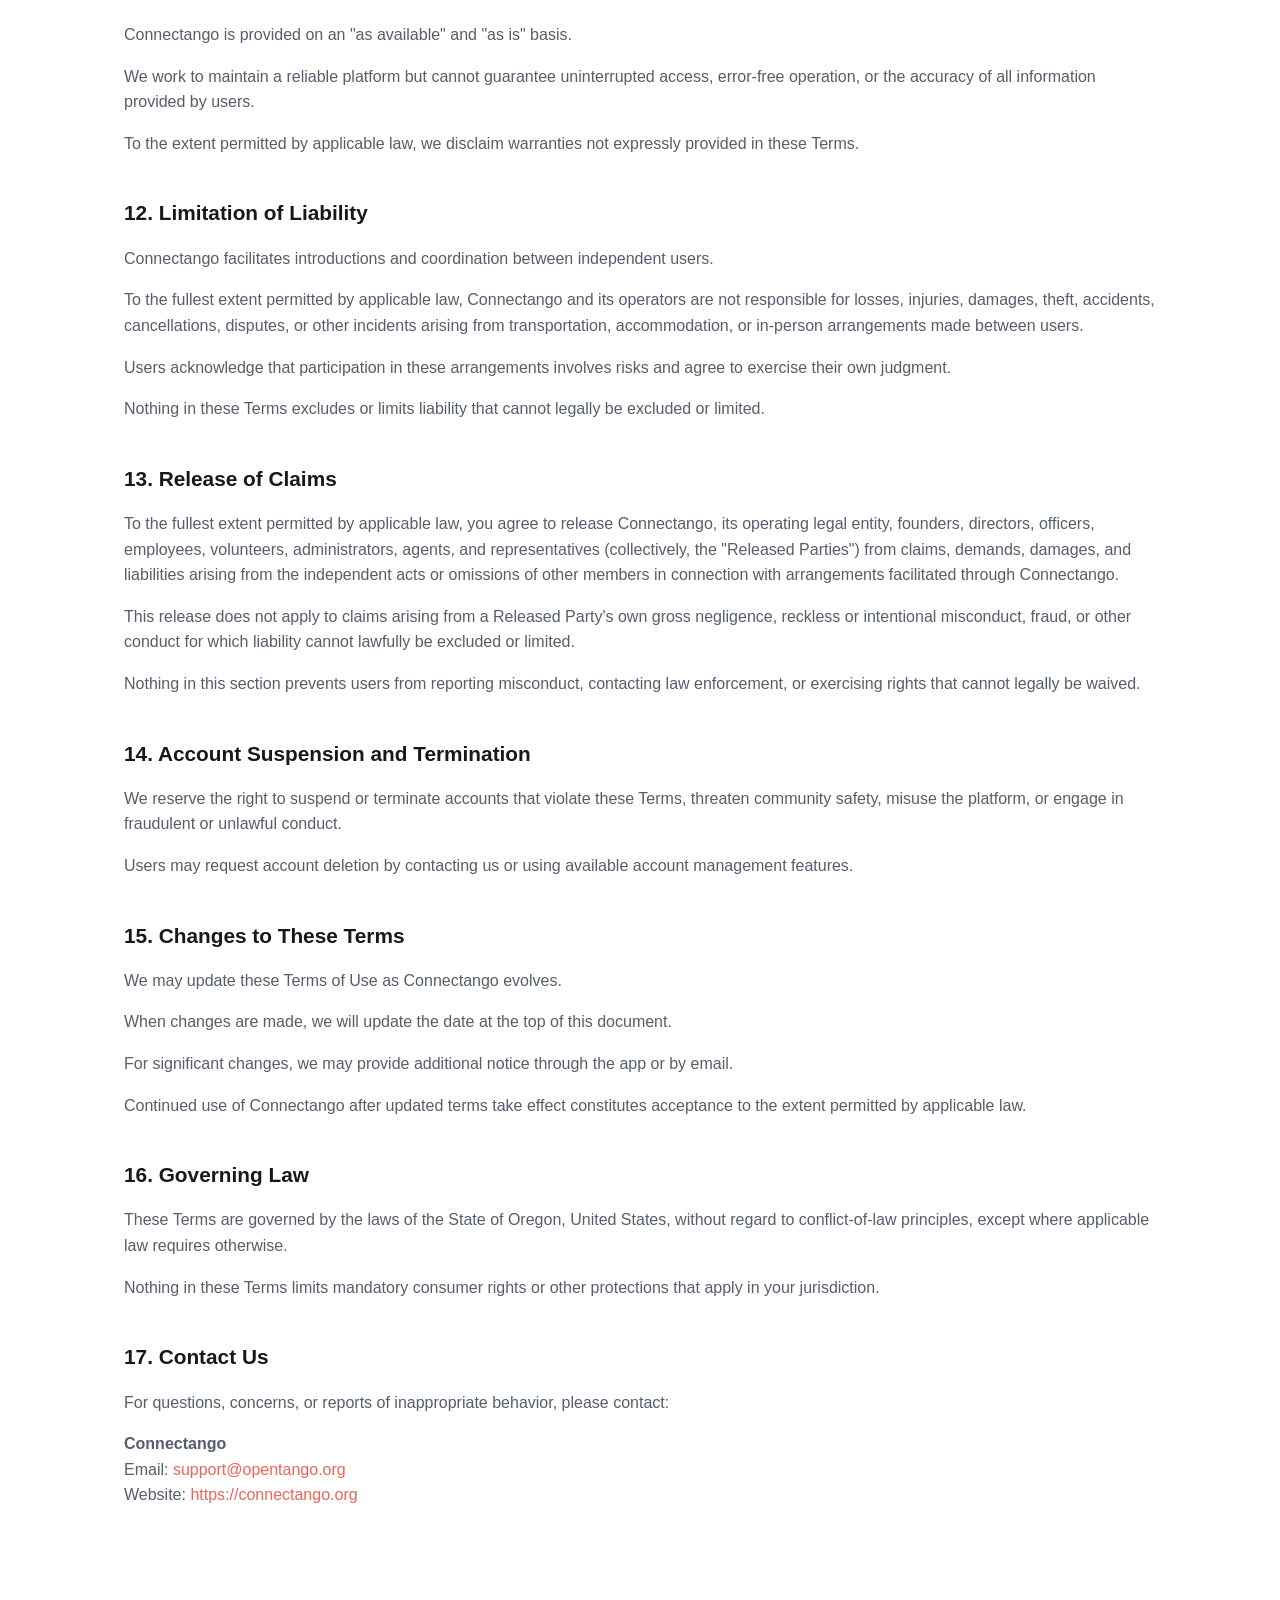
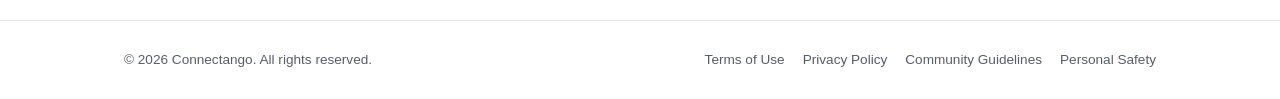
<file: terms.html>
<!doctype html>
<html lang="en">
<head>
  <meta charset="utf-8" />
  <meta name="viewport" content="width=device-width, initial-scale=1" />
  <title>Terms of Use — Connectango</title>
  <meta name="description" content="Terms of Use for Connectango." />
  <link rel="canonical" href="https://connectango.org/terms.html" />
  <link rel="stylesheet" href="css/styles.css" />
</head>
<body>
  <header class="site-header">
    <div class="wrap">
      <a class="logo" href="index.html">Connectango</a>
      <button class="nav-toggle" aria-label="Toggle navigation" aria-expanded="false">Menu</button>
      <nav class="site-nav">
        <a href="index.html">Home</a>
        <a href="about-app.html">Product</a>
        <a href="about-us.html">About</a>
      </nav>
    </div>
  </header>

  <main>
    <div class="wrap">
      <div class="page-header">
        <h1>Terms of Use</h1>
        <p class="meta">Last updated: November 12, 2026 · See also our <a href="privacy-policy.html">Privacy Policy</a> and <a href="community-guidelines.html">Community Guidelines</a></p>
      </div>

      <section class="content">
        <h2>1. Welcome to Connectango</h2>
        <p>Welcome to Connectango!</p>
        <p>Connectango is a community platform that helps Argentine tango dancers connect, coordinate travel, share rides, and arrange accommodations around tango events and activities.</p>
        <p>By creating an account or using Connectango, you agree to these Terms of Use and our <a href="privacy-policy.html">Privacy Policy</a>.</p>
        <p>If you do not agree with these terms, please do not use the platform.</p>

        <h2>2. What Connectango Does</h2>
        <p>Connectango provides tools that help dancers find and communicate with others interested in sharing transportation, accommodations, or other travel arrangements.</p>
        <p><strong>Connectango is a connection and coordination platform only.</strong></p>
        <p>We do not:</p>
        <ul>
          <li>Provide transportation or accommodation services</li>
          <li>Employ or supervise drivers or hosts</li>
          <li>Independently verify the identity, background, or reliability of users</li>
          <li>Guarantee the availability, safety, quality, or suitability of any ride or accommodation</li>
          <li>Act as a travel agency, transportation provider, or accommodation provider</li>
        </ul>
        <p>All arrangements are made directly between participating users.</p>

        <h2>3. User Responsibilities</h2>
        <p>By using Connectango, you agree to:</p>
        <ul>
          <li>Be at least 18 years old</li>
          <li>Provide accurate information when creating your account and making arrangements</li>
          <li>Treat other community members respectfully</li>
          <li>Communicate honestly about your availability, intentions, and expectations</li>
          <li>Follow all applicable laws and regulations</li>
          <li>Respect the privacy, safety, and personal boundaries of other users</li>
          <li>Take reasonable precautions when meeting people in person</li>
        </ul>
        <p>You are responsible for your interactions and arrangements with other users.</p>

        <h2>4. Ride Sharing</h2>
        <p>Connectango allows users to coordinate shared rides, including taxi sharing and rides offered by other dancers.</p>
        <p>When participating in ride sharing, you acknowledge that:</p>
        <ul>
          <li>Connectango does not operate or supervise transportation services.</li>
          <li>Drivers are responsible for holding any legally required licenses and insurance, maintaining a roadworthy vehicle, and complying with traffic laws.</li>
          <li>Passengers are responsible for exercising reasonable judgment when accepting rides.</li>
          <li>Participants are responsible for agreeing directly on pickup locations, departure times, costs, and other arrangements.</li>
          <li>Connectango does not guarantee that any ride will take place as planned.</li>
        </ul>
        <p>Any financial contributions or cost-sharing arrangements are the responsibility of the participants and must comply with applicable laws.</p>

        <h2>5. Hosting and Accommodation Sharing</h2>
        <p>Connectango allows users to connect with people offering accommodation or looking to share accommodations.</p>
        <p>When participating in these arrangements, you acknowledge that:</p>
        <ul>
          <li>Connectango does not own, operate, inspect, or manage accommodations.</li>
          <li>Hosts are responsible for ensuring they have permission to accommodate guests and that their arrangements comply with applicable laws and property rules.</li>
          <li>Guests are responsible for evaluating whether an accommodation meets their needs and expectations.</li>
          <li>Hosts and guests must agree directly on dates, expectations, household rules, costs, and cancellation arrangements.</li>
          <li>Connectango does not guarantee accommodation availability, quality, cleanliness, accessibility, or safety.</li>
        </ul>
        <p>We encourage users to communicate clearly and establish expectations before confirming an arrangement.</p>

        <h2>6. Personal Safety and Assumption of Risk</h2>
        <p>Your safety matters to us.</p>
        <p>While Connectango is designed to support connections within the tango community, participation in any in-person arrangement carries potential risks.</p>
        <p>We encourage users to:</p>
        <ul>
          <li>Review available profile information before accepting arrangements.</li>
          <li>Communicate clearly before meeting.</li>
          <li>Share travel plans with someone they trust when appropriate.</li>
          <li>Respect personal boundaries and consent.</li>
          <li>Decline or cancel arrangements if they feel uncomfortable or unsafe.</li>
        </ul>
        <p>You are never obligated to accept a ride, host someone, or share accommodations simply because a connection was made through Connectango.</p>
        <h3>Assumption of Risk</h3>
        <p>By using Connectango, you acknowledge and understand that interacting with other members and participating in arrangements facilitated through the platform involves inherent and potentially serious risks.</p>
        <p>These risks may include, but are not limited to:</p>
        <ul>
          <li>Traffic accidents, personal injury, or death.</li>
          <li>Theft, property loss, or property damage.</li>
          <li>Harassment, assault, sexual misconduct, or other harmful behavior.</li>
          <li>Unsafe, unsuitable, or misrepresented accommodations.</li>
          <li>Cancellations, disputes, or financial losses.</li>
          <li>Other unforeseen circumstances arising from interactions with members.</li>
        </ul>
        <p>You voluntarily choose whether to participate in arrangements made through Connectango and accept the inherent risks associated with those arrangements.</p>
        <p>You acknowledge that Connectango does not conduct background checks, independently verify members' identities, inspect vehicles or accommodations, or guarantee the conduct, intentions, reliability, or safety of members.</p>
        <p>Community trust designations, invitations, and event verification badges do not constitute safety certifications or guarantees.</p>
        <p>You are responsible for evaluating the risks and suitability of each arrangement and exercising your own judgment.</p>
        <p>We encourage you to review our <a href="personal-safety.html">Personal Safety</a> guidelines before participating in arrangements.</p>
        <p>Nothing in this section waives rights or protections that cannot lawfully be waived.</p>

        <h2>7. Community Conduct</h2>
        <p>We expect all users to contribute to a welcoming and respectful community.</p>
        <p>The following behaviors are prohibited:</p>
        <ul>
          <li>Harassment, intimidation, threats, or discrimination</li>
          <li>Sexual harassment or unwanted advances</li>
          <li>Fraud, impersonation, or intentionally misleading information</li>
          <li>Sharing another person's private information without permission</li>
          <li>Using the platform for illegal or dangerous activities</li>
          <li>Misusing other users' contact information</li>
          <li>Spam, unauthorized solicitation, or abusive behavior</li>
        </ul>
        <p>We reserve the right to remove content, restrict access, or suspend accounts that violate these rules.</p>
        <p>Users can report inappropriate behavior or safety concerns using the contact information below.</p>
        <p>By using Connectango, you agree to follow our <a href="community-guidelines.html">Community Guidelines</a>, which are incorporated into these Terms of Use. Violations may result in warnings, account suspension, or termination.</p>

        <h2>8. Event Participation</h2>
        <p>Connectango may allow users to join activities associated with tango festivals, marathons, milongas, and other events.</p>
        <p>Unless explicitly stated otherwise:</p>
        <ul>
          <li>Connectango does not organize or operate these events.</li>
          <li>Event organizers remain responsible for their own events.</li>
          <li>Participation through Connectango does not guarantee admission, tickets, or eligibility to attend an event.</li>
          <li>Users are responsible for complying with event organizers' requirements and policies.</li>
        </ul>
        <p>Event information may be provided by organizers or other users. We cannot guarantee that all information is accurate or up to date.</p>

        <h2>9. User Content and Information</h2>
        <p>You are responsible for the information you provide through Connectango, including profile details, ride offers, hosting preferences, and accommodation requests.</p>
        <p>You agree not to submit misleading, unlawful, abusive, or inappropriate content.</p>
        <p>You retain ownership of your content but grant Connectango permission to store, display, and share it as necessary to operate the platform, consistent with our <a href="privacy-policy.html">Privacy Policy</a>.</p>
        <p>We may remove content that violates these Terms of Use or creates safety concerns.</p>

        <h2>10. Cancellations and Disagreements</h2>
        <p>Users may need to change or cancel arrangements.</p>
        <p>Connectango encourages participants to communicate promptly and respectfully when circumstances change.</p>
        <p>Unless explicitly stated otherwise, Connectango:</p>
        <ul>
          <li>Does not enforce arrangements between users</li>
          <li>Does not guarantee compensation for cancellations</li>
          <li>Does not mediate financial disputes or provide refunds for arrangements made between users</li>
        </ul>
        <p>Users are responsible for resolving disagreements directly, although serious misconduct may be reported to Connectango.</p>

        <h2>11. No Guarantees</h2>
        <p>Connectango is provided on an "as available" and "as is" basis.</p>
        <p>We work to maintain a reliable platform but cannot guarantee uninterrupted access, error-free operation, or the accuracy of all information provided by users.</p>
        <p>To the extent permitted by applicable law, we disclaim warranties not expressly provided in these Terms.</p>

        <h2>12. Limitation of Liability</h2>
        <p>Connectango facilitates introductions and coordination between independent users.</p>
        <p>To the fullest extent permitted by applicable law, Connectango and its operators are not responsible for losses, injuries, damages, theft, accidents, cancellations, disputes, or other incidents arising from transportation, accommodation, or in-person arrangements made between users.</p>
        <p>Users acknowledge that participation in these arrangements involves risks and agree to exercise their own judgment.</p>
        <p>Nothing in these Terms excludes or limits liability that cannot legally be excluded or limited.</p>

        <h2>13. Release of Claims</h2>
        <p>To the fullest extent permitted by applicable law, you agree to release Connectango, its operating legal entity, founders, directors, officers, employees, volunteers, administrators, agents, and representatives (collectively, the "Released Parties") from claims, demands, damages, and liabilities arising from the independent acts or omissions of other members in connection with arrangements facilitated through Connectango.</p>
        <p>This release does not apply to claims arising from a Released Party's own gross negligence, reckless or intentional misconduct, fraud, or other conduct for which liability cannot lawfully be excluded or limited.</p>
        <p>Nothing in this section prevents users from reporting misconduct, contacting law enforcement, or exercising rights that cannot legally be waived.</p>

        <h2>14. Account Suspension and Termination</h2>
        <p>We reserve the right to suspend or terminate accounts that violate these Terms, threaten community safety, misuse the platform, or engage in fraudulent or unlawful conduct.</p>
        <p>Users may request account deletion by contacting us or using available account management features.</p>

        <h2>15. Changes to These Terms</h2>
        <p>We may update these Terms of Use as Connectango evolves.</p>
        <p>When changes are made, we will update the date at the top of this document.</p>
        <p>For significant changes, we may provide additional notice through the app or by email.</p>
        <p>Continued use of Connectango after updated terms take effect constitutes acceptance to the extent permitted by applicable law.</p>

        <h2>16. Governing Law</h2>
        <p>These Terms are governed by the laws of the State of Oregon, United States, without regard to conflict-of-law principles, except where applicable law requires otherwise.</p>
        <p>Nothing in these Terms limits mandatory consumer rights or other protections that apply in your jurisdiction.</p>

        <h2>17. Contact Us</h2>
        <p>For questions, concerns, or reports of inappropriate behavior, please contact:</p>
        <p>
          <strong>Connectango</strong><br />
          Email: <a href="mailto:support@opentango.org">support@opentango.org</a><br />
          Website: <a href="https://connectango.org">https://connectango.org</a>
        </p>
      </section>
    </div>
  </main>

  <footer class="site-footer">
    <div class="wrap">
      <span>&copy; 2026 Connectango. All rights reserved.</span>
      <nav>
        <a href="terms.html">Terms of Use</a>
        <a href="privacy-policy.html">Privacy Policy</a>
        <a href="community-guidelines.html">Community Guidelines</a>
        <a href="personal-safety.html">Personal Safety</a>
      </nav>
    </div>
  </footer>

  <script src="js/main.js"></script>
</body>
</html>
</file>
<file: css/styles.css>
:root {
  --bg: #ffffff;
  --bg-alt: #f5f6f8;
  --text: #16181d;
  --text-muted: #565d6b;
  --accent: #ed6558;
  --accent-hover: #c85449;
  --border: #e3e5e9;
  --radius: 10px;
  --max-width: 1080px;
}

@media (prefers-color-scheme: dark) {
  :root {
    --bg: #14161a;
    --bg-alt: #1b1e24;
    --text: #eef0f3;
    --text-muted: #9aa1ad;
    --accent: #ff806a;
    --accent-hover: #ff9a86;
    --border: #2a2d34;
  }
}

* {
  box-sizing: border-box;
}

html {
  -webkit-text-size-adjust: 100%;
}

body {
  margin: 0;
  font-family: -apple-system, BlinkMacSystemFont, "Segoe UI", Roboto, Helvetica, Arial, sans-serif;
  background: var(--bg);
  color: var(--text);
  line-height: 1.6;
}

a {
  color: var(--accent);
  text-decoration: none;
}

a:hover {
  color: var(--accent-hover);
}

.wrap {
  max-width: var(--max-width);
  margin: 0 auto;
  padding: 0 24px;
}

/* Header */

.site-header {
  border-bottom: 1px solid var(--border);
}

.site-header .wrap {
  display: flex;
  align-items: center;
  justify-content: space-between;
  height: 68px;
}

.logo {
  font-weight: 700;
  font-size: 1.15rem;
  color: var(--text);
  letter-spacing: -0.01em;
}

.logo:hover {
  color: var(--accent);
}

.site-nav {
  display: flex;
  gap: 28px;
}

.site-nav a {
  color: var(--text-muted);
  font-size: 0.95rem;
  font-weight: 500;
}

.site-nav a:hover,
.site-nav a[aria-current="page"] {
  color: var(--text);
}

.nav-toggle {
  display: none;
  background: none;
  border: 1px solid var(--border);
  border-radius: 8px;
  padding: 8px 10px;
  color: var(--text);
  cursor: pointer;
}

@media (max-width: 640px) {
  .nav-toggle {
    display: block;
  }

  .site-nav {
    position: absolute;
    top: 68px;
    left: 0;
    right: 0;
    background: var(--bg);
    border-bottom: 1px solid var(--border);
    flex-direction: column;
    gap: 0;
    padding: 8px 24px 16px;
    display: none;
  }

  .site-nav.open {
    display: flex;
  }

  .site-nav a {
    padding: 10px 0;
    border-bottom: 1px solid var(--border);
  }

  .site-nav a:last-child {
    border-bottom: none;
  }

  .site-header .wrap {
    position: relative;
  }
}

/* Hero */

.hero {
  padding: 96px 0 88px;
  text-align: center;
}

.eyebrow {
  display: inline-block;
  font-size: 0.8rem;
  font-weight: 600;
  letter-spacing: 0.06em;
  text-transform: uppercase;
  color: var(--accent);
  background: color-mix(in srgb, var(--accent) 12%, transparent);
  padding: 6px 14px;
  border-radius: 999px;
  margin-bottom: 24px;
}

.hero h1 {
  font-size: clamp(2.2rem, 5vw, 3.4rem);
  line-height: 1.1;
  letter-spacing: -0.02em;
  margin: 0 0 20px;
}

.hero p.lead {
  font-size: 1.15rem;
  color: var(--text-muted);
  max-width: 560px;
  margin: 0 auto 36px;
}

.cta-row {
  display: flex;
  gap: 14px;
  justify-content: center;
  flex-wrap: wrap;
}

.btn {
  display: inline-block;
  padding: 12px 24px;
  border-radius: 8px;
  font-weight: 600;
  font-size: 0.95rem;
  border: 1px solid transparent;
}

.btn-primary {
  background: var(--accent);
  color: #fff;
}

.btn-primary:hover {
  background: var(--accent-hover);
  color: #fff;
}

.btn-secondary {
  background: transparent;
  border-color: var(--border);
  color: var(--text);
}

.btn-secondary:hover {
  border-color: var(--accent);
  color: var(--accent);
}

/* Content sections (terms / pilot) */

.page-header {
  padding: 56px 0 8px;
}

.page-header h1 {
  font-size: 2.2rem;
  letter-spacing: -0.02em;
  margin: 0 0 8px;
}

.page-header .meta {
  color: var(--text-muted);
  font-size: 0.9rem;
}

.content {
  padding: 32px 0 96px;
}

.content h2 {
  font-size: 1.3rem;
  margin: 40px 0 12px;
}

.content h2:first-child {
  margin-top: 0;
}

.content h3 {
  font-size: 1.05rem;
  margin: 28px 0 8px;
  color: var(--text);
}

.content p,
.content li {
  color: var(--text-muted);
}

.content ol,
.content ul {
  padding-left: 22px;
}

.content ul li,
.content ol li {
  margin-bottom: 6px;
}

.content hr {
  border: none;
  border-top: 1px solid var(--border);
  margin: 48px 0;
}

.placeholder {
  background: var(--bg-alt);
  border: 1px dashed var(--border);
  border-radius: var(--radius);
  padding: 20px;
  color: var(--text-muted);
  font-size: 0.92rem;
}

.placeholder-inline {
  background: color-mix(in srgb, var(--accent) 16%, transparent);
  color: var(--text);
  padding: 1px 6px;
  border-radius: 4px;
  font-weight: 600;
  font-size: 0.92em;
}

.callout {
  background: var(--bg-alt);
  border: 1px solid var(--border);
  border-radius: var(--radius);
  padding: 24px;
  margin: 24px 0;
}

.step-list {
  list-style: none;
  padding: 0;
  margin: 24px 0;
  counter-reset: step;
}

.step-list li {
  counter-increment: step;
  position: relative;
  padding: 4px 0 24px 44px;
  color: var(--text);
}

.step-list li::before {
  content: counter(step);
  position: absolute;
  left: 0;
  top: 0;
  width: 30px;
  height: 30px;
  border-radius: 50%;
  background: var(--accent);
  color: #fff;
  font-weight: 700;
  font-size: 0.85rem;
  display: flex;
  align-items: center;
  justify-content: center;
}

/* Footer */

.site-footer {
  border-top: 1px solid var(--border);
  padding: 28px 0;
}

.site-footer .wrap {
  display: flex;
  justify-content: space-between;
  align-items: center;
  flex-wrap: wrap;
  gap: 12px;
  font-size: 0.85rem;
  color: var(--text-muted);
}

.site-footer nav {
  display: flex;
  gap: 18px;
}

.site-footer a {
  color: var(--text-muted);
}

.site-footer a:hover {
  color: var(--accent);
}
</file>
